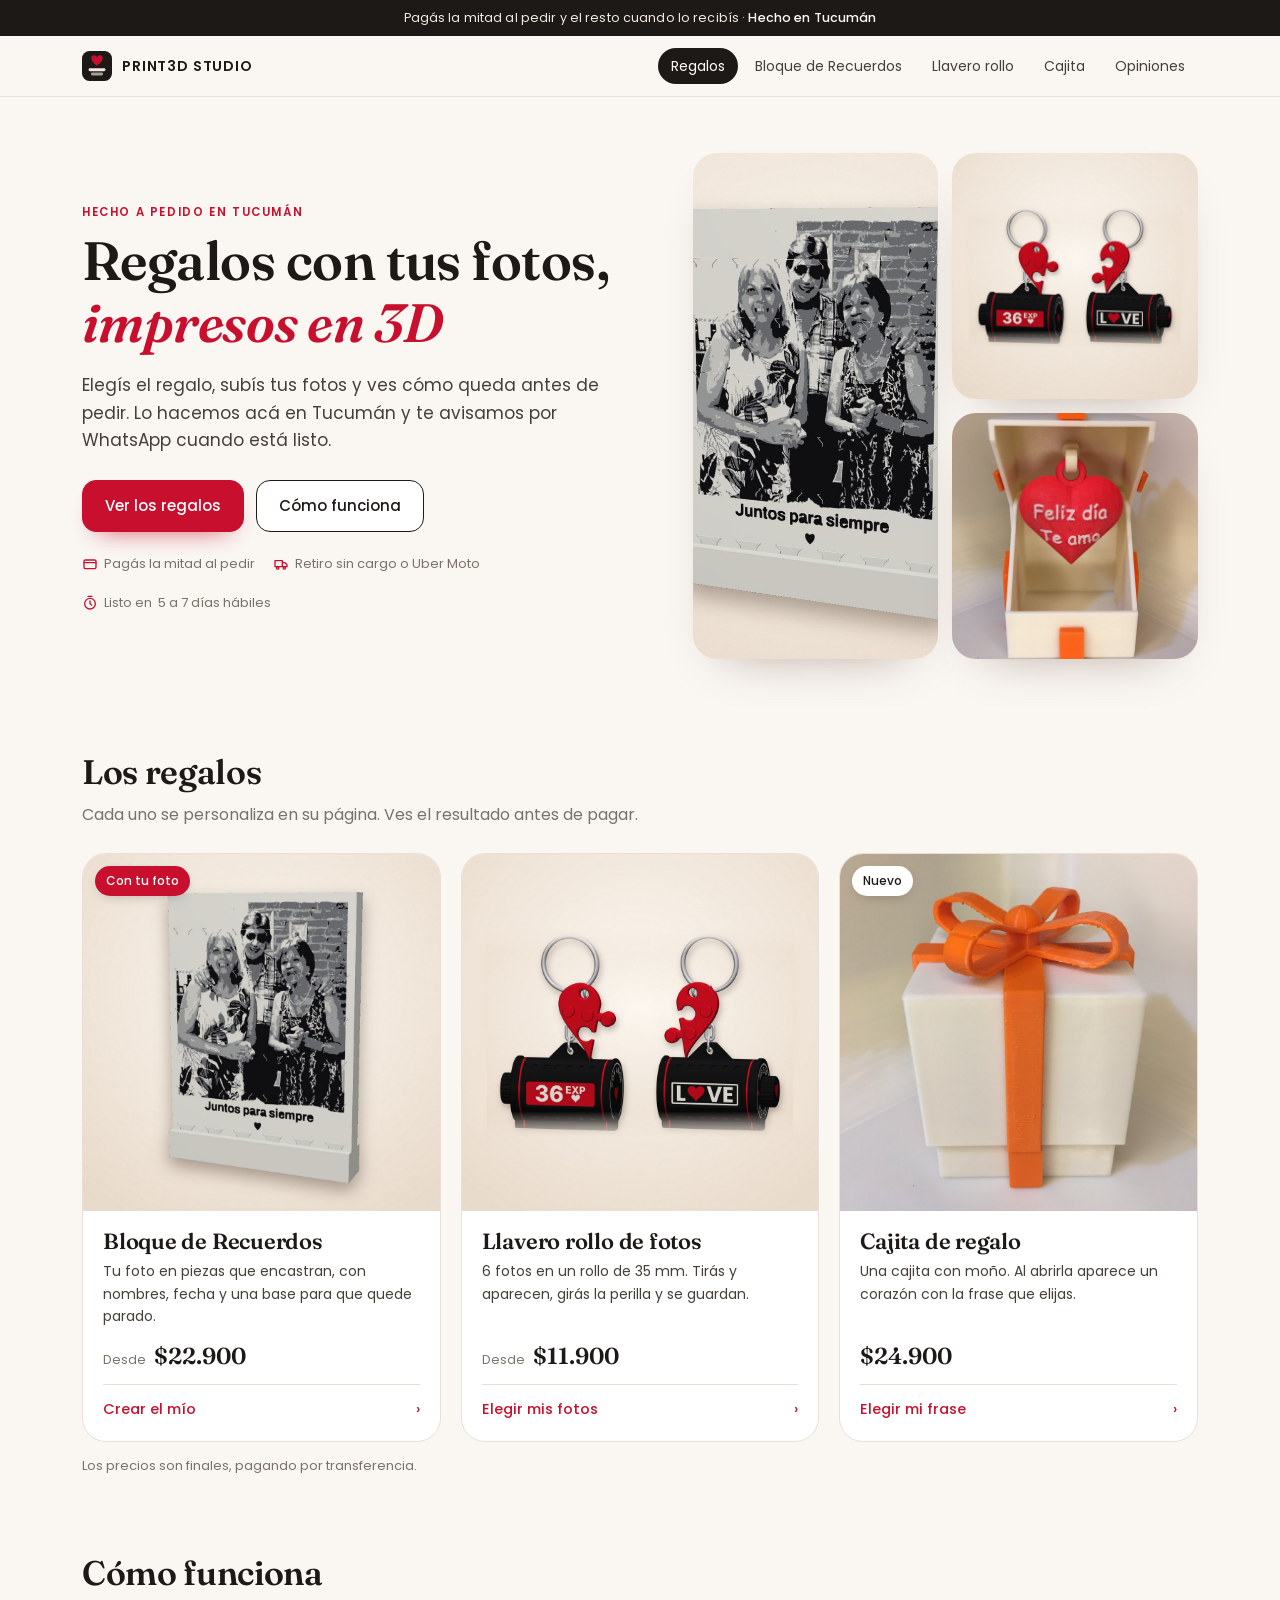
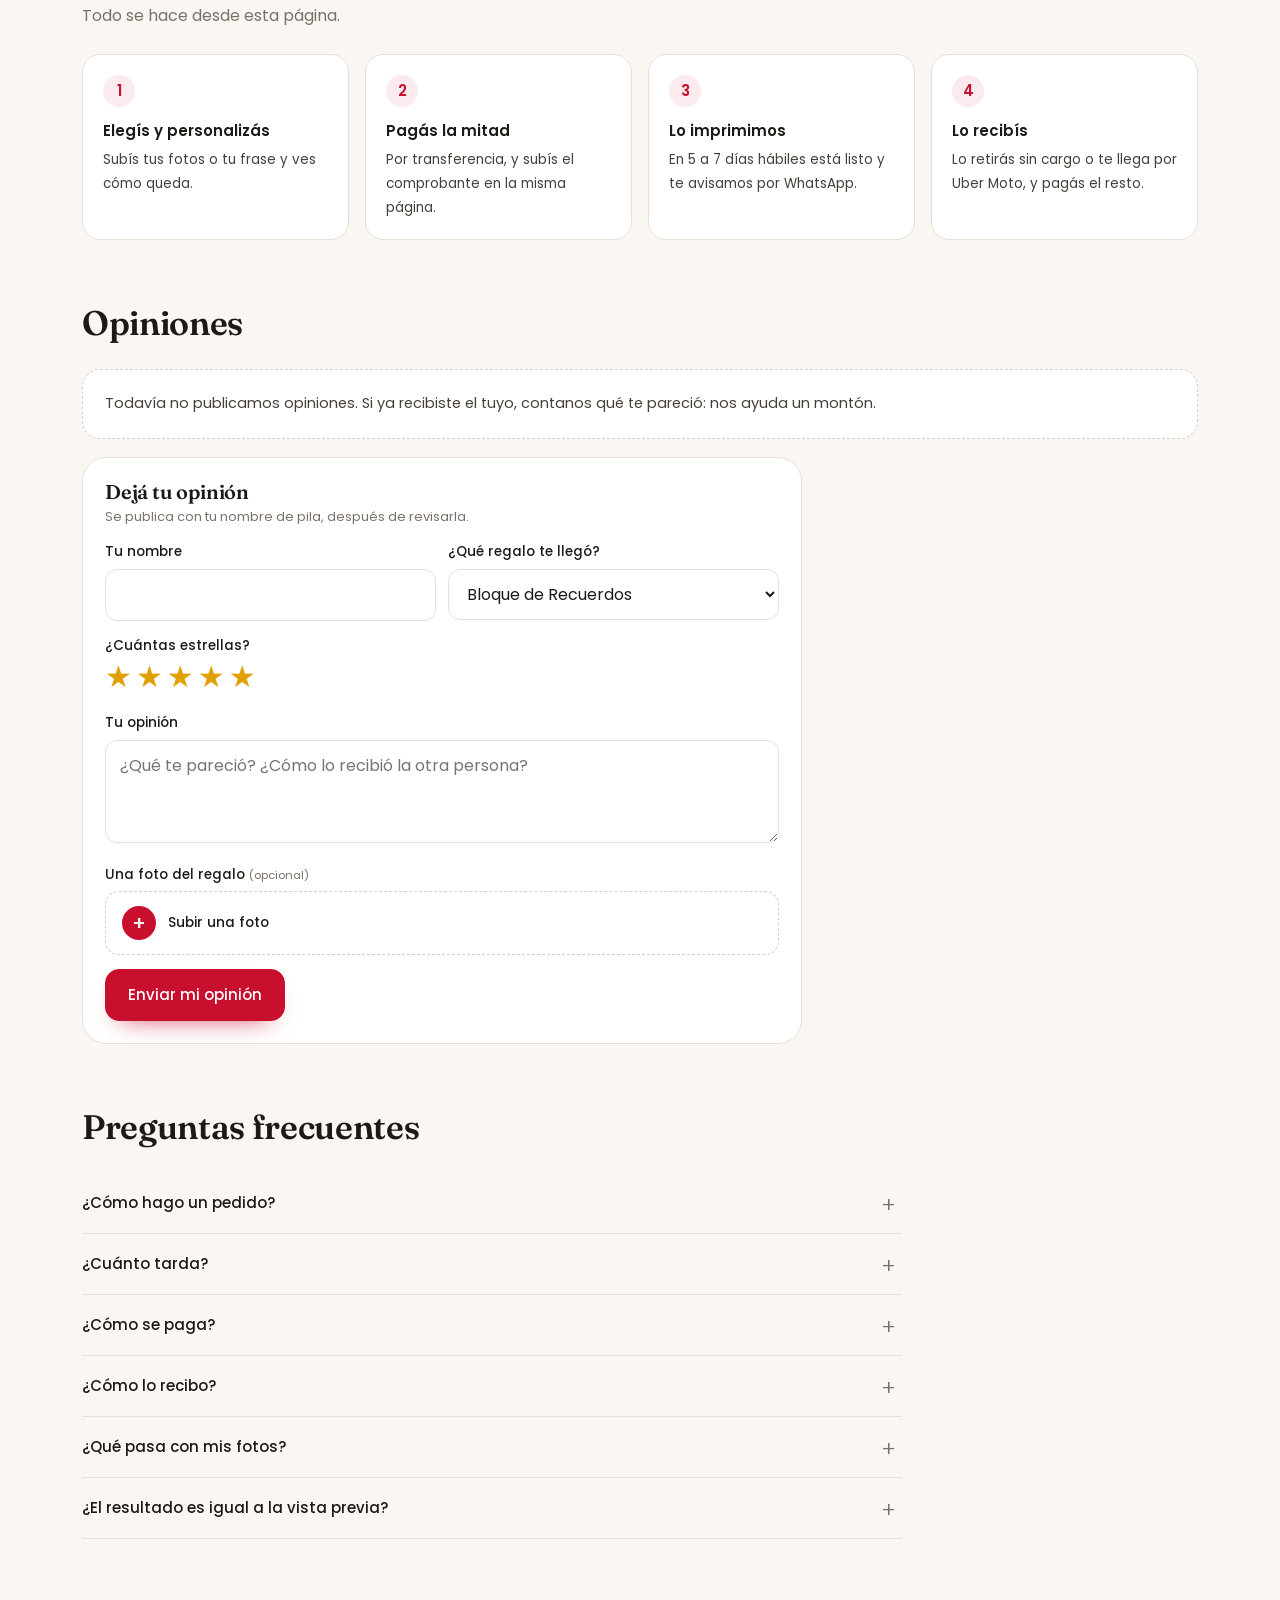
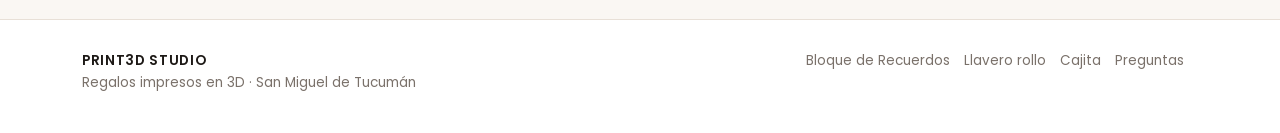
<file: index.html>
<!doctype html>
<html lang="es">
<head>
<meta charset="utf-8">
<meta name="viewport" content="width=device-width, initial-scale=1, viewport-fit=cover">
<title>PRINT3D STUDIO · Regalos con tus fotos, impresos en 3D</title>
<meta name="description" content="Bloque de Recuerdos, llavero rollo de fotos y cajita de regalo. Los personalizás en la página, ves cómo quedan y pagás la mitad. Hechos en Tucumán.">
<meta property="og:title" content="PRINT3D STUDIO · Regalos con tus fotos, impresos en 3D">
<meta property="og:description" content="Bloque de Recuerdos, llavero rollo de fotos y cajita de regalo. Los personalizás en la página, ves cómo quedan y pagás la mitad. Hechos en Tucumán.">
<meta property="og:image" content="bloque-1.jpg">
<meta property="og:type" content="website">
<meta name="theme-color" content="#faf7f3">
<link rel="icon" href="data:image/svg+xml,<svg viewBox='0 0 32 32' xmlns='http://www.w3.org/2000/svg'><rect width='32' height='32' rx='8' fill='%231d1916'/><rect x='7' y='18.5' width='18' height='3' rx='1.5' fill='%23f3ece4'/><rect x='9.5' y='23' width='13' height='3' rx='1.5' fill='%23a89d92'/><path d='M16 15.6s-6-3.6-6-7.5a3.1 3.1 0 0 1 6-1.5a3.1 3.1 0 0 1 6 1.5c0 3.9-6 7.5-6 7.5z' fill='%23c8102e'/></svg>">
<link rel="preconnect" href="https://fonts.googleapis.com"><link rel="preconnect" href="https://fonts.gstatic.com" crossorigin>
<link rel="stylesheet" href="https://fonts.googleapis.com/css2?family=Fraunces:ital,opsz,wght@0,9..144,500;0,9..144,600;1,9..144,500;1,9..144,600&family=Poppins:wght@400;500;600;700&display=swap">
<link rel="stylesheet" href="estilo.css">
</head>
<body>
<div class="announce">Pagás la mitad al pedir y el resto cuando lo recibís · <b>Hecho en Tucumán</b></div>
<header class="top"><div class="in">
  <a class="brand" href="index.html"><svg viewBox="0 0 32 32" aria-hidden="true"><rect width="32" height="32" rx="8" fill="#1d1916"/><rect x="7" y="18.5" width="18" height="3" rx="1.5" fill="#f3ece4"/><rect x="9.5" y="23" width="13" height="3" rx="1.5" fill="#a89d92"/><path d="M16 15.6s-6-3.6-6-7.5a3.1 3.1 0 0 1 6-1.5a3.1 3.1 0 0 1 6 1.5c0 3.9-6 7.5-6 7.5z" fill="#c8102e"/></svg><span data-t="nombre">PRINT3D STUDIO</span></a>
  <nav><a href="index.html#regalos" class="on">Regalos</a><a href="bloque.html">Bloque de Recuerdos</a><a href="rollo.html">Llavero rollo</a><a href="caja.html">Cajita</a><a href="index.html#opiniones">Opiniones</a></nav>
</div></header>
<main class="wrap">
<section class="hero">
  <div>
    <span class="eyebrow">Hecho a pedido en Tucumán</span>
    <h1>Regalos con tus fotos, <em>impresos en 3D</em></h1>
    <p>Elegís el regalo, subís tus fotos y ves cómo queda antes de pedir. Lo hacemos acá en Tucumán y te avisamos por WhatsApp cuando está listo.</p>
    <div class="ctas"><a class="btn primary" href="#regalos">Ver los regalos</a><a class="btn" href="#como">Cómo funciona</a></div>
    <div class="trustrow">
      <span><svg viewBox="0 0 24 24" fill="none" stroke="currentColor" stroke-width="2" stroke-linecap="round" stroke-linejoin="round"><rect x="3" y="6" width="18" height="13" rx="2"/><path d="M3 10h18"/></svg>Pagás la mitad al pedir</span>
      <span><svg viewBox="0 0 24 24" fill="none" stroke="currentColor" stroke-width="2" stroke-linecap="round" stroke-linejoin="round"><path d="M3 7h11v9H3zM14 10h4l3 3v3h-7"/><circle cx="7" cy="18" r="1.8"/><circle cx="17" cy="18" r="1.8"/></svg>Retiro sin cargo o Uber Moto</span>
      <span><svg viewBox="0 0 24 24" fill="none" stroke="currentColor" stroke-width="2" stroke-linecap="round"><circle cx="12" cy="13" r="8"/><path d="M12 9v4l2.5 2M9 2h6"/></svg>Listo en<span data-t="demora"></span></span>
    </div>
  </div>
  <div class="pics">
    <img src="bloque-1.jpg" alt="Bloque de Recuerdos">
    <img src="rollo-1.jpg" alt="Llaveros rollo de fotos">
    <img src="caja-2.jpg" alt="Cajita de regalo abierta">
  </div>
</section>

<section class="block" id="regalos">
  <header><h2>Los regalos</h2><p class="lead">Cada uno se personaliza en su página. Ves el resultado antes de pagar.</p></header>
  <div class="prods">
    <a class="pc" href="bloque.html">
      <div class="pimg"><img src="bloque-1.jpg" alt="Bloque de Recuerdos" loading="lazy"><span class="tag red">Con tu foto</span></div>
      <div class="pb"><h3>Bloque de Recuerdos</h3><p>Tu foto en piezas que encastran, con nombres, fecha y una base para que quede parado.</p>
        <div class="pr"><span>Desde</span><b id="pBloque"></b></div><span class="go">Crear el mío <span>›</span></span></div>
    </a>
    <a class="pc" href="rollo.html">
      <div class="pimg"><img src="rollo-1.jpg" alt="Llavero rollo de fotos" loading="lazy"></div>
      <div class="pb"><h3>Llavero rollo de fotos</h3><p>6 fotos en un rollo de 35 mm. Tirás y aparecen, girás la perilla y se guardan.</p>
        <div class="pr"><span>Desde</span><b id="pRollo"></b></div><span class="go">Elegir mis fotos <span>›</span></span></div>
    </a>
    <a class="pc" href="caja.html">
      <div class="pimg"><img src="caja-1.jpg" alt="Cajita de regalo" loading="lazy"><span class="tag">Nuevo</span></div>
      <div class="pb"><h3>Cajita de regalo</h3><p>Una cajita con moño. Al abrirla aparece un corazón con la frase que elijas.</p>
        <div class="pr"><b id="pCaja"></b></div><span class="go">Elegir mi frase <span>›</span></span></div>
    </a>
  </div>
  <p class="small" style="margin-top:14px">Los precios son finales, pagando por transferencia.</p>
</section>

<section class="block" id="como">
  <header><h2>Cómo funciona</h2><p class="lead">Todo se hace desde esta página.</p></header>
  <div class="steps">
    <div><b>Elegís y personalizás</b><span>Subís tus fotos o tu frase y ves cómo queda.</span></div>
    <div><b>Pagás la mitad</b><span>Por transferencia, y subís el comprobante en la misma página.</span></div>
    <div><b>Lo imprimimos</b><span>En <span data-t="demora"></span> está listo y te avisamos por WhatsApp.</span></div>
    <div><b>Lo recibís</b><span>Lo retirás sin cargo o te llega por Uber Moto, y pagás el resto.</span></div>
  </div>
</section>

<section class="block" id="opiniones">
  <header><h2>Opiniones</h2></header>
  <div id="revList"></div>
  <div id="revForm"></div>
</section>

<section class="block" id="preguntas">
  <header><h2>Preguntas frecuentes</h2></header>
  <div class="faq" id="faq"></div>
</section>
</main>

<footer class="foot"><div class="in">
  <div><b data-t="nombre">PRINT3D STUDIO</b><br>Regalos impresos en 3D · <span data-t="ciudad"></span></div>
  <div><a href="bloque.html">Bloque de Recuerdos</a><a href="rollo.html">Llavero rollo</a><a href="caja.html">Cajita</a><a href="index.html#preguntas">Preguntas</a></div>
</div></footer>
<script src="config.js"></script>
<script src="envio.js"></script>
<script src="tienda.js"></script>
<script>
(function () {
  const {T, $, money, esc} = window.Tienda;
  const b = T.bloque || {}, r = (T.rollo || []).map(p => p.precio), c = T.caja || {};
  if (b.precio) $("pBloque").textContent = money(b.precio);
  if (r.length) $("pRollo").textContent = money(Math.min(...r));
  if (c.precio) $("pCaja").textContent = money(c.precio);
  Tienda.renderOpiniones($("revList"));
  Tienda.formOpinion($("revForm"));
  Tienda.faq($("faq"), [
    ["¿Cómo hago un pedido?", "Entrás al regalo que te guste, lo personalizás en su página y ves cómo queda. Después completás tus datos, pagás la mitad por transferencia y subís el comprobante."],
    ["¿Cuánto tarda?", `Está listo en ${esc(T.demora || "pocos días")} desde que se acredita la seña. Te avisamos por WhatsApp.`],
    ["¿Cómo se paga?", "La mitad al hacer el pedido, por transferencia al alias que aparece en la página. La otra mitad, cuando lo recibís."],
    ["¿Cómo lo recibo?", (T.entregas || []).map(esc).join(". ") + "."],
    ["¿Qué pasa con mis fotos?", "Se usan solo para hacer tu pedido. No se publican ni se comparten."],
    ["¿El resultado es igual a la vista previa?", "Es muy parecido. Como es una impresión 3D, los tonos y los bordes pueden variar un poquito respecto de lo que ves en la pantalla."]
  ]);
})();
</script>
</body>
</html>
</file>
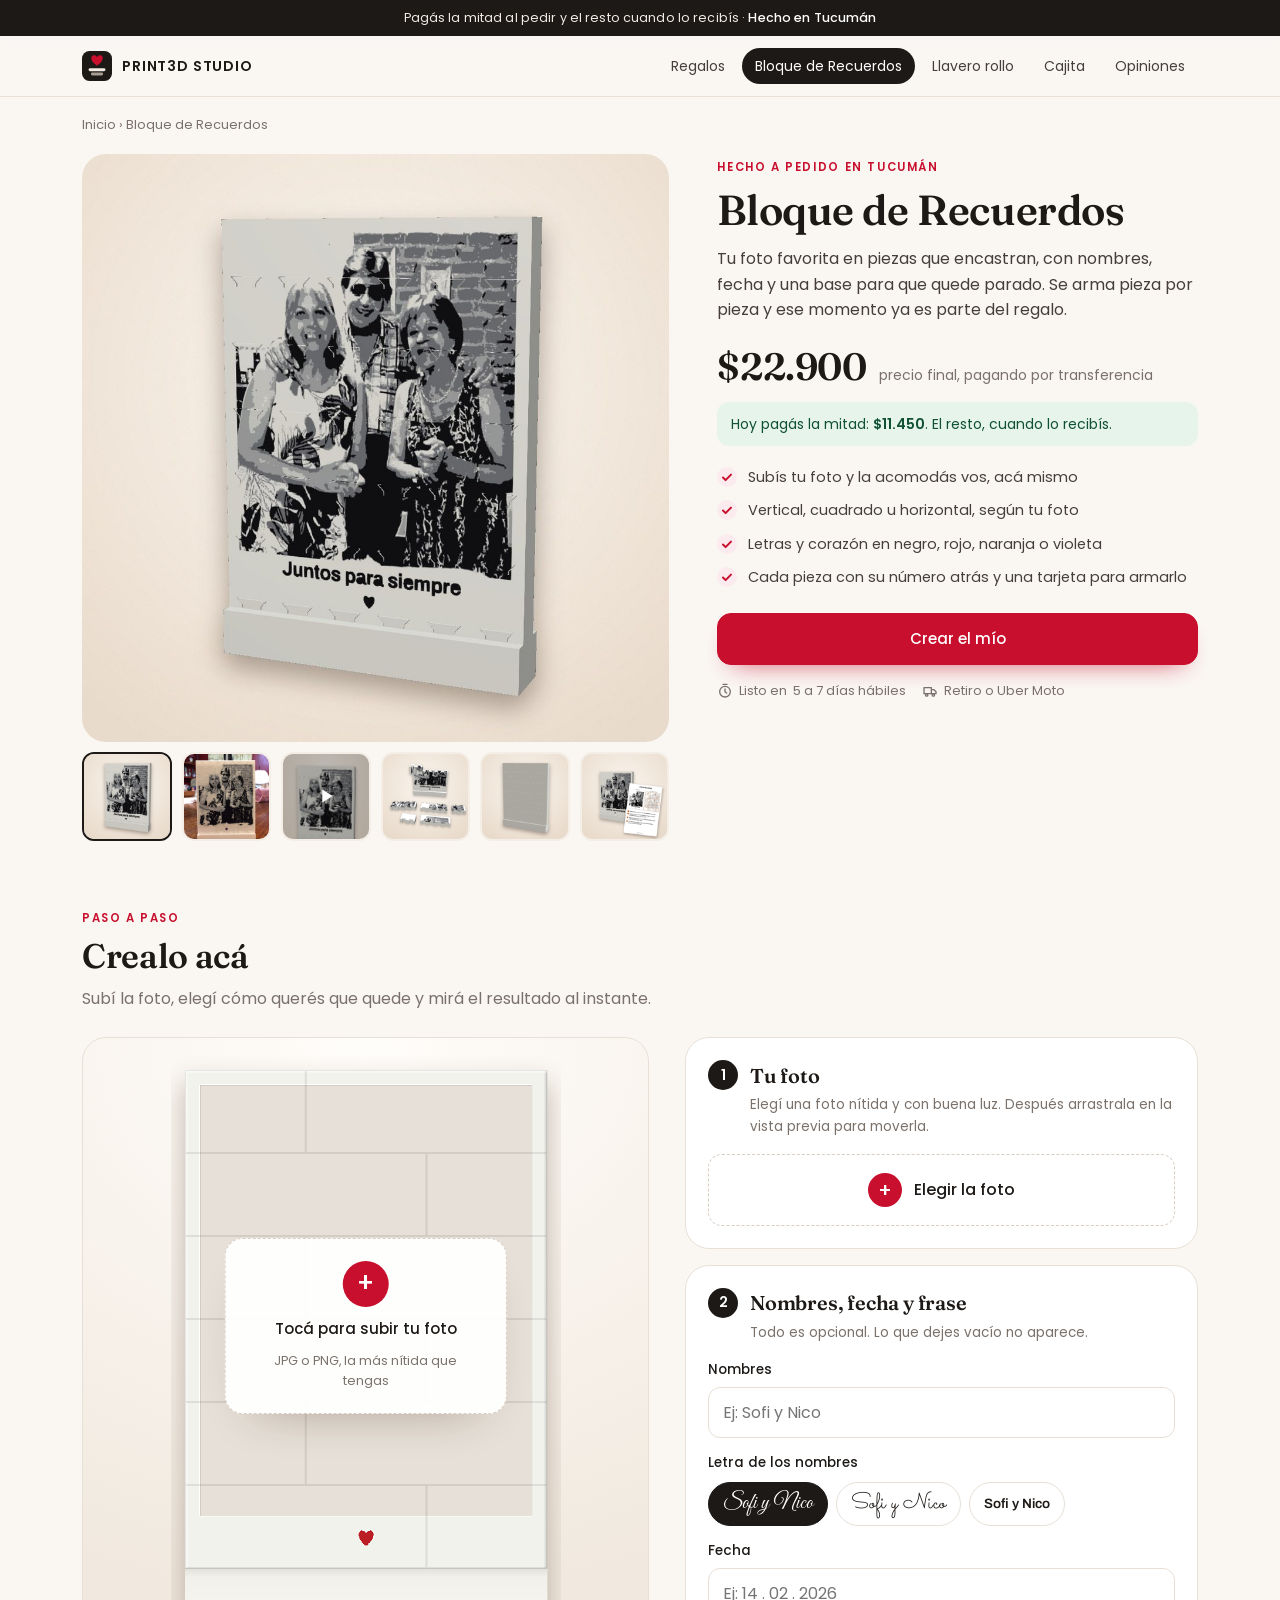
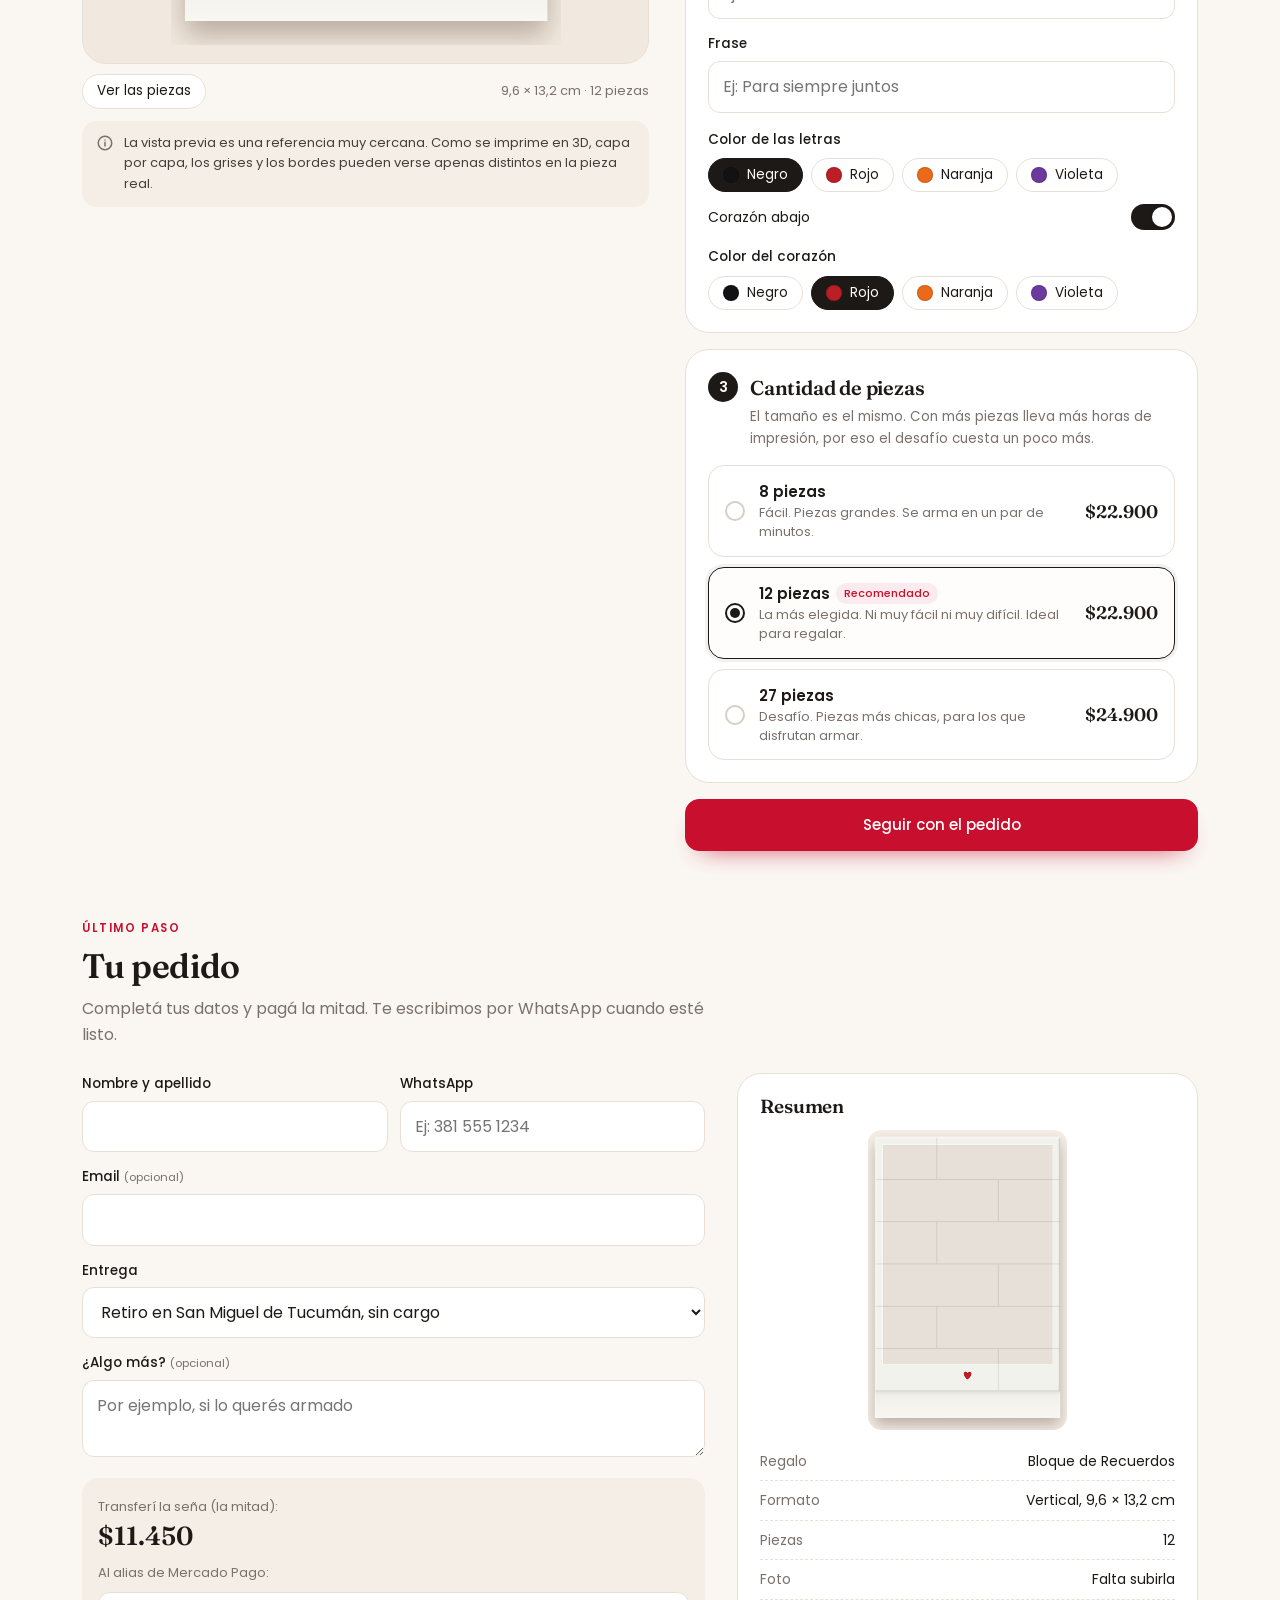
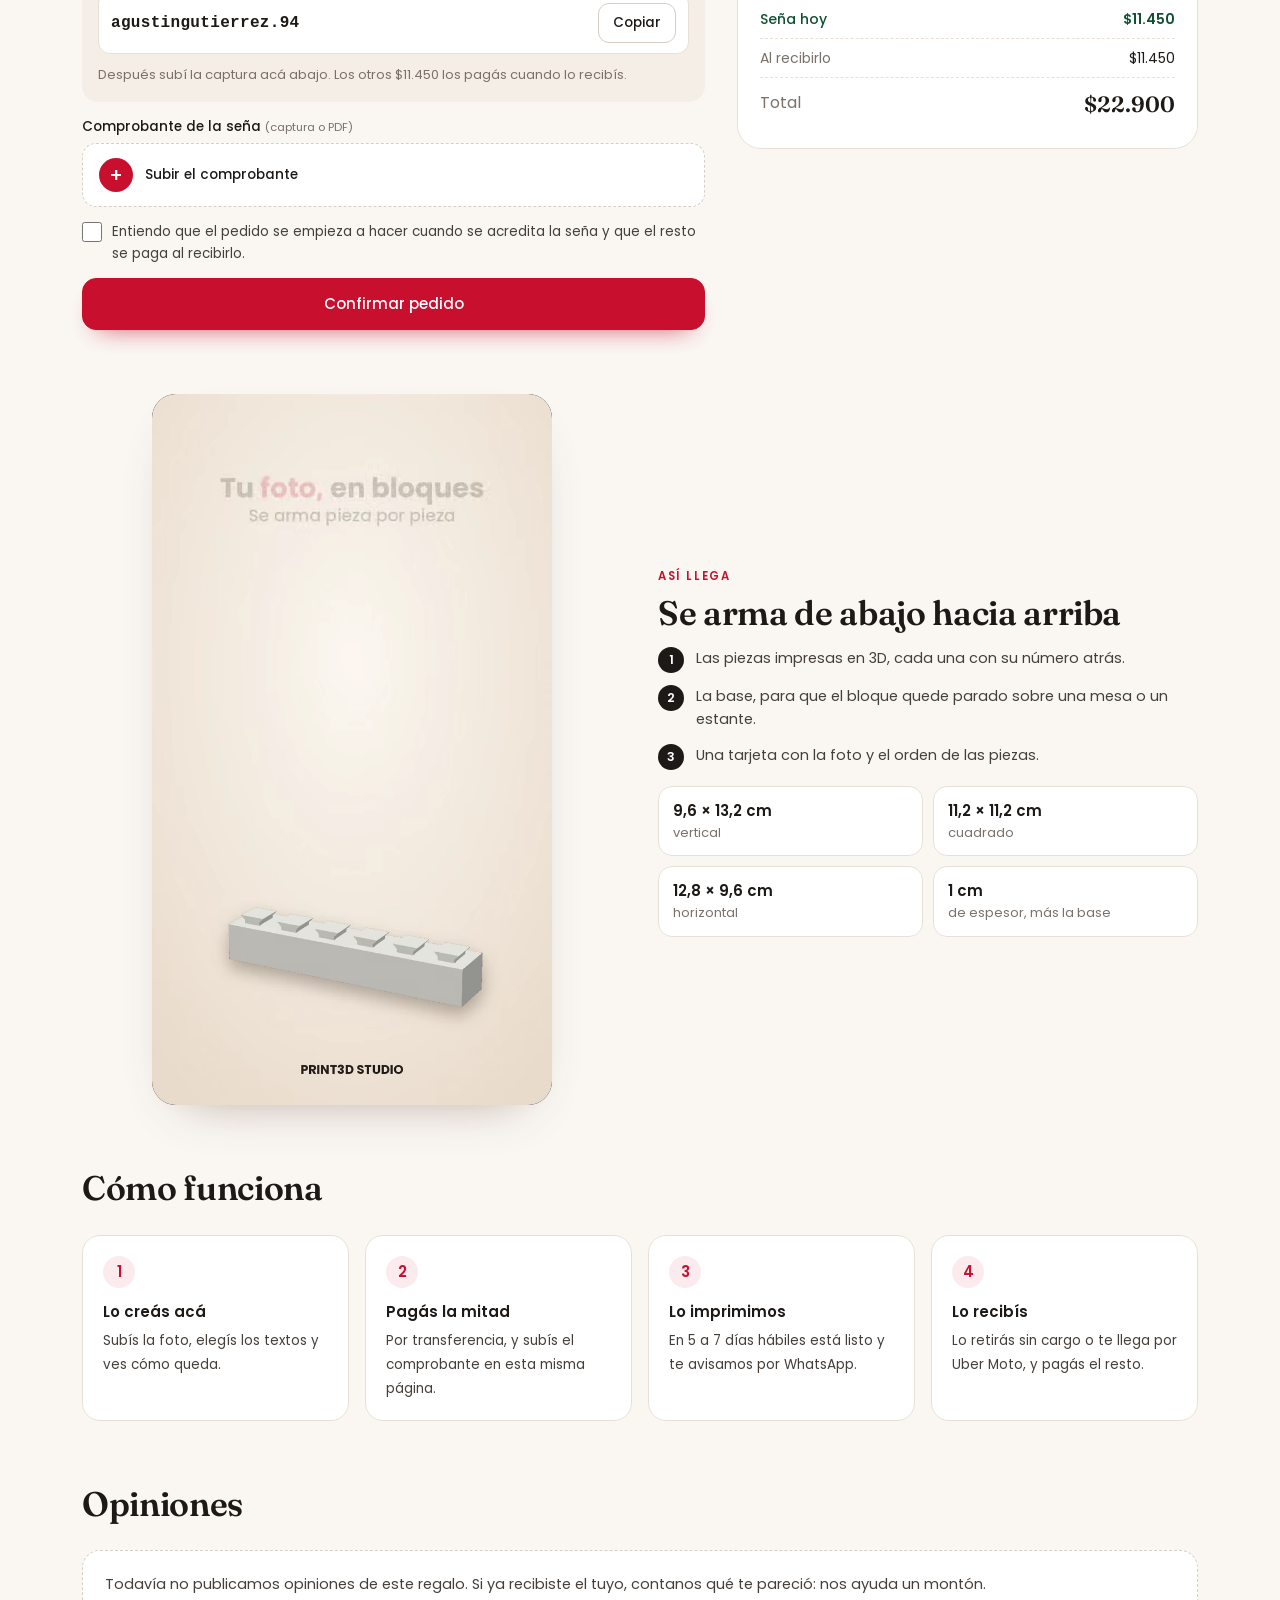
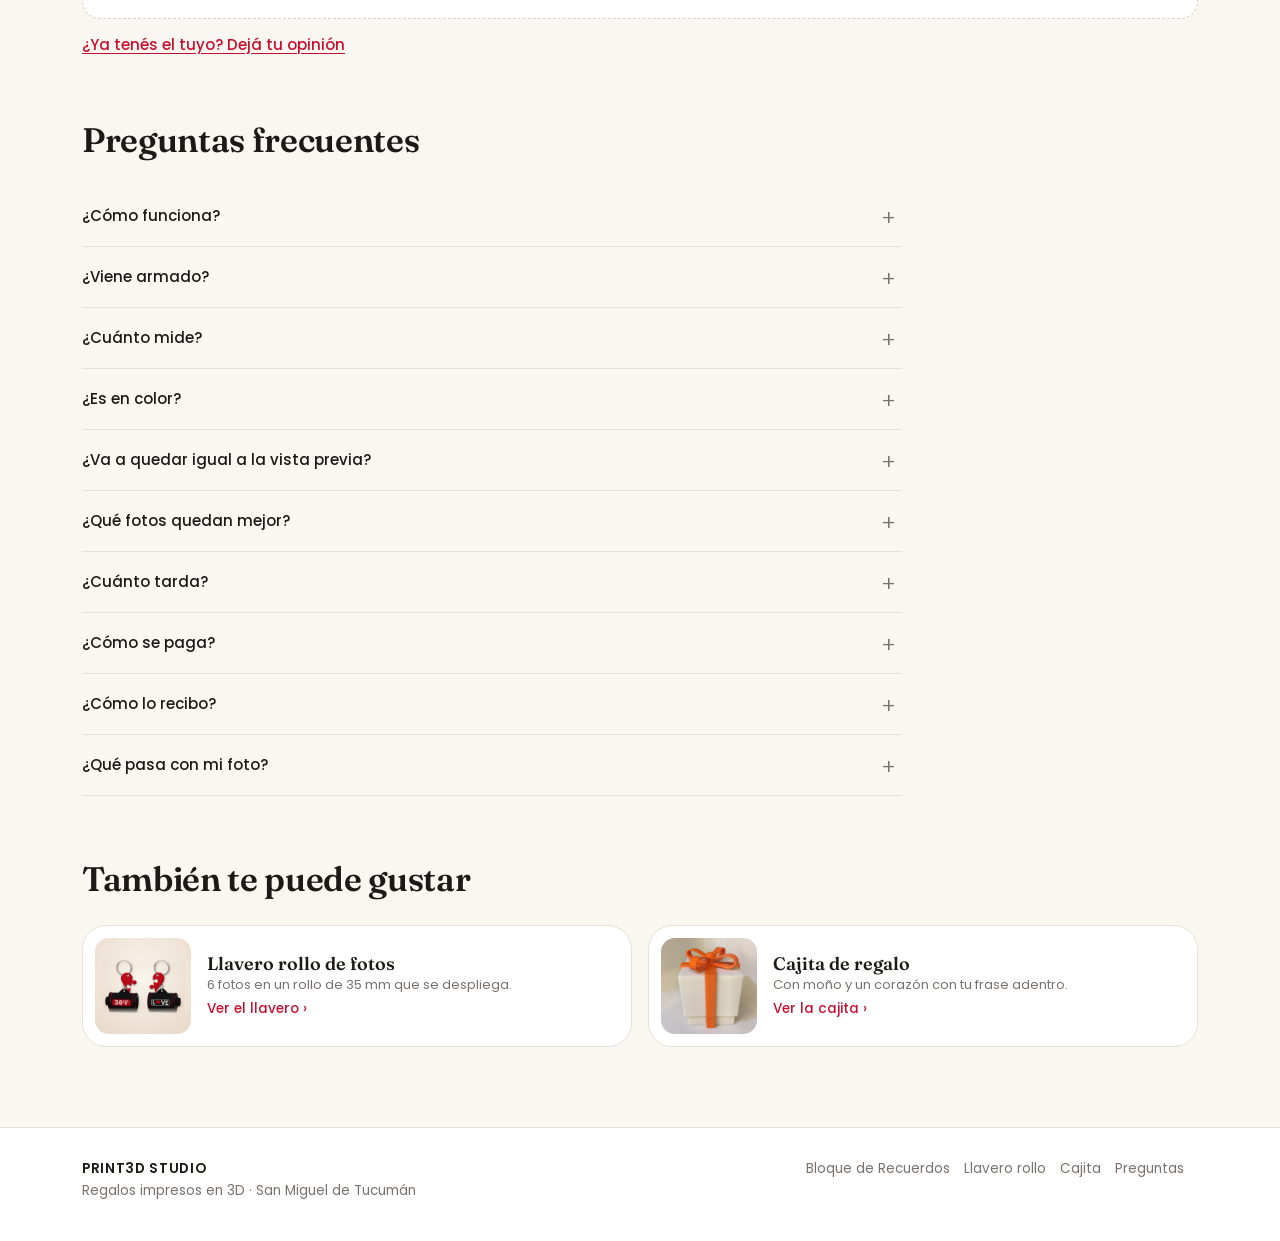
<file: bloque.html>
<!doctype html>
<html lang="es">
<head>
<meta charset="utf-8">
<meta name="viewport" content="width=device-width, initial-scale=1, viewport-fit=cover">
<title>Bloque de Recuerdos · Tu foto en piezas para armar</title>
<meta name="description" content="Tu foto en piezas impresas en 3D que encastran, con nombres, fecha y base. La creás en la página, ves cómo queda y pagás la mitad.">
<meta property="og:title" content="Bloque de Recuerdos · Tu foto en piezas para armar">
<meta property="og:description" content="Tu foto en piezas impresas en 3D que encastran, con nombres, fecha y base. La creás en la página, ves cómo queda y pagás la mitad.">
<meta property="og:image" content="bloque-1.jpg">
<meta property="og:type" content="website">
<meta name="theme-color" content="#faf7f3">
<link rel="icon" href="data:image/svg+xml,<svg viewBox='0 0 32 32' xmlns='http://www.w3.org/2000/svg'><rect width='32' height='32' rx='8' fill='%231d1916'/><rect x='7' y='18.5' width='18' height='3' rx='1.5' fill='%23f3ece4'/><rect x='9.5' y='23' width='13' height='3' rx='1.5' fill='%23a89d92'/><path d='M16 15.6s-6-3.6-6-7.5a3.1 3.1 0 0 1 6-1.5a3.1 3.1 0 0 1 6 1.5c0 3.9-6 7.5-6 7.5z' fill='%23c8102e'/></svg>">
<link rel="preconnect" href="https://fonts.googleapis.com"><link rel="preconnect" href="https://fonts.gstatic.com" crossorigin>
<link rel="stylesheet" href="https://fonts.googleapis.com/css2?family=Fraunces:ital,opsz,wght@0,9..144,500;0,9..144,600;1,9..144,500;1,9..144,600&family=Poppins:wght@400;500;600;700&family=Archivo:wght@500;600;700&family=Great+Vibes&family=Sacramento&display=swap">
<link rel="stylesheet" href="estilo.css">
</head>
<body>
<div class="announce">Pagás la mitad al pedir y el resto cuando lo recibís · <b>Hecho en Tucumán</b></div>
<header class="top"><div class="in">
  <a class="brand" href="index.html"><svg viewBox="0 0 32 32" aria-hidden="true"><rect width="32" height="32" rx="8" fill="#1d1916"/><rect x="7" y="18.5" width="18" height="3" rx="1.5" fill="#f3ece4"/><rect x="9.5" y="23" width="13" height="3" rx="1.5" fill="#a89d92"/><path d="M16 15.6s-6-3.6-6-7.5a3.1 3.1 0 0 1 6-1.5a3.1 3.1 0 0 1 6 1.5c0 3.9-6 7.5-6 7.5z" fill="#c8102e"/></svg><span data-t="nombre">PRINT3D STUDIO</span></a>
  <nav><a href="index.html#regalos">Regalos</a><a href="bloque.html" class="on">Bloque de Recuerdos</a><a href="rollo.html">Llavero rollo</a><a href="caja.html">Cajita</a><a href="index.html#opiniones">Opiniones</a></nav>
</div></header>
<main class="wrap">
<div class="crumbs"><a href="index.html">Inicio</a> › Bloque de Recuerdos</div>

<section class="product">
  <div class="gallery">
    <div class="main" id="gMain"></div>
    <div class="thumbs" id="thumbs"></div>
  </div>
  <div class="pinfo">
    <span class="eyebrow">Hecho a pedido en Tucumán</span>
    <h1>Bloque de Recuerdos</h1>
    <p class="sub">Tu foto favorita en piezas que encastran, con nombres, fecha y una base para que quede parado. Se arma pieza por pieza y ese momento ya es parte del regalo.</p>
    <div class="price"><b class="jsPrecio"></b><span>precio final, pagando por transferencia</span></div>
    <div class="sena">Hoy pagás la mitad: <b class="jsSena"></b>. El resto, cuando lo recibís.</div>
    <ul class="checks">
      <li>Subís tu foto y la acomodás vos, acá mismo</li>
      <li>Vertical, cuadrado u horizontal, según tu foto</li>
      <li>Letras y corazón en negro, rojo, naranja o violeta</li>
      <li>Cada pieza con su número atrás y una tarjeta para armarlo</li>
    </ul>
    <a class="btn primary wide" href="#crear">Crear el mío</a>
    <div class="meta">
      <span><svg viewBox="0 0 24 24" fill="none" stroke="currentColor" stroke-width="2" stroke-linecap="round"><circle cx="12" cy="13" r="8"/><path d="M12 9v4l2.5 2M9 2h6"/></svg>Listo en<span data-t="demora"></span></span>
      <span><svg viewBox="0 0 24 24" fill="none" stroke="currentColor" stroke-width="2" stroke-linecap="round" stroke-linejoin="round"><path d="M3 7h11v9H3zM14 10h4l3 3v3h-7"/><circle cx="7" cy="18" r="1.8"/><circle cx="17" cy="18" r="1.8"/></svg>Retiro o Uber Moto</span>
    </div>
  </div>
</section>

<section class="block" id="crear">
  <header><span class="eyebrow">Paso a paso</span><h2>Crealo acá</h2><p class="lead">Subí la foto, elegí cómo querés que quede y mirá el resultado al instante.</p></header>
  <div class="studio">
    <div class="stage">
      <div class="canvasBox" id="bBox">
        <canvas id="bpv" aria-label="Vista previa del bloque"></canvas>
        <button class="emptyCta" id="bEmpty" type="button"><i>+</i>Tocá para subir tu foto<small>JPG o PNG, la más nítida que tengas</small></button>
      </div>
      <div class="stageBar">
        <div class="chips"><button class="chip" type="button" id="bParts">Ver las piezas</button></div>
        <span class="small" id="bSize"></span>
      </div>
      <div class="note"><svg viewBox="0 0 24 24" fill="none" stroke="currentColor" stroke-width="2" stroke-linecap="round"><circle cx="12" cy="12" r="9"/><path d="M12 11v5M12 8h.01"/></svg>
        <span>La vista previa es una referencia muy cercana. Como se imprime en 3D, capa por capa, los grises y los bordes pueden verse apenas distintos en la pieza real.</span></div>
    </div>

    <div class="controls">
      <div class="card">
        <h3><span class="n">1</span>Tu foto</h3>
        <p class="sub">Elegí una foto nítida y con buena luz. Después arrastrala en la vista previa para moverla.</p>
        <label class="upbtn big" id="bPhotoBtn"><input id="bFile" type="file" accept="image/*" class="hidden"><i>+</i><span>Elegir la foto</span></label>
        <div id="bTools" class="hidden">
          <div class="ctl"><div class="lbl">Formato <small id="bFmtHint"></small></div><div class="chips" id="bFormato"></div></div>
          <div class="ctl"><div class="lbl">Cómo entra la foto</div><div class="chips" id="bEncuadre"></div></div>
          <div class="ctl"><div class="lbl">Estilo de la foto <small>probá varios</small></div><div class="chips" id="bEstilo"></div></div>
          <label class="toggle"><span>Marco fino alrededor de la foto</span><input type="checkbox" id="bMarco"></label>
          <div class="ctl"><label for="bZoom">Acercar <small id="bZoomV"></small></label><div class="range"><input type="range" id="bZoom" min="1" max="2.5" step="0.01"></div></div>
          <div class="ctl"><label for="bLuz">Luz <small id="bLuzV"></small></label><div class="range"><input type="range" id="bLuz" min="-0.3" max="0.3" step="0.01"></div></div>
          <div class="ctl"><label for="bCtr">Contraste <small id="bCtrV"></small></label><div class="range"><input type="range" id="bCtr" min="0.7" max="1.6" step="0.01"></div></div>
          <p style="margin:14px 0 0"><button class="link" type="button" id="bReset">Volver a como estaba</button></p>
        </div>
      </div>

      <div class="card">
        <h3><span class="n">2</span>Nombres, fecha y frase</h3>
        <p class="sub">Todo es opcional. Lo que dejes vacío no aparece.</p>
        <div class="field"><label for="bNames">Nombres</label><input id="bNames" type="text" maxlength="30" placeholder="Ej: Sofi y Nico"></div>
        <div class="ctl" style="margin-top:0;margin-bottom:14px"><div class="lbl">Letra de los nombres</div><div class="chips" id="bFont"></div></div>
        <div class="field"><label for="bDate">Fecha</label><input id="bDate" type="text" maxlength="20" placeholder="Ej: 14 . 02 . 2026"></div>
        <div class="field"><label for="bMsg">Frase</label><input id="bMsg" type="text" maxlength="40" placeholder="Ej: Para siempre juntos"></div>
        <div class="ctl"><div class="lbl">Color de las letras</div><div class="chips" id="bColL"></div></div>
        <label class="toggle"><span>Corazón abajo</span><input type="checkbox" id="bHeart" checked></label>
        <div class="ctl" id="bColHWrap"><div class="lbl">Color del corazón</div><div class="chips" id="bColH"></div></div>
      </div>

      <div class="card">
        <h3><span class="n">3</span>Cantidad de piezas</h3>
        <p class="sub">El tamaño es el mismo. Con más piezas lleva más horas de impresión, por eso el desafío cuesta un poco más.</p>
        <div class="opts" id="bPiezas"></div>
      </div>
      <a class="btn primary wide" href="#pedido">Seguir con el pedido</a>
    </div>
  </div>
</section>

<section class="block" id="pedido">
  <header><span class="eyebrow">Último paso</span><h2>Tu pedido</h2><p class="lead">Completá tus datos y pagá la mitad. Te escribimos por WhatsApp cuando esté listo.</p></header>
  <div class="order">
    <div>
      <div class="two">
        <div class="field"><label for="fNombre">Nombre y apellido</label><input id="fNombre" type="text" autocomplete="name"></div>
        <div class="field"><label for="fWa">WhatsApp</label><input id="fWa" type="tel" autocomplete="tel" placeholder="Ej: 381 555 1234"></div>
      </div>
      <div class="field"><label for="fEmail">Email <small>(opcional)</small></label><input id="fEmail" type="email" autocomplete="email"></div>
      <div class="field"><label for="fEntrega">Entrega</label><select id="fEntrega"></select></div>
      <div class="field" id="dirField"><label for="fDir">Dirección para el Uber Moto</label><input id="fDir" type="text" autocomplete="street-address" placeholder="Calle, número y barrio"></div>
      <div class="field"><label for="fNotas">¿Algo más? <small>(opcional)</small></label><textarea id="fNotas" rows="2" placeholder="Por ejemplo, si lo querés armado"></textarea></div>
      <div class="paybox" id="payBox"></div>
      <div class="field"><label>Comprobante de la seña <small>(captura o PDF)</small></label><label class="upbtn"><input id="fComp" type="file" accept="image/*,application/pdf" class="hidden"><i>+</i><span>Subir el comprobante</span></label></div>
      <label class="check"><input type="checkbox" id="fAcepto"><span>Entiendo que el pedido se empieza a hacer cuando se acredita la seña y que el resto se paga al recibirlo.</span></label>
      <button class="btn primary wide" id="sendBtn" type="button">Confirmar pedido</button>
      <div class="err" id="err"></div>
      <div class="ok" id="ok"></div>
    </div>
    <aside class="summary">
      <h3>Resumen</h3>
      <canvas id="sumImg" class="thumbSum" aria-hidden="true"></canvas>
      <div class="srow"><span>Regalo</span><span>Bloque de Recuerdos</span></div>
      <div class="srow"><span>Formato</span><span id="sumFmt"></span></div>
      <div class="srow"><span>Piezas</span><span id="sumPz"></span></div>
      <div class="srow"><span>Foto</span><span id="sumFoto"></span></div>
      <div class="srow hl"><span>Seña hoy</span><span class="jsSena"></span></div>
      <div class="srow"><span>Al recibirlo</span><span class="jsResto"></span></div>
      <div class="srow tot"><span>Total</span><span class="jsPrecio"></span></div>
    </aside>
  </div>
</section>

<section class="block" id="video">
  <div class="duo">
    <div class="vid"><video poster="bloque-poster.jpg" autoplay muted loop playsinline preload="metadata"><source src="bloque-video.mp4" type="video/mp4"><source src="bloque-video.webm" type="video/webm"></video></div>
    <div>
      <span class="eyebrow">Así llega</span>
      <h2>Se arma de abajo hacia arriba</h2>
      <ul class="inc">
        <li><i>1</i><div>Las piezas impresas en 3D, cada una con su número atrás.</div></li>
        <li><i>2</i><div>La base, para que el bloque quede parado sobre una mesa o un estante.</div></li>
        <li><i>3</i><div>Una tarjeta con la foto y el orden de las piezas.</div></li>
      </ul>
      <div class="specs">
        <div><b>9,6 × 13,2 cm</b>vertical</div>
        <div><b>11,2 × 11,2 cm</b>cuadrado</div>
        <div><b>12,8 × 9,6 cm</b>horizontal</div>
        <div><b>1 cm</b>de espesor, más la base</div>
      </div>
    </div>
  </div>
</section>

<section class="block" id="como">
  <header><h2>Cómo funciona</h2></header>
  <div class="steps">
    <div><b>Lo creás acá</b><span>Subís la foto, elegís los textos y ves cómo queda.</span></div>
    <div><b>Pagás la mitad</b><span>Por transferencia, y subís el comprobante en esta misma página.</span></div>
    <div><b>Lo imprimimos</b><span>En <span data-t="demora"></span> está listo y te avisamos por WhatsApp.</span></div>
    <div><b>Lo recibís</b><span>Lo retirás sin cargo o te llega por Uber Moto, y pagás el resto.</span></div>
  </div>
</section>

<section class="block" id="opiniones">
  <header><h2>Opiniones</h2></header>
  <div id="revList"></div>
  <details style="margin-top:14px"><summary class="link" style="list-style:none;display:inline-block">¿Ya tenés el tuyo? Dejá tu opinión</summary><div id="revForm"></div></details>
</section>

<section class="block" id="preguntas">
  <header><h2>Preguntas frecuentes</h2></header>
  <div class="faq" id="faq"></div>
</section>

<section class="block">
  <header><h2>También te puede gustar</h2></header>
  <div class="xsell">
    <a class="xc" href="rollo.html"><img src="rollo-1.jpg" alt="Llavero rollo de fotos"><div><b>Llavero rollo de fotos</b><span>6 fotos en un rollo de 35 mm que se despliega.</span><em>Ver el llavero ›</em></div></a>
    <a class="xc" href="caja.html"><img src="caja-1.jpg" alt="Cajita de regalo"><div><b>Cajita de regalo</b><span>Con moño y un corazón con tu frase adentro.</span><em>Ver la cajita ›</em></div></a>
  </div>
</section>
</main>

<footer class="foot"><div class="in">
  <div><b data-t="nombre">PRINT3D STUDIO</b><br>Regalos impresos en 3D · <span data-t="ciudad"></span></div>
  <div><a href="bloque.html">Bloque de Recuerdos</a><a href="rollo.html">Llavero rollo</a><a href="caja.html">Cajita</a><a href="index.html#preguntas">Preguntas</a></div>
</div></footer>
<script src="config.js"></script>
<script src="envio.js"></script>
<script src="tienda.js"></script>
<script>
"use strict";
(function () {
const {T, $, money, half, esc, toast} = window.Tienda;
// precio segun las piezas: el "desafio" lleva mas horas de impresion
const tier = () => Object.keys(FORMATS[S.formato].pz).map(Number).sort((a, b) => a - b).indexOf(S.piezas);
const precioDe = i => { const b = T.bloque || {}; return (i === 2 ? b.desafio : b.precio) || b.precio || 0; };
const PRECIO = () => precioDe(tier());

// ======================================================================= estado (mismos nombres que la Fabrica)
const UNIT = 16, RES = 0.2; let ROW = 22;
const S = {img: null, src: null, offY: 0, offX: 0, zoom: 1.0, ctr: 1.1, brt: 0, names: "", top: false, sep: 0.14,
  date: "", msg: "", heart: true, cols: 6, rows: 6, dot: 1.0, fit: "suelto", dep: 10, sty: "gris", font: "Great Vibes", piezas: 12, num: true,
  formato: "v", encuadre: "completa", estilo: "natural", marco: false, bisel: true, colLetras: "negro", colCorazon: "rojo"};
const W = () => S.cols * UNIT, H = () => S.rows * ROW;
const NX = () => Math.round(W() / RES), NY = () => Math.round(H() / RES);
let lastBits = null;
function panelBitmap() { return panelLevels(); }

/* Copiado tal cual de la Fabrica de Bloques: la vista previa sale igual a lo que se imprime */
const FORMATS={
  v:{nombre:"Vertical", cols:6, pz:{8:{rows:4,row:33,a:[4,2],b:[2,4]}, 12:{rows:6,row:22,a:[4,2],b:[2,4]}, 27:{rows:11,row:12}}},
  c:{nombre:"Cuadrado", cols:7, pz:{8:{rows:4,row:28,a:[4,3],b:[3,4]}, 14:{rows:7,row:16,a:[4,3],b:[3,4]}, 24:{rows:8,row:14,a:[3,2,2],b:[2,2,3]}}},
  h:{nombre:"Horizontal", cols:8, pz:{8:{rows:4,row:24,a:[5,3],b:[3,5]}, 12:{rows:6,row:16,a:[5,3],b:[3,5]}, 24:{rows:8,row:12,a:[3,3,2],b:[2,3,3]}}},
  v0:{nombre:"Vertical 96 x 120 (viejo)", cols:6, oculto:true, pz:{8:{rows:4,row:30,a:[4,2],b:[2,4]}, 12:{rows:6,row:20,a:[4,2],b:[2,4]}, 25:{rows:10,row:12}}}
};
const ESTILOS={
  natural:{nombre:"Natural", c:1, b:0, gam:1, shp:0.55, loc:0},
  luminosa:{nombre:"Luminosa", c:0.92, b:0.10, gam:0.70, shp:0.45, loc:0},
  suave:{nombre:"Suave", c:0.74, b:0.06, gam:0.86, shp:0.12, loc:0},
  detalle:{nombre:"Más detalle", c:1.0, b:0.02, gam:0.95, shp:0.7, loc:0.75},
  contraste:{nombre:"Con contraste", c:1.36, b:0, gam:1.0, shp:0.8, loc:0},
  dramatica:{nombre:"Dramática", c:1.45, b:-0.02, gam:1.15, shp:0.9, loc:0.35}
};
const COLORES={negro:{nombre:"Negro",rgb:[18,18,20]}, rojo:{nombre:"Rojo",rgb:[188,30,38]},
  naranja:{nombre:"Naranja",rgb:[234,106,26]}, violeta:{nombre:"Violeta",rgb:[108,58,158]}};
const GSTEP=0.2;
const gn =()=>Math.max(4,Math.round(S.dot/GSTEP));   // escalones de blanco
const gtd=()=>gn()*GSTEP/2.9;                        // cuanto tapa el blanco
const ghb=()=>gn()*GSTEP+0.1;                        // techo del negro
const gpz=()=>ghb()+1.2;
function refl(L){ return L>gn() ? 1 : (L===0 ? 0 : 1-Math.exp(-L*GSTEP/gtd())); }
let PAL=null, PALR=null;
const MARGIN=4, BAND=23;
let PHOTO_RECT=null;
let COLMAP=null;
function applyPreset(){
  const F=FORMATS[S.formato]||FORMATS.v; S.formato=FORMATS[S.formato]?S.formato:"v";
  if(!F.pz[S.piezas]){ const ks=Object.keys(F.pz).map(Number).sort((a,b)=>a-b);
    S.piezas=ks.reduce((b,k)=>Math.abs(k-S.piezas)<Math.abs(b-S.piezas)?k:b,ks[0]); }
  const p=F.pz[S.piezas]; S.cols=F.cols; S.rows=p.rows; ROW=p.row;
}
function partition(n,bigFirst){
  const out=[]; let r=n;
  if(bigFirst){ while(r>=3&&(r-3)!==1){out.push(3);r-=3;} while(r>=2){out.push(2);r-=2;} }
  else { while(r>=2&&(r-2)!==1){out.push(2);r-=2;} while(r>=3){out.push(3);r-=3;} }
  if(r) out.push(r);
  return out;
}
function rowParts(r){
  const p=(FORMATS[S.formato]||FORMATS.v).pz[S.piezas];
  return p.a ? (r%2===0 ? p.a : p.b) : partition(S.cols, r%2===0);
}
function autoFormat(img){
  const ar=img.width/img.height, keep=[S.formato,S.piezas];
  let best="v", bd=9;
  for(const k of ["v","c","h"]){
    S.formato=k; applyPreset();
    const P=textPlan(), pw=W()-2*MARGIN, ph=H()-MARGIN-P.topBand-P.band-MARGIN;
    const d=Math.abs(Math.log(ar*ph/pw));
    if(d<bd){ bd=d; best=k; }
  }
  S.formato=keep[0]; S.piezas=keep[1]; applyPreset();
  return best;
}
function numbering(){
  const L=layout().map(([r,u0,span])=>({r,u0,fx:S.cols-u0-span}));
  L.sort((a,b)=>b.r-a.r||a.fx-b.fx);
  const m=new Map(); L.forEach((o,i)=>m.set(o.r+","+o.u0,i+1)); return m;
}
function layout(){
  const out=[];
  for(let r=0;r<S.rows;r++){
    let u=0;
    for(const sp of rowParts(r)){ out.push([r,u,sp]); u+=sp; }
  }
  return out;
}
function grayCanvas(w,h){
  const c=document.createElement("canvas"); c.width=w; c.height=h; return c;
}
function photoGray(dw,dh){
  const c=grayCanvas(dw,dh), x=c.getContext("2d",{willReadFrequently:true});
  const full=S.encuadre!=="llenar";
  x.fillStyle=full?"#ffffff":"#808080"; x.fillRect(0,0,dw,dh);
  PHOTO_RECT=[0,0,dw,dh];
  if(S.img){
    const ir=S.img.width/S.img.height, cr=dw/dh;
    let w2,h2;
    if(full){ if(ir>cr){ w2=dw*S.zoom; h2=w2/ir; } else { h2=dh*S.zoom; w2=h2*ir; } }
    else    { if(ir>cr){ h2=dh*S.zoom; w2=h2*ir; } else { w2=dw*S.zoom; h2=w2/ir; } }
    const dx=(dw-w2)/2 + S.offX*Math.abs(dw-w2)/2;
    const dy=(dh-h2)/2 + S.offY*Math.abs(dh-h2)/2;
    x.imageSmoothingEnabled=true; x.imageSmoothingQuality="high";
    x.drawImage(S.img,dx,dy,w2,h2);
    PHOTO_RECT=[Math.max(0,Math.round(dx)),Math.max(0,Math.round(dy)),Math.min(dw,Math.round(dx+w2)),Math.min(dh,Math.round(dy+h2))];
  }
  return c;
}
function blurArr(a,w,h,r){
  const n=3; let wl=Math.floor(Math.sqrt(12*r*r/n+1)); if(wl%2===0) wl--;
  const wu=wl+2, m=Math.round((12*r*r-n*wl*wl-4*n*wl-3*n)/(-4*wl-4));
  const s=Float32Array.from(a), t=new Float32Array(w*h);
  for(let k=0;k<n;k++){ const rad=((k<m?wl:wu)-1)/2; boxPass(s,t,w,h,rad,1,w); boxPass(t,s,h,w,rad,w,1); }
  return s;
}
function boxPass(src,dst,len,lines,r,st,sl){
  if(r<=0){ dst.set(src); return; }
  const k=1/(2*r+1);
  for(let l=0;l<lines;l++){
    const o=l*sl; let acc=0;
    for(let x=-r;x<=r;x++) acc+=src[o+Math.min(len-1,Math.max(0,x))*st];
    for(let x=0;x<len;x++){
      dst[o+x*st]=acc*k;
      acc+=src[o+Math.min(len-1,x+r+1)*st]-src[o+Math.max(0,x-r)*st];
    }
  }
}
function despeckle(b,nx,ny,minA,msk){
  const N=nx*ny, seen=new Uint8Array(N), st=new Int32Array(N), cp=new Int32Array(N);
  const ok=i=>!msk||msk[i];
  if(msk) for(let i=0;i<N;i++) if(!msk[i]) seen[i]=2;
  for(let ph=1;ph>=0;ph--){
    for(let i=0;i<N;i++) if(seen[i]!==2) seen[i]=0;
    for(let s=0;s<N;s++){
      if(seen[s]||b[s]!==ph) continue;
      let top=0, n=0; st[top++]=s; seen[s]=1;
      while(top){
        const q=st[--top]; cp[n++]=q;
        const x=q%nx, y=(q/nx)|0;
        if(x>0     && !seen[q-1]  && b[q-1] ===ph && ok(q-1)) {seen[q-1] =1; st[top++]=q-1;}
        if(x<nx-1  && !seen[q+1]  && b[q+1] ===ph && ok(q+1)) {seen[q+1] =1; st[top++]=q+1;}
        if(y>0     && !seen[q-nx] && b[q-nx]===ph && ok(q-nx)){seen[q-nx]=1; st[top++]=q-nx;}
        if(y<ny-1  && !seen[q+nx] && b[q+nx]===ph && ok(q+nx)){seen[q+nx]=1; st[top++]=q+nx;}
      }
      if(n<minA) for(let i=0;i<n;i++) b[cp[i]]=ph^1;
    }
  }
}
function spacedWidth(c,txt,ls){ let w=0; const ch=[...txt]; for(const k of ch) w+=c.measureText(k).width; return w+ls*Math.max(0,ch.length-1); }
function textPlan(){
  const ppm=1/RES, maxw=W()*0.80*ppm;
  const c=grayCanvas(8,8).getContext("2d");
  /* alto real de cada renglon (sin acentos raros ni cola de letra, no deja aire de mas) */
  const fit=(fam,wt,txt,mm,lsEm,asc,desc)=>{
    let fs=mm*ppm; c.font=`${wt} ${fs}px ${fam}`;
    const t=txt.trim(), w=spacedWidth(c,t,lsEm*fs), m=c.measureText(t);
    if(m.actualBoundingBoxAscent>0){ asc=Math.max(0.55,m.actualBoundingBoxAscent/fs); desc=Math.max(0.02,m.actualBoundingBoxDescent/fs); }
    if(w>maxw) fs=fs*maxw/w;
    return {fam,wt,txt:t,fs,ls:lsEm,asc,desc};
  };
  const items=[];
  const add=(it,gap)=>{ if(!it.txt) return; it.gap=gap*ppm; items.push(it); };
  let top=null, topBand=0;
  if(S.top && S.msg && S.msg.trim()){
    top=fit('"Archivo",sans-serif',500,S.msg,5.2,0.02,0.74,0.22);
    topBand=(top.fs*(top.asc+top.desc))/ppm+3.0;
  }
  const hasN=!!(S.names&&S.names.trim());
  if(hasN) add(fit(`"${S.font}",cursive`,400,S.names,S.font==="Archivo"?8.5:12.5,S.font==="Archivo"?0.04:0,0.80,0.30),2.6);
  if(S.date&&S.date.trim()) add(fit('"Archivo",sans-serif',500,S.date,hasN?5.0:5.6,0.18,0.74,0.04),2.6);
  if(!top && S.msg&&S.msg.trim()) add(fit('"Archivo",sans-serif',500,S.msg,5.0,0.02,0.74,0.22),2.6);
  const PADT=3.2, PADB=1.8, HS=5.0, HG=2.4;
  let need=PADT*ppm;
  for(const it of items) need+=it.fs*(it.asc+it.desc)+it.gap;
  if(items.length) need-=items[items.length-1].gap;
  if(S.heart) need+=(items.length?HG*ppm:0)+HS*ppm*0.95;
  need+=PADB*ppm;
  let band=need/ppm;
  const maxBand=H()*0.40;
  if(band>maxBand){ const k=maxBand/band; for(const it of items){it.fs*=k; it.gap*=k;} band=maxBand; }
  return {items, top, topBand, band:Math.max(7,band), ppm, PADT, HS, HG};
}
function spacedText(cx,txt,xc,y,ls,stroke){
  const ch=[...txt];
  if(!ls){ if(stroke) cx.strokeText(txt,xc,y); cx.fillText(txt,xc,y); return; }
  const w=spacedWidth(cx,txt,ls); let x=xc-w/2; const al=cx.textAlign; cx.textAlign="left";
  for(const k of ch){ if(stroke) cx.strokeText(k,x,y); cx.fillText(k,x,y); x+=cx.measureText(k).width+ls; }
  cx.textAlign=al;
}
function drawText(cx,P,nx,which){
  const ppm=P.ppm, cxm=nx/2, T=which!=="corazon", Hh=which!=="texto";
  let y=(H()-P.band-MARGIN+P.PADT)*ppm;
  cx.fillStyle="#000"; cx.strokeStyle="#000"; cx.textAlign="center";
  cx.textBaseline="alphabetic"; cx.lineJoin="round"; cx.lineWidth=0.20*ppm;
  if(P.top && T){
    cx.font=`${P.top.wt} ${P.top.fs}px ${P.top.fam}`;
    spacedText(cx,P.top.txt,cxm,(MARGIN+1.4)*ppm+P.top.fs*P.top.asc,P.top.ls*P.top.fs,true);
  }
  for(const it of P.items){
    cx.font=`${it.wt} ${it.fs}px ${it.fam}`;
    y+=it.fs*it.asc;
    if(T) spacedText(cx,it.txt,cxm,y,it.ls*it.fs,true);
    y+=it.fs*it.desc+it.gap;
  }
  if(P.items.length) y-=P.items[P.items.length-1].gap;
  if(S.heart){
    const s2=P.HS*ppm; y+=(P.items.length?P.HG*ppm:0)+s2*0.50;
    if(Hh){
      cx.beginPath();
      cx.moveTo(cxm,y+s2*0.42);
      cx.bezierCurveTo(cxm-s2*0.62,y-s2*0.05,cxm-s2*0.34,y-s2*0.62,cxm,y-s2*0.22);
      cx.bezierCurveTo(cxm+s2*0.34,y-s2*0.62,cxm+s2*0.62,y-s2*0.05,cxm,y+s2*0.42);
      cx.fill(); cx.stroke();
    }
  }
}
function buildPal(){
  const N=gn(); PAL=[0]; PALR=[0];
  let last=0;
  for(let L=1;L<=N;L++){
    const r=1-Math.exp(-L*GSTEP/gtd());
    if(r-last>=S.sep){ PAL.push(L); PALR.push(r); last=r; }
  }
  PAL.push(N+1); PALR.push(1);
}
function lev(v){
  let best=0, bd=9;
  for(let i=0;i<PALR.length;i++){ const d=Math.abs(PALR[i]-v); if(d<bd){ bd=d; best=i; } }
  return PAL[best];
}
function fixLevels(L,nx,ny){
  for(let pass=0;pass<80;pass++){
    let n=0;
    for(let y=0;y<ny-1;y++)for(let x=0;x<nx-1;x++){
      const i=y*nx+x, j=i+1, k=i+nx, l=k+1;
      const A=L[i],B=L[j],C=L[k],D=L[l];
      const m1=Math.min(A,D), M1=Math.max(A,D), m2=Math.min(B,C), M2=Math.max(B,C);
      if(m1>M2){ if(B<C) L[j]=m1; else L[k]=m1; n++; }
      else if(m2>M1){ if(A<D) L[i]=m2; else L[l]=m2; n++; }
    }
    if(!n) return;
  }
}
function fixColorDiag(L,C,nx,ny){
  const NG=gn();
  const part=(p,k)=>L[p]<=k?C[p]:-1;
  const bad=(a,b,c,d,k)=>{ const A=part(a,k); return A>=0 && A===part(d,k) && part(b,k)!==A && part(c,k)!==A; };
  for(const fase of [0,1]){
    for(let pass=0;pass<60;pass++){
      let n=0;
      for(let y=0;y<ny-1;y++) for(let x=0;x<nx-1;x++){
        const i=y*nx+x, j=i+1, k2=i+nx, l=k2+1;
        if(L[i]>NG&&L[j]>NG&&L[k2]>NG&&L[l]>NG) continue;
        if(!C[i]&&!C[j]&&!C[k2]&&!C[l]) continue;
        for(let k=0;k<=NG;k++){
          for(const [a,b,c,d] of [[i,j,k2,l],[j,i,l,k2]]){
            if(!bad(a,b,c,d,k)) continue;
            const X=C[a];
            if(fase===0 && X>0){                       // sumar una celda negra a ese color
              const q=[b,c].find(p=>L[p]===0&&C[p]===0);
              if(q!==undefined){ C[q]=X; n++; continue; }
            }
            if(fase===1){                              // pasar a negro una celda de color
              const q=[a,b,c,d].find(p=>C[p]>0);
              if(q!==undefined){ C[q]=0; n++; }
            }
          }
        }
      }
      if(!n) break;
    }
  }
}
function panelLevels(){
  buildPal();
  const nx=NX(), ny=NY(), P=textPlan();
  const pw=W()-2*MARGIN, ph=H()-MARGIN-P.topBand-P.band-MARGIN;
  const tw=Math.round(pw/RES), th=Math.round(ph/RES);
  const pc=photoGray(tw,th);
  const [rx0,ry0,rx1,ry1]=PHOTO_RECT;
  const px=pc.getContext("2d",{willReadFrequently:true}).getImageData(0,0,tw,th).data;
  const a=new Float32Array(tw*th);
  for(let i=0;i<tw*th;i++) a[i]=(0.2126*px[i*4]+0.7152*px[i*4+1]+0.0722*px[i*4+2])/255;
  const E=ESTILOS[S.estilo]||ESTILOS.natural;
  const ins=[]; for(let y=ry0;y<ry1;y++) for(let x=rx0;x<rx1;x++) ins.push(a[y*tw+x]);
  const srt=Float32Array.from(ins.length?ins:a).sort(), n=srt.length;
  const lo=srt[Math.floor(n*0.01)], hi=srt[Math.floor(n*0.99)];
  const sp=Math.max(hi-lo,1e-3), ctr=S.ctr*E.c, brt=S.brt+E.b;
  for(let i=0;i<a.length;i++){
    let v=Math.min(1,Math.max(0,((a[i]-lo)/sp-0.5)*ctr+0.5+brt));
    a[i]=Math.pow(v,E.gam);
  }
  if(E.loc){ const bl=blurArr(a,tw,th,12);      // contraste local: caras con mas relieve
    for(let i=0;i<a.length;i++) a[i]=Math.min(1,Math.max(0,a[i]+(a[i]-bl[i])*E.loc)); }
  const b0=blurArr(a,tw,th,1.4);
  for(let i=0;i<a.length;i++) a[i]=Math.min(1,Math.max(0,a[i]+(a[i]-b0[i])*E.shp));
  const lv=new Uint8Array(nx*ny).fill(gn()+1);
  const ox=Math.round(MARGIN/RES), oy=Math.round((MARGIN+P.topBand)/RES);
  const rc=S.marco?Math.round(1.6/RES):0;
  const inRR=(x,y,x0,y0,x1,y1,r)=>{
    if(x<x0||x>=x1||y<y0||y>=y1) return false; if(!r) return true;
    const cx_=x<x0+r?x0+r:(x>=x1-r?x1-r-1:x), cy_=y<y0+r?y0+r:(y>=y1-r?y1-r-1:y);
    return (x-cx_)*(x-cx_)+(y-cy_)*(y-cy_)<=r*r;
  };
  for(let j=0;j<th;j++){ const r=(j+oy)*nx+ox, s=j*tw;
    for(let i=0;i<tw;i++) if(inRR(i,j,rx0,ry0,rx1,ry1,rc)) lv[r+i]=lev(a[s+i]); }
  if(S.marco && S.img){
    const g=Math.round(1.0/RES), t=3, X0=ox+rx0-g, Y0=oy+ry0-g, X1=ox+rx1+g, Y1=oy+ry1+g;
    for(let y=Y0-t;y<Y1+t;y++) for(let x=X0-t;x<X1+t;x++){
      if(x<0||y<0||x>=nx||y>=ny) continue;
      if(inRR(x,y,X0-t,Y0-t,X1+t,Y1+t,rc+g+t) && !inRR(x,y,X0,Y0,X1,Y1,rc+g)) lv[y*nx+x]=1;
    }
  }
  const mask=which=>{ const c=grayCanvas(nx,ny), g=c.getContext("2d",{willReadFrequently:true});
    g.fillStyle="#fff"; g.fillRect(0,0,nx,ny); drawText(g,P,nx,which);
    const d=g.getImageData(0,0,nx,ny).data, m=new Uint8Array(nx*ny); for(let i=0;i<nx*ny;i++) m[i]=d[i*4]<128?1:0; return m; };
  const mt=mask("texto"), mh=mask("corazon");
  const col=new Uint8Array(nx*ny);
  const cL=S.colLetras&&S.colLetras!=="negro", cH=S.colCorazon&&S.colCorazon!=="negro";
  for(let i=0;i<nx*ny;i++){
    if(mt[i]){ lv[i]=0; if(cL) col[i]=1; }
    else if(mh[i]){ lv[i]=0; if(cH) col[i]=2; }
  }
  const m=new Uint8Array(nx*ny);
  for(let i=0;i<nx*ny;i++) m[i]=lv[i]===0?1:0;
  despeckle(m,nx,ny,16);
  for(let i=0;i<nx*ny;i++) lv[i]= m[i] ? 0 : (lv[i]===0?2:lv[i]);
  fixLevels(lv,nx,ny);
  for(let i=0;i<nx*ny;i++) if(lv[i]!==0) col[i]=0;
  fixColorDiag(lv,col,nx,ny);
  COLMAP=col;
  return lv;
}
function tintRGB(v,c){
  if(c) return COLORES[c].rgb;
  const t=Math.pow(v,0.95), s=Math.sin(Math.PI*v);
  return [242*t+18*(1-t)-3*s, 242*t+18*(1-t), 237*t+20*(1-t)+5.6*s];
}
function cardCanvas(){
  const CW=1181, CH=1772, c=grayCanvas(CW,CH), g=c.getContext("2d");
  g.fillStyle="#fff"; g.fillRect(0,0,CW,CH);
  const G=S.sty==="gris", bits=lastBits||(G?panelLevels():panelBitmap()), nx=NX(), ny=NY();
  const t=grayCanvas(nx,ny), tc=t.getContext("2d"), id=tc.createImageData(nx,ny);
  for(let i=0;i<nx*ny;i++){
    let rgb;
    if(G){ const cc=COLMAP&&COLMAP[i]?(COLMAP[i]===1?S.colLetras:S.colCorazon):null; rgb=tintRGB(refl(bits[i]),cc); }
    else { const v=bits[i]?0:255; rgb=[v,v,v]; }
    id.data[i*4]=rgb[0]; id.data[i*4+1]=rgb[1]; id.data[i*4+2]=rgb[2]; id.data[i*4+3]=255; }
  tc.putImageData(id,0,0);
  g.fillStyle="#14181b"; g.textAlign="center"; g.textBaseline="alphabetic";
  g.font='700 66px "Archivo",sans-serif'; g.fillText("Cómo se arma",CW/2,112);
  const boxW=520, boxH=650, k=Math.min(boxW/W(), boxH/H()), pw=W()*k, ph=H()*k;
  const x1=50+(boxW-pw)/2, x2=CW-50-boxW+(boxW-pw)/2, py=236+(boxH-ph)/2, NUM=numbering();
  g.font='600 30px "Archivo",sans-serif'; g.fillStyle="#59636b";
  g.fillText("Así queda",50+boxW/2,226); g.fillText("Orden de las piezas",CW-50-boxW/2,226);
  g.save(); g.shadowColor="rgba(0,0,0,.22)"; g.shadowBlur=20; g.shadowOffsetY=6;
  g.imageSmoothingQuality="high"; g.drawImage(t,x1,py,pw,ph); g.fillStyle="#fff"; g.fillRect(x2,py,pw,ph); g.restore();
  g.globalAlpha=0.22; g.drawImage(t,x2,py,pw,ph); g.globalAlpha=1;
  g.strokeStyle="#d65c18"; g.lineWidth=4;
  for(const [r,u0,span] of layout()) g.strokeRect(x2+(S.cols-u0-span)*UNIT*k, py+r*ROW*k, span*UNIT*k, ROW*k);
  const rad=Math.min(34, ROW*k*0.36);
  for(const [r,u0,span] of layout()){
    const cx_=x2+((S.cols-u0-span)+span/2)*UNIT*k, cy_=py+(r+0.5)*ROW*k;
    g.beginPath(); g.arc(cx_,cy_,rad,0,Math.PI*2); g.fillStyle="#fff"; g.fill();
    g.lineWidth=4; g.strokeStyle="#d65c18"; g.stroke();
    g.fillStyle="#14181b"; g.font=`700 ${Math.round(rad*1.15)}px "Archivo",sans-serif`; g.textBaseline="middle";
    g.fillText(String(NUM.get(r+","+u0)),cx_,cy_+2);
  }
  g.textBaseline="alphabetic";
  const steps=[["1","Poné la base en la mesa, con los encastres para arriba."],
    ["2","Apoyá la pieza 1 justo adelante de su lugar y empujala hacia atrás hasta que quede pareja."],
    ["3","Seguí en orden hasta la "+layout().length+", de abajo hacia arriba. Cada pieza tiene su número atrás."],
    ["4","Para desarmarla, deslizá cada pieza hacia adelante, empezando por la de arriba."]];
  let y=236+boxH+110; const ix=50, iw=CW-100;
  for(const [n,s] of steps){
    g.beginPath(); g.arc(ix+30,y-14,28,0,Math.PI*2); g.fillStyle="#d65c18"; g.fill();
    g.fillStyle="#fff"; g.font='700 34px "Archivo",sans-serif'; g.textAlign="center"; g.fillText(n,ix+30,y-2);
    g.fillStyle="#14181b"; g.font='500 38px "Archivo",sans-serif'; g.textAlign="left";
    const words=s.split(" "); let line="", ly=y;
    for(const w of words){ const tt=line?line+" "+w:w; if(g.measureText(tt).width>iw-90){ g.fillText(line,ix+80,ly); line=w; ly+=50; } else line=tt; }
    g.fillText(line,ix+80,ly); y=ly+86;
  }
  g.textAlign="center"; g.fillStyle="#89949c"; g.font='600 26px "Archivo",sans-serif';
  g.fillText("PRINT3D STUDIO",CW/2,CH-46);
  return c;
}


applyPreset();
const FMT_TXT = {v: "Vertical", c: "Cuadrado", h: "Horizontal"};
const ENC_TXT = {completa: "Foto completa", llenar: "Llenar todo"};
const PZ_TXT = [["Fácil", "Piezas grandes. Se arma en un par de minutos."], ["La más elegida", "Ni muy fácil ni muy difícil. Ideal para regalar."], ["Desafío", "Piezas más chicas, para los que disfrutan armar."]];
const cm = mm => (mm / 10).toLocaleString("es-AR", {maximumFractionDigits: 1});
let recomendado = "v", showParts = false;

// ======================================================================= vista previa
const cv = $("bpv"), cx = cv.getContext("2d");
function drawPreview() {
  const lv = panelLevels(); lastBits = lv;
  const nx = NX(), ny = NY(), CM = COLMAP;
  const tmp = grayCanvas(nx, ny), tc = tmp.getContext("2d"), id = tc.createImageData(nx, ny);
  for (let i = 0; i < nx * ny; i++) {
    const c = CM && CM[i] ? (CM[i] === 1 ? S.colLetras : S.colCorazon) : null, rgb = tintRGB(refl(lv[i]), c);
    id.data[i * 4] = rgb[0]; id.data[i * 4 + 1] = rgb[1]; id.data[i * 4 + 2] = rgb[2]; id.data[i * 4 + 3] = 255;
  }
  tc.putImageData(id, 0, 0);
  // medidas en pantalla
  const box = $("bBox"), mob = window.innerWidth < 900;
  const aw = Math.max(200, box.clientWidth - 40), ah = mob ? aw * 1.3 : Math.min(window.innerHeight * 0.66, 600);
  const BH = 14, pad = 14;
  const k = Math.min(aw / W(), (ah - 2 * pad) / (H() + BH + 4));
  const cssW = Math.round(W() * k + 2 * pad), cssH = Math.round((H() + BH) * k + 2 * pad + 10);
  const dpr = Math.min(3, window.devicePixelRatio || 1);
  cv.style.width = cssW + "px"; cv.style.height = cssH + "px"; cv.width = Math.round(cssW * dpr); cv.height = Math.round(cssH * dpr);
  cx.setTransform(dpr, 0, 0, dpr, 0, 0); cx.clearRect(0, 0, cssW, cssH);
  const x0 = pad, y0 = pad, ww = W() * k, hh = H() * k, bh = BH * k;
  // sombra
  cx.save(); cx.shadowColor = "rgba(60,30,10,.30)"; cx.shadowBlur = 26; cx.shadowOffsetY = 14;
  cx.fillStyle = "#f2f1ec"; cx.fillRect(x0, y0, ww, hh + bh); cx.restore();
  // pared
  cx.imageSmoothingEnabled = true; cx.imageSmoothingQuality = "high";
  cx.drawImage(tmp, x0, y0, ww, hh);
  if (!S.img) {   // donde va la foto
    const P = textPlan(), py0 = (MARGIN + P.topBand) * k, ph = (H() - MARGIN - P.topBand - P.band - MARGIN) * k;
    cx.fillStyle = "#e6e0d8"; cx.fillRect(x0 + MARGIN * k, y0 + py0, ww - 2 * MARGIN * k, ph);
  }
  // bisel: luz arriba y a la izquierda, sombra a la derecha
  if (S.bisel) {
    const b = 1.0 * k, g1 = cx.createLinearGradient(x0, 0, x0 + b, 0); g1.addColorStop(0, "rgba(255,255,255,.75)"); g1.addColorStop(1, "rgba(255,255,255,0)");
    cx.fillStyle = g1; cx.fillRect(x0, y0, b, hh);
    const g2 = cx.createLinearGradient(x0 + ww - b, 0, x0 + ww, 0); g2.addColorStop(0, "rgba(0,0,0,0)"); g2.addColorStop(1, "rgba(0,0,0,.16)");
    cx.fillStyle = g2; cx.fillRect(x0 + ww - b, y0, b, hh);
    const g3 = cx.createLinearGradient(0, y0, 0, y0 + b); g3.addColorStop(0, "rgba(255,255,255,.85)"); g3.addColorStop(1, "rgba(255,255,255,0)");
    cx.fillStyle = g3; cx.fillRect(x0, y0, ww, b);
  }
  // base
  const g = cx.createLinearGradient(0, y0 + hh, 0, y0 + hh + bh); g.addColorStop(0, "#e2e1da"); g.addColorStop(0.18, "#f1f0ea"); g.addColorStop(1, "#f8f7f2");
  cx.fillStyle = g; cx.fillRect(x0, y0 + hh, ww, bh);
  cx.fillStyle = "rgba(0,0,0,.14)"; cx.fillRect(x0, y0 + hh, ww, 1);
  // juntas de las piezas
  for (const [r, u0, span] of layout()) {
    const bx = x0 + (S.cols - u0 - span) * UNIT * k, by = y0 + r * ROW * k, bw = span * UNIT * k, bhh = ROW * k;
    cx.strokeStyle = showParts ? "#c8102e" : "rgba(0,0,0,.09)"; cx.lineWidth = showParts ? 2 : 1;
    cx.strokeRect(bx + 0.5, by + 0.5, bw - 1, bhh - 1);
  }
  if (showParts) {
    const NUM = numbering(), rad = Math.max(8, Math.min(15, ROW * k * 0.3));
    for (const [r, u0, span] of layout()) {
      const ccx = x0 + ((S.cols - u0 - span) + span / 2) * UNIT * k, ccy = y0 + (r + 0.5) * ROW * k;
      cx.beginPath(); cx.arc(ccx, ccy, rad, 0, Math.PI * 2); cx.fillStyle = "#fff"; cx.fill(); cx.lineWidth = 2; cx.strokeStyle = "#c8102e"; cx.stroke();
      cx.fillStyle = "#1d1916"; cx.font = `600 ${Math.round(rad * 1.05)}px Poppins, sans-serif`; cx.textAlign = "center"; cx.textBaseline = "middle";
      cx.fillText(String(NUM.get(r + "," + u0)), ccx, ccy + 1);
    }
  }
  $("bEmpty").style.display = S.img ? "none" : "";
  $("bSize").textContent = `${cm(W())} × ${cm(H())} cm · ${layout().length} piezas`;
  resumen();
}
let raf = null;
function refresh() { if (raf) cancelAnimationFrame(raf); raf = requestAnimationFrame(() => { raf = null; try { drawPreview(); } catch (e) { console.error(e); } }); }

// ======================================================================= foto
function loadFile(f) {
  return new Promise((res, rej) => {
    if (/heic|heif/i.test(f.type) || /\.hei[cf]$/i.test(f.name)) { rej(new Error("heic")); return; }
    const fr = new FileReader();
    fr.onload = () => { const im = new Image(); im.onload = () => {
      // se achica a 1600 px de a mitades (queda nitida); la pagina y la Fabrica usan esta misma imagen
      let src = im, w = im.naturalWidth, h = im.naturalHeight; const s = Math.min(1, 1600 / Math.max(w, h));
      while (w * 0.5 >= w * s * 1.0001 && w > 3200) { const c = document.createElement("canvas"); c.width = Math.round(w / 2); c.height = Math.round(h / 2);
        const g = c.getContext("2d"); g.imageSmoothingQuality = "high"; g.drawImage(src, 0, 0, c.width, c.height); src = c; w = c.width; h = c.height; }
      const c = document.createElement("canvas"); c.width = Math.round(im.naturalWidth * s); c.height = Math.round(im.naturalHeight * s);
      const g = c.getContext("2d"); g.fillStyle = "#fff"; g.fillRect(0, 0, c.width, c.height); g.imageSmoothingQuality = "high"; g.drawImage(src, 0, 0, c.width, c.height);
      const url = c.toDataURL("image/jpeg", 0.9), im2 = new Image();
      im2.onload = () => res({img: im2, src: url, small: Math.min(im.naturalWidth, im.naturalHeight) < 500}); im2.onerror = rej; im2.src = url;
    }; im.onerror = rej; im.src = fr.result; };
    fr.onerror = rej; fr.readAsDataURL(f);
  });
}
async function setPhoto(f) {
  if (!f) return;
  try {
    const o = await loadFile(f); S.img = o.img; S.src = o.src; S.zoom = 1; S.offX = 0; S.offY = S.encuadre === "llenar" ? 0.35 : 0;
    recomendado = autoFormat(S.img); S.formato = recomendado; applyPreset();
    $("bTools").classList.remove("hidden");
    const b = $("bPhotoBtn"); b.classList.add("done"); b.querySelector("i").textContent = "✓"; b.querySelector("span").textContent = "Cambiar la foto";
    renderChips(); syncSliders(); refresh();
    toast(o.small ? "La foto tiene poca resolución. Si tenés una más grande, va a quedar mejor." : "Listo. Elegimos el formato que mejor le queda a tu foto.");
  } catch (e) { toast(e && e.message === "heic" ? "Esa foto es HEIC (iPhone). Mandala por WhatsApp a vos mismo y subí la que se descarga, o sacale una captura." : "No se pudo abrir esa foto. Probá con otra (JPG o PNG)."); }
}
$("bFile").onchange = e => { setPhoto(e.target.files[0]); e.target.value = ""; };
$("bEmpty").onclick = () => $("bFile").click();
const box = $("bBox");
["dragenter", "dragover"].forEach(k => box.addEventListener(k, e => { e.preventDefault(); box.classList.add("over"); }));
["dragleave", "drop"].forEach(k => box.addEventListener(k, () => box.classList.remove("over")));
box.addEventListener("drop", e => { e.preventDefault(); if (e.dataTransfer.files.length) setPhoto(e.dataTransfer.files[0]); });
let drag = null;
cv.addEventListener("pointerdown", e => { if (!S.img) { $("bFile").click(); return; } drag = {x: e.clientX, y: e.clientY, ox: S.offX, oy: S.offY}; cv.setPointerCapture(e.pointerId); cv.classList.add("g"); });
cv.addEventListener("pointermove", e => {
  if (!drag) return; const r = cv.getBoundingClientRect(), cl = v => Math.max(-1, Math.min(1, v));
  S.offX = cl(drag.ox + (e.clientX - drag.x) / r.width * 2.4); S.offY = cl(drag.oy + (e.clientY - drag.y) / r.height * 2.4); refresh();
});
["pointerup", "pointercancel"].forEach(k => cv.addEventListener(k, () => { drag = null; cv.classList.remove("g"); }));

// ======================================================================= controles
function chips(el, items, cur, onPick) {
  $(el).innerHTML = items.map(([v, html]) => `<button type="button" class="chip${String(v) === String(cur) ? " on" : ""}" data-v="${esc(v)}">${html}</button>`).join("");
  $(el).querySelectorAll(".chip").forEach(b => b.onclick = () => { onPick(b.dataset.v); renderChips(); refresh(); });
}
function fmtIcon(k) { const d = {v: [10, 13], c: [12, 12], h: [14, 10]}[k]; return `<span class="fmt" style="width:${d[0]}px;height:${d[1]}px"></span>`; }
function renderChips() {
  chips("bFormato", ["v", "c", "h"].map(k => [k, `${fmtIcon(k)}${FMT_TXT[k]}${S.img && k === recomendado ? " <small>ideal</small>" : ""}`]), S.formato,
    v => { S.formato = v; applyPreset(); });
  $("bFmtHint").textContent = S.img ? `${cm(W())} × ${cm(H())} cm` : "";
  chips("bEncuadre", Object.entries(ENC_TXT), S.encuadre, v => { S.encuadre = v; S.offX = 0; S.offY = v === "llenar" ? 0.35 : 0; });
  chips("bEstilo", Object.entries(ESTILOS).map(([k, e]) => [k, e.nombre]), S.estilo, v => { S.estilo = v; });
  const nm = esc(S.names.trim() || "Sofi y Nico");
  chips("bFont", [["Great Vibes", `<span style="font-family:'Great Vibes';font-size:21px">${nm}</span>`], ["Sacramento", `<span style="font-family:'Sacramento';font-size:22px">${nm}</span>`], ["Archivo", `<span style="font-family:'Archivo';font-weight:600">${nm}</span>`]], S.font, v => { S.font = v; });
  const col = Object.entries(COLORES).map(([k, c]) => [k, `<span class="sw" style="background:rgb(${c.rgb})"></span>${c.nombre}`]);
  chips("bColL", col, S.colLetras, v => { S.colLetras = v; });
  chips("bColH", col, S.colCorazon, v => { S.colCorazon = v; });
  $("bColHWrap").style.display = S.heart ? "" : "none";
  const ks = Object.keys(FORMATS[S.formato].pz).map(Number).sort((a, b) => a - b);
  $("bPiezas").innerHTML = ks.map((n, i) => `<button type="button" class="opt${n === S.piezas ? " on" : ""}" data-n="${n}"><span class="dot"></span>
    <span class="tx"><b>${n} piezas${i === 1 ? '<span class="bdg">Recomendado</span>' : ""}</b><span>${PZ_TXT[i][0]}. ${PZ_TXT[i][1]}</span></span><span class="pp">${money(precioDe(i))}</span></button>`).join("");
  $("bPiezas").querySelectorAll(".opt").forEach(b => b.onclick = () => { S.piezas = +b.dataset.n; applyPreset(); renderChips(); refresh(); });
  precios();
  $("bParts").classList.toggle("on", showParts);
  $("bMarco").checked = S.marco;
}
const SL = {bZoom: ["zoom", v => v.toFixed(2) + "×"], bLuz: ["brt", v => (v > 0 ? "+" : "") + Math.round(v * 100)], bCtr: ["ctr", v => Math.round(v * 100) + " %"]};
function syncSliders() { for (const id in SL) { const [k, f] = SL[id]; $(id).value = S[k]; $(id + "V").textContent = f(S[k]); } }
for (const id in SL) $(id).addEventListener("input", e => { const [k, f] = SL[id]; S[k] = parseFloat(e.target.value); $(id + "V").textContent = f(S[k]); refresh(); });
$("bReset").onclick = () => { S.offX = 0; S.offY = S.encuadre === "llenar" ? 0.35 : 0; S.zoom = 1; S.brt = 0; S.ctr = 1.1; S.estilo = "natural"; syncSliders(); renderChips(); refresh(); };
$("bMarco").onchange = e => { S.marco = e.target.checked; refresh(); };
$("bHeart").onchange = e => { S.heart = e.target.checked; renderChips(); refresh(); };
$("bParts").onclick = () => { showParts = !showParts; renderChips(); refresh(); };
for (const [id, k] of [["bNames", "names"], ["bDate", "date"], ["bMsg", "msg"]]) $(id).addEventListener("input", e => { S[k] = e.target.value; if (k === "names") renderChips(); refresh(); });

// ======================================================================= precio y resumen
let updBar = null, ped = null;
function precios() {
  const t = PRECIO();
  if (updBar) updBar();
  if (ped) ped.pago();
  document.querySelectorAll(".jsPrecio").forEach(e => e.textContent = money(t));
  document.querySelectorAll(".jsSena").forEach(e => e.textContent = money(half(t)));
  document.querySelectorAll(".jsResto").forEach(e => e.textContent = money(t - half(t)));
}
function resumen() {
  $("sumFmt").textContent = `${FMT_TXT[S.formato] || "Vertical"}, ${cm(W())} × ${cm(H())} cm`;
  $("sumPz").textContent = layout().length;
  $("sumFoto").textContent = S.img ? "Lista" : "Falta subirla";
  const s = $("sumImg"), r = cv.width / cv.height, w = 560; s.width = w; s.height = Math.round(w / r);
  const g = s.getContext("2d"); g.fillStyle = "#f4eee7"; g.fillRect(0, 0, s.width, s.height); g.imageSmoothingQuality = "high"; g.drawImage(cv, 0, 0, s.width, s.height);
}

// ======================================================================= pedido
function slotsAMS() {
  const s = {blanco: 1, negro: 2}; let n = 3;
  const usa = [S.colLetras, S.heart ? S.colCorazon : null];
  for (const c of usa) if (c && c !== "negro" && !(c in s)) s[c] = n++;
  return Object.entries(s).map(([c, k]) => `${k} ${c}`).join(", ");
}
ped = Tienda.pedido({
  pre: "BR",
  producto: () => `Bloque de Recuerdos ${layout().length} piezas`,
  precio: PRECIO,
  faltan: () => S.img ? [] : ["Subí tu foto (paso 1)."],
  campos: id => {
    const texto = [S.names.trim() ? `Nombres "${S.names.trim()}" con letra ${S.font}` : "Sin nombres", S.date.trim() ? `Fecha "${S.date.trim()}"` : "Sin fecha",
      S.msg.trim() ? `Frase "${S.msg.trim()}"` : "Sin frase", `Letras en ${S.colLetras}`, S.heart ? `Corazón en ${S.colCorazon}` : "Sin corazón"].join(" · ");
    return {
      "1 - QUE IMPRIMIR EN 3D": `Abrí la Fábrica de Bloques y tocá "Abrir un pedido de la página". Elegí el archivo "${id} - abrir en la Fabrica.json" de este mail y se descarga el ZIP. Imprimí 1-LADRILLOS-listo-para-imprimir.3mf (una bandeja) y 2-BASE.stl (en blanco).`,
      "2 - ROLLOS EN EL AMS": slotsAMS(),
      "3 - QUE IMPRIMIR EN PAPEL FOTOGRAFICO": `"${id} - tarjeta de armado 10x15.jpg" (adjunta) en papel fotográfico 10 x 15. Va adentro de la caja.`,
      "4 - COMO LO PIDIO": `${FMT_TXT[S.formato]} de ${cm(W())} x ${cm(H())} cm · ${layout().length} piezas · estilo ${ESTILOS[S.estilo].nombre} · ${ENC_TXT[S.encuadre].toLowerCase()}${S.marco ? " · con marco" : ""}`,
      "5 - TEXTOS": texto
    };
  },
  archivos: async id => {
    const pedido = {app: "bloque-de-recuerdos", v: 3, pedido: id, foto: S.src};
    for (const k of ["offX", "offY", "zoom", "ctr", "brt", "names", "font", "date", "msg", "heart", "top", "piezas", "sty", "dot", "sep", "formato", "encuadre", "estilo", "marco", "bisel", "colLetras", "colCorazon"]) pedido[k] = S[k];
    const vista = await new Promise(r => cv.toBlob(r, "image/jpeg", 0.88));
    const tarjeta = await new Promise(r => cardCanvas().toBlob(r, "image/jpeg", 0.9));
    return [["pedido_bloque", new File([JSON.stringify(pedido)], `${id} - abrir en la Fabrica.json`, {type: "application/json"})],
            ["tarjeta_armado", new File([tarjeta], `${id} - tarjeta de armado 10x15.jpg`, {type: "image/jpeg"})],
            ["vista_previa", new File([vista], `${id} - como lo vio el cliente.jpg`, {type: "image/jpeg"})]];
  }
});

// ======================================================================= textos fijos
Tienda.galeria([
  {src: "bloque-1.jpg", alt: "Bloque de Recuerdos armado"},
  {src: "bloque-2.jpg", alt: "Bloque de Recuerdos impreso", tag: "Foto real"},
  {video: {poster: "bloque-poster.jpg", mp4: "bloque-video.mp4", webm: "bloque-video.webm"}, alt: "Video del bloque"},
  {src: "bloque-3.jpg", alt: "Detalle de las piezas"},
  {src: "bloque-4.jpg", alt: "Las piezas sueltas"},
  {src: "bloque-5.jpg", alt: "El bloque sobre su base"}
]);
const dem = T.demora || "pocos días";
Tienda.faq($("faq"), [
  ["¿Cómo funciona?", "Subís tu foto en esta página, elegís el formato, los textos y los colores, y ves cómo queda. Pagás la mitad y lo imprimimos en 3D."],
  ["¿Viene armado?", "Viene en piezas, para que lo arme quien lo recibe. Cada pieza tiene su número atrás y viene una tarjeta con el orden. Si lo querés armado, avisanos en el pedido."],
  ["¿Cuánto mide?", "Vertical: 9,6 × 13,2 cm. Cuadrado: 11,2 × 11,2 cm. Horizontal: 12,8 × 9,6 cm. Tiene 1 cm de espesor y la base suma 1,4 cm abajo."],
  ["¿Es en color?", "La foto sale en blanco y negro, con grises que se forman con capas de plástico blanco sobre negro. Las letras y el corazón pueden ir en negro, rojo, naranja o violeta."],
  ["¿Va a quedar igual a la vista previa?", "Muy parecido. La vista previa sale del mismo programa que usamos para imprimir, pero al ser una impresión 3D los tonos y los bordes pueden variar un poquito."],
  ["¿Qué fotos quedan mejor?", "Fotos nítidas, con buena luz y caras que se vean grandes. Si la foto es oscura, probá el estilo Luminosa o subí la luz."],
  ["¿Cuánto tarda?", `Está listo en ${esc(dem)} desde que se acredita la seña. Te avisamos por WhatsApp.`],
  ["¿Cómo se paga?", "Pagás la mitad por transferencia al hacer el pedido y la otra mitad cuando lo recibís."],
  ["¿Cómo lo recibo?", (T.entregas || []).map(esc).join(". ") + "."],
  ["¿Qué pasa con mi foto?", "Se usa solo para hacer tu pedido. No se publica ni se comparte."]
]);
Tienda.renderOpiniones($("revList"), "bloque");
Tienda.formOpinion($("revForm"), "bloque");
updBar = Tienda.barraCompra(PRECIO, "Crear el mío", "#crear");

// ======================================================================= arranque
precios(); ped.pago(); renderChips(); syncSliders();
window.addEventListener("resize", refresh);
const fontsReady = Promise.all(["400 40px 'Great Vibes'", "400 40px 'Sacramento'", "500 40px 'Archivo'", "600 40px 'Archivo'", "700 40px 'Archivo'"].map(f => document.fonts.load(f).catch(() => null)));
fontsReady.then(() => { renderChips(); refresh(); }); refresh();
window.Bloque = {S, refresh, applyPreset, panelLevels, layout, numbering, setPhoto, get lastLv() { return lastBits; }, get COLMAP() { return COLMAP; }, cardCanvas};
})();

</script>
</body>
</html>
</file>
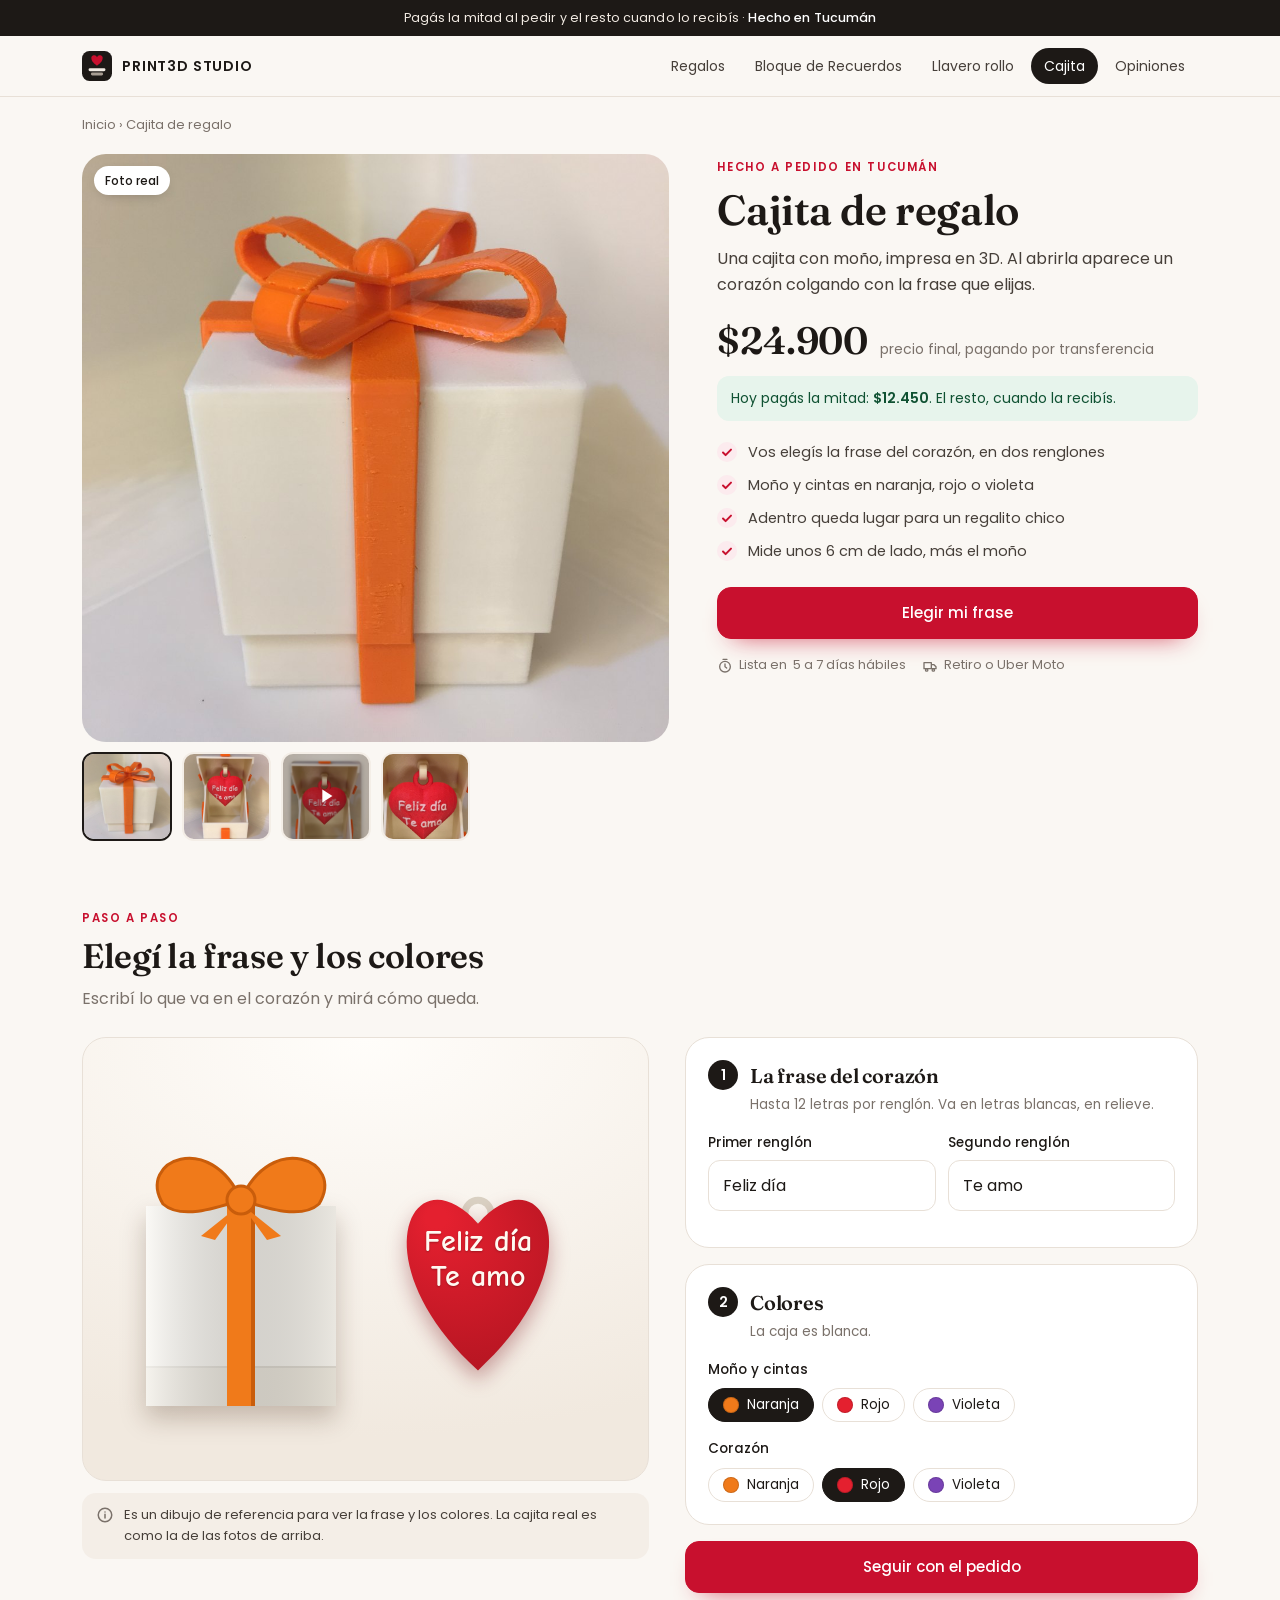
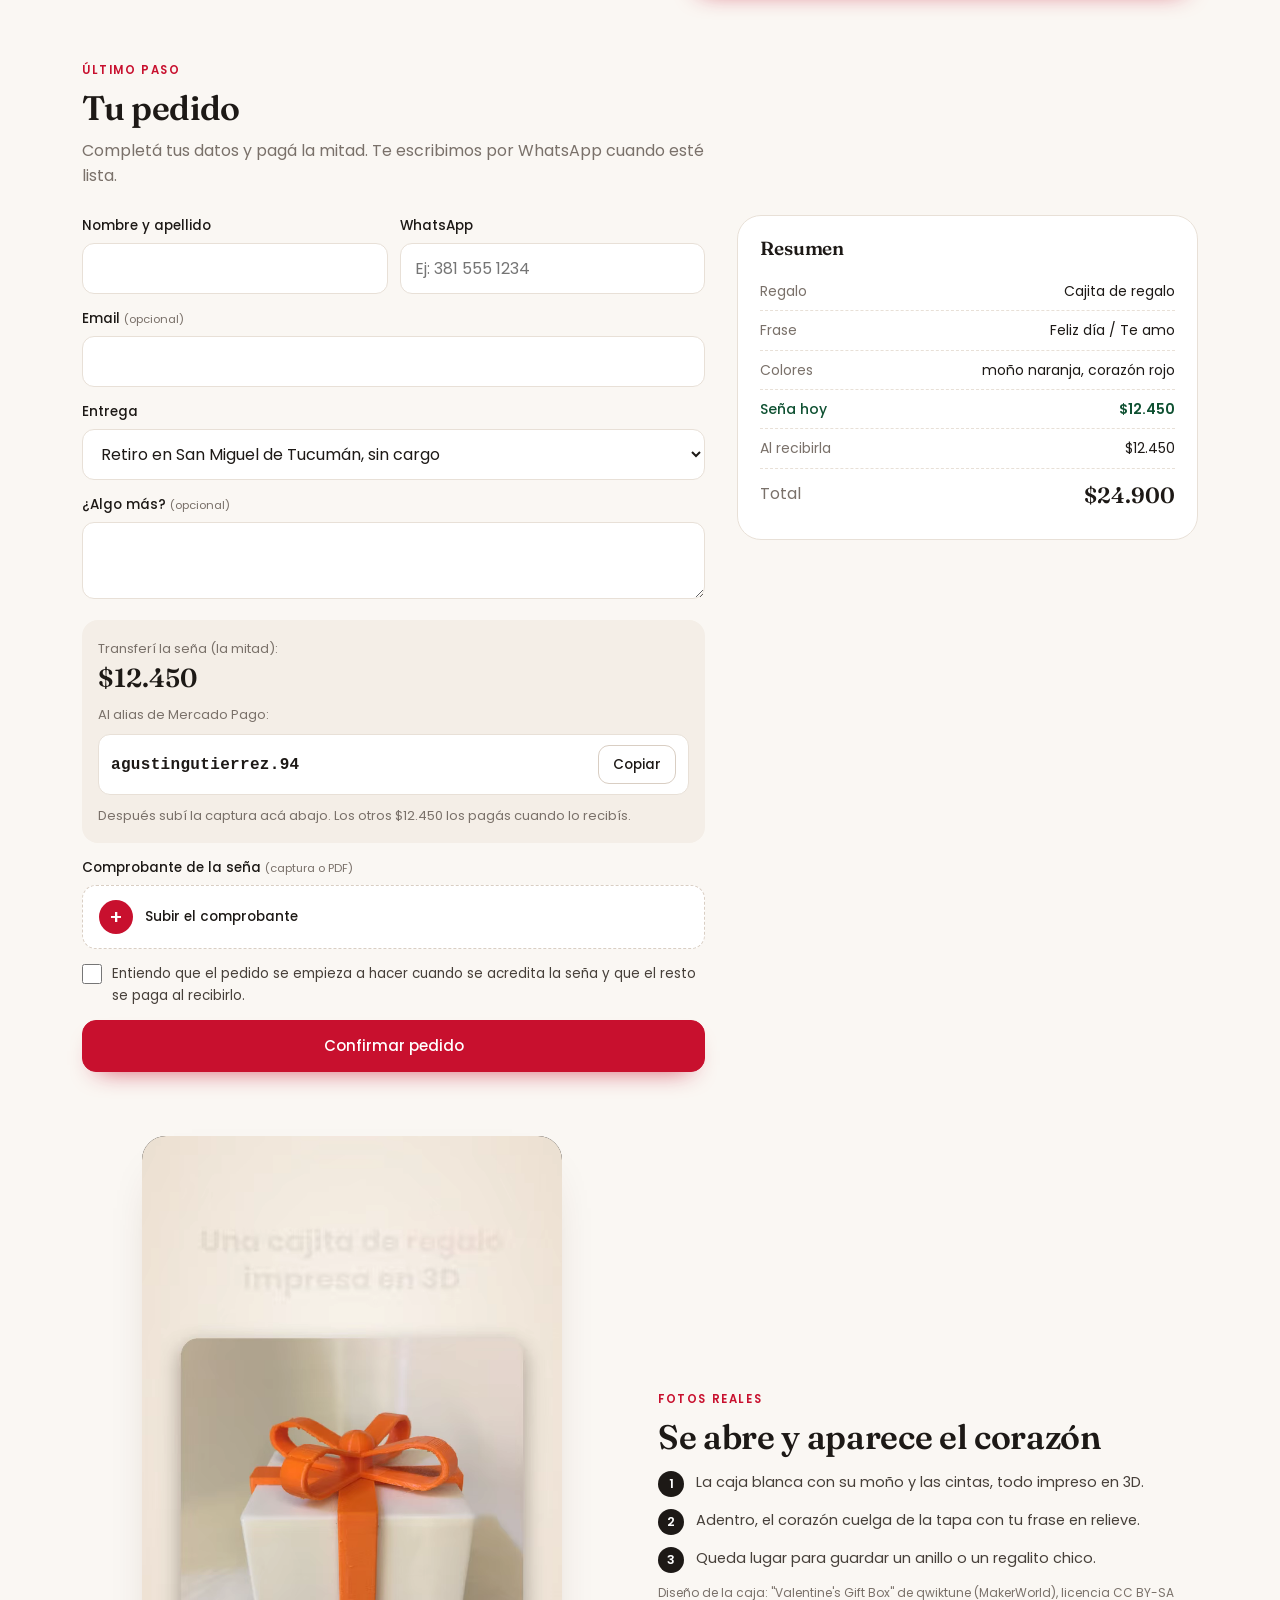
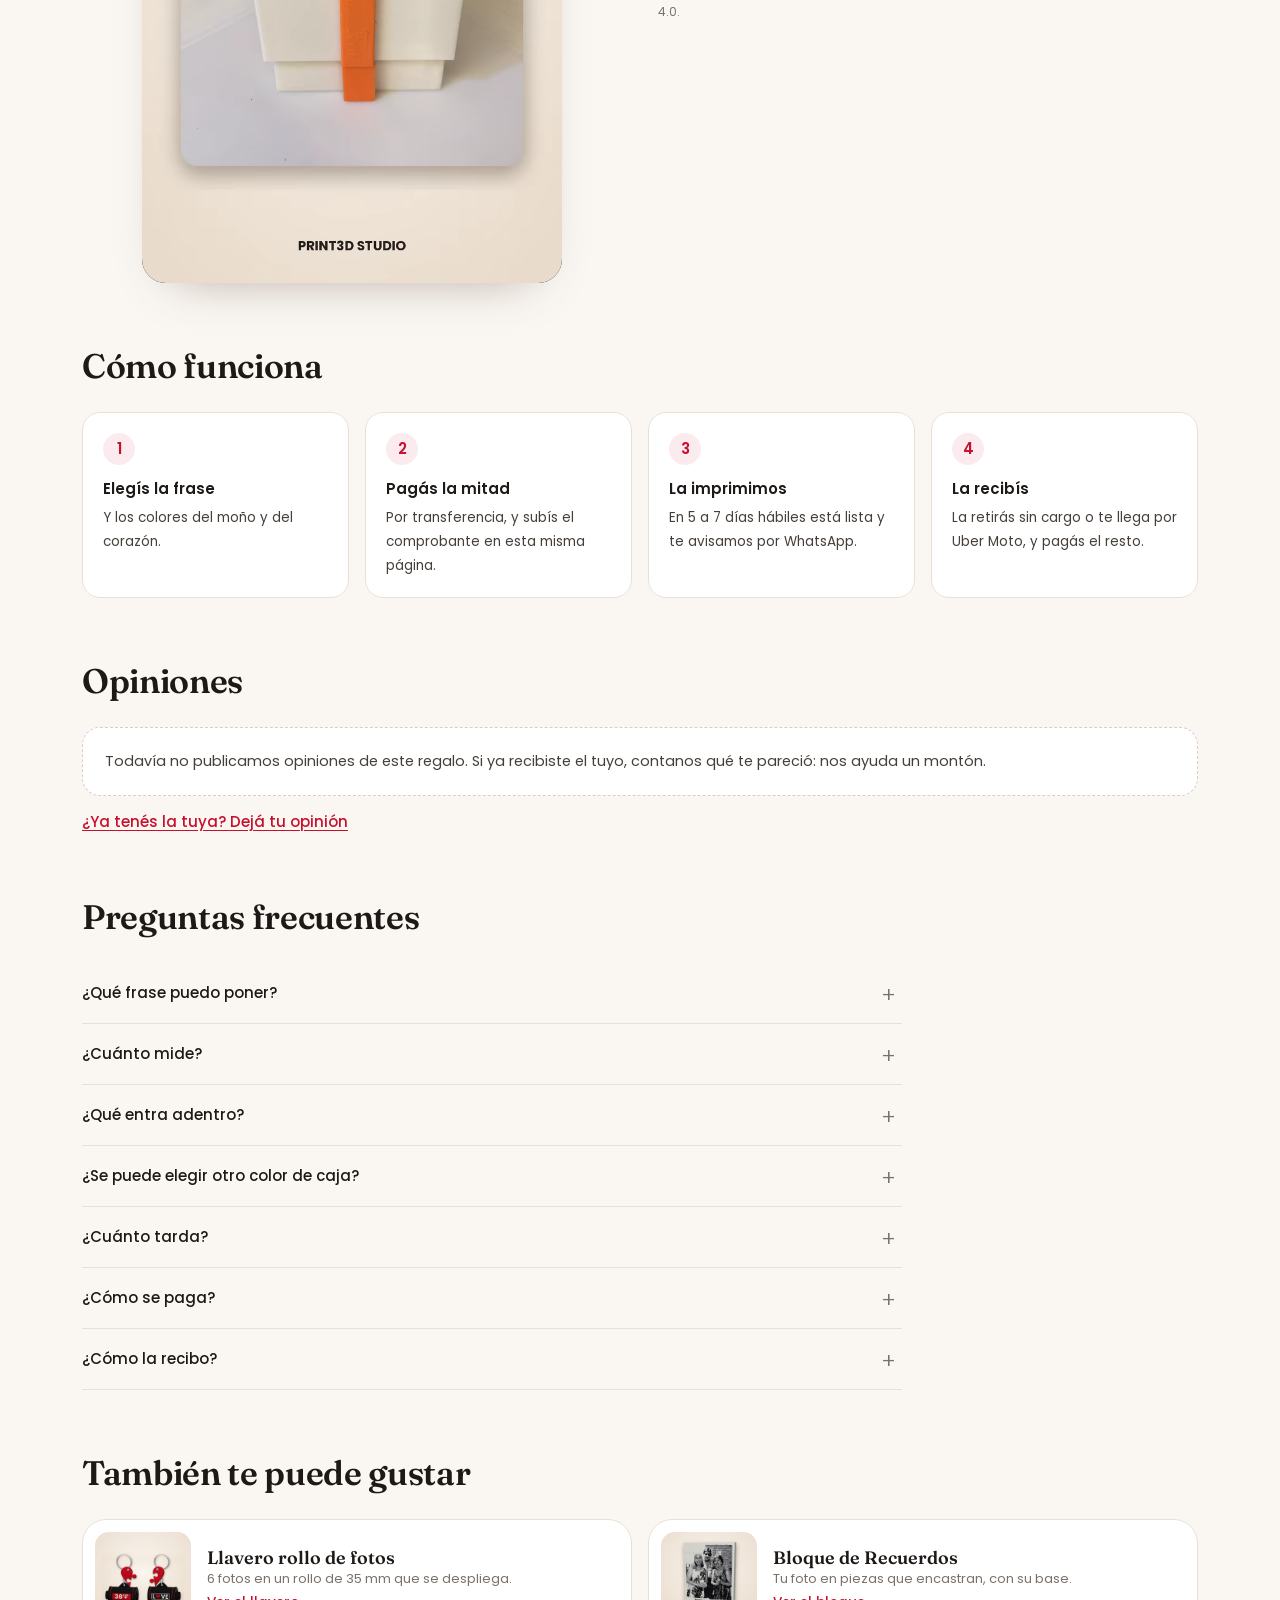
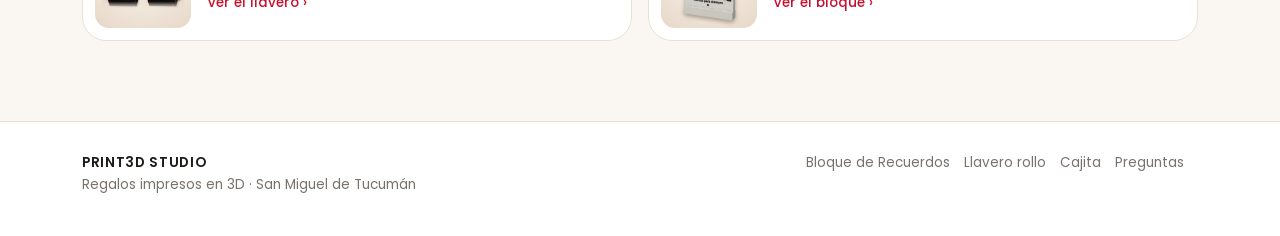
<file: caja.html>
<!doctype html>
<html lang="es">
<head>
<meta charset="utf-8">
<meta name="viewport" content="width=device-width, initial-scale=1, viewport-fit=cover">
<title>Cajita de regalo · Con un corazón y tu frase adentro</title>
<meta name="description" content="Cajita de regalo impresa en 3D, con moño y un corazón colgando con la frase que elijas. La personalizás en la página y pagás la mitad.">
<meta property="og:title" content="Cajita de regalo · Con un corazón y tu frase adentro">
<meta property="og:description" content="Cajita de regalo impresa en 3D, con moño y un corazón colgando con la frase que elijas. La personalizás en la página y pagás la mitad.">
<meta property="og:image" content="caja-1.jpg">
<meta property="og:type" content="website">
<meta name="theme-color" content="#faf7f3">
<link rel="icon" href="data:image/svg+xml,<svg viewBox='0 0 32 32' xmlns='http://www.w3.org/2000/svg'><rect width='32' height='32' rx='8' fill='%231d1916'/><rect x='7' y='18.5' width='18' height='3' rx='1.5' fill='%23f3ece4'/><rect x='9.5' y='23' width='13' height='3' rx='1.5' fill='%23a89d92'/><path d='M16 15.6s-6-3.6-6-7.5a3.1 3.1 0 0 1 6-1.5a3.1 3.1 0 0 1 6 1.5c0 3.9-6 7.5-6 7.5z' fill='%23c8102e'/></svg>">
<link rel="preconnect" href="https://fonts.googleapis.com"><link rel="preconnect" href="https://fonts.gstatic.com" crossorigin>
<link rel="stylesheet" href="https://fonts.googleapis.com/css2?family=Fraunces:ital,opsz,wght@0,9..144,500;0,9..144,600;1,9..144,500;1,9..144,600&family=Poppins:wght@400;500;600;700&family=Comic+Neue:wght@700&display=swap">
<link rel="stylesheet" href="estilo.css">
</head>
<body>
<div class="announce">Pagás la mitad al pedir y el resto cuando lo recibís · <b>Hecho en Tucumán</b></div>
<header class="top"><div class="in">
  <a class="brand" href="index.html"><svg viewBox="0 0 32 32" aria-hidden="true"><rect width="32" height="32" rx="8" fill="#1d1916"/><rect x="7" y="18.5" width="18" height="3" rx="1.5" fill="#f3ece4"/><rect x="9.5" y="23" width="13" height="3" rx="1.5" fill="#a89d92"/><path d="M16 15.6s-6-3.6-6-7.5a3.1 3.1 0 0 1 6-1.5a3.1 3.1 0 0 1 6 1.5c0 3.9-6 7.5-6 7.5z" fill="#c8102e"/></svg><span data-t="nombre">PRINT3D STUDIO</span></a>
  <nav><a href="index.html#regalos">Regalos</a><a href="bloque.html">Bloque de Recuerdos</a><a href="rollo.html">Llavero rollo</a><a href="caja.html" class="on">Cajita</a><a href="index.html#opiniones">Opiniones</a></nav>
</div></header>
<main class="wrap">
<div class="crumbs"><a href="index.html">Inicio</a> › Cajita de regalo</div>

<section class="product">
  <div class="gallery">
    <div class="main" id="gMain"></div>
    <div class="thumbs" id="thumbs"></div>
  </div>
  <div class="pinfo">
    <span class="eyebrow">Hecho a pedido en Tucumán</span>
    <h1>Cajita de regalo</h1>
    <p class="sub">Una cajita con moño, impresa en 3D. Al abrirla aparece un corazón colgando con la frase que elijas.</p>
    <div class="price"><b class="jsPrecio"></b><span>precio final, pagando por transferencia</span></div>
    <div class="sena">Hoy pagás la mitad: <b class="jsSena"></b>. El resto, cuando la recibís.</div>
    <ul class="checks">
      <li>Vos elegís la frase del corazón, en dos renglones</li>
      <li>Moño y cintas en naranja, rojo o violeta</li>
      <li>Adentro queda lugar para un regalito chico</li>
      <li>Mide unos 6 cm de lado, más el moño</li>
    </ul>
    <a class="btn primary wide" href="#crear">Elegir mi frase</a>
    <div class="meta">
      <span><svg viewBox="0 0 24 24" fill="none" stroke="currentColor" stroke-width="2" stroke-linecap="round"><circle cx="12" cy="13" r="8"/><path d="M12 9v4l2.5 2M9 2h6"/></svg>Lista en<span data-t="demora"></span></span>
      <span><svg viewBox="0 0 24 24" fill="none" stroke="currentColor" stroke-width="2" stroke-linecap="round" stroke-linejoin="round"><path d="M3 7h11v9H3zM14 10h4l3 3v3h-7"/><circle cx="7" cy="18" r="1.8"/><circle cx="17" cy="18" r="1.8"/></svg>Retiro o Uber Moto</span>
    </div>
  </div>
</section>

<section class="block" id="crear">
  <header><span class="eyebrow">Paso a paso</span><h2>Elegí la frase y los colores</h2><p class="lead">Escribí lo que va en el corazón y mirá cómo queda.</p></header>
  <div class="studio">
    <div class="stage">
      <div class="canvasBox"><canvas id="cpv" aria-label="Vista previa de la cajita"></canvas></div>
      <div class="note"><svg viewBox="0 0 24 24" fill="none" stroke="currentColor" stroke-width="2" stroke-linecap="round"><circle cx="12" cy="12" r="9"/><path d="M12 11v5M12 8h.01"/></svg>
        <span>Es un dibujo de referencia para ver la frase y los colores. La cajita real es como la de las fotos de arriba.</span></div>
    </div>
    <div class="controls">
      <div class="card">
        <h3><span class="n">1</span>La frase del corazón</h3>
        <p class="sub">Hasta 12 letras por renglón. Va en letras blancas, en relieve.</p>
        <div class="two">
          <div class="field"><label for="cL1">Primer renglón</label><input id="cL1" type="text" maxlength="12" value="Feliz día"></div>
          <div class="field"><label for="cL2">Segundo renglón</label><input id="cL2" type="text" maxlength="12" value="Te amo"></div>
        </div>
      </div>
      <div class="card">
        <h3><span class="n">2</span>Colores</h3>
        <p class="sub">La caja es blanca.</p>
        <div class="ctl" style="margin-top:0"><div class="lbl">Moño y cintas</div><div class="chips" id="cCinta"></div></div>
        <div class="ctl"><div class="lbl">Corazón</div><div class="chips" id="cCora"></div></div>
      </div>
      <a class="btn primary wide" href="#pedido">Seguir con el pedido</a>
    </div>
  </div>
</section>

<section class="block" id="pedido">
  <header><span class="eyebrow">Último paso</span><h2>Tu pedido</h2><p class="lead">Completá tus datos y pagá la mitad. Te escribimos por WhatsApp cuando esté lista.</p></header>
  <div class="order">
    <div>
      <div class="two">
        <div class="field"><label for="fNombre">Nombre y apellido</label><input id="fNombre" type="text" autocomplete="name"></div>
        <div class="field"><label for="fWa">WhatsApp</label><input id="fWa" type="tel" autocomplete="tel" placeholder="Ej: 381 555 1234"></div>
      </div>
      <div class="field"><label for="fEmail">Email <small>(opcional)</small></label><input id="fEmail" type="email" autocomplete="email"></div>
      <div class="field"><label for="fEntrega">Entrega</label><select id="fEntrega"></select></div>
      <div class="field" id="dirField"><label for="fDir">Dirección para el Uber Moto</label><input id="fDir" type="text" autocomplete="street-address" placeholder="Calle, número y barrio"></div>
      <div class="field"><label for="fNotas">¿Algo más? <small>(opcional)</small></label><textarea id="fNotas" rows="2"></textarea></div>
      <div class="paybox" id="payBox"></div>
      <div class="field"><label>Comprobante de la seña <small>(captura o PDF)</small></label><label class="upbtn"><input id="fComp" type="file" accept="image/*,application/pdf" class="hidden"><i>+</i><span>Subir el comprobante</span></label></div>
      <label class="check"><input type="checkbox" id="fAcepto"><span>Entiendo que el pedido se empieza a hacer cuando se acredita la seña y que el resto se paga al recibirlo.</span></label>
      <button class="btn primary wide" id="sendBtn" type="button">Confirmar pedido</button>
      <div class="err" id="err"></div>
      <div class="ok" id="ok"></div>
    </div>
    <aside class="summary">
      <h3>Resumen</h3>
      <div class="srow"><span>Regalo</span><span>Cajita de regalo</span></div>
      <div class="srow"><span>Frase</span><span id="sumFrase"></span></div>
      <div class="srow"><span>Colores</span><span id="sumCol"></span></div>
      <div class="srow hl"><span>Seña hoy</span><span class="jsSena"></span></div>
      <div class="srow"><span>Al recibirla</span><span class="jsResto"></span></div>
      <div class="srow tot"><span>Total</span><span class="jsPrecio"></span></div>
    </aside>
  </div>
</section>

<section class="block" id="video">
  <div class="duo">
    <div class="vid" style="max-width:420px;justify-self:center"><video poster="caja-poster.jpg" autoplay muted loop playsinline preload="metadata"><source src="caja-video.mp4" type="video/mp4"><source src="caja-video.webm" type="video/webm"></video></div>
    <div>
      <span class="eyebrow">Fotos reales</span>
      <h2>Se abre y aparece el corazón</h2>
      <ul class="inc">
        <li><i>1</i><div>La caja blanca con su moño y las cintas, todo impreso en 3D.</div></li>
        <li><i>2</i><div>Adentro, el corazón cuelga de la tapa con tu frase en relieve.</div></li>
        <li><i>3</i><div>Queda lugar para guardar un anillo o un regalito chico.</div></li>
      </ul>
      <p class="credit">Diseño de la caja: "Valentine's Gift Box" de qwiktune (MakerWorld), licencia CC BY-SA 4.0.</p>
    </div>
  </div>
</section>

<section class="block" id="como">
  <header><h2>Cómo funciona</h2></header>
  <div class="steps">
    <div><b>Elegís la frase</b><span>Y los colores del moño y del corazón.</span></div>
    <div><b>Pagás la mitad</b><span>Por transferencia, y subís el comprobante en esta misma página.</span></div>
    <div><b>La imprimimos</b><span>En <span data-t="demora"></span> está lista y te avisamos por WhatsApp.</span></div>
    <div><b>La recibís</b><span>La retirás sin cargo o te llega por Uber Moto, y pagás el resto.</span></div>
  </div>
</section>

<section class="block" id="opiniones">
  <header><h2>Opiniones</h2></header>
  <div id="revList"></div>
  <details style="margin-top:14px"><summary class="link" style="list-style:none;display:inline-block">¿Ya tenés la tuya? Dejá tu opinión</summary><div id="revForm"></div></details>
</section>

<section class="block" id="preguntas">
  <header><h2>Preguntas frecuentes</h2></header>
  <div class="faq" id="faq"></div>
</section>

<section class="block">
  <header><h2>También te puede gustar</h2></header>
  <div class="xsell">
    <a class="xc" href="rollo.html"><img src="rollo-1.jpg" alt="Llavero rollo de fotos"><div><b>Llavero rollo de fotos</b><span>6 fotos en un rollo de 35 mm que se despliega.</span><em>Ver el llavero ›</em></div></a>
    <a class="xc" href="bloque.html"><img src="bloque-1.jpg" alt="Bloque de Recuerdos"><div><b>Bloque de Recuerdos</b><span>Tu foto en piezas que encastran, con su base.</span><em>Ver el bloque ›</em></div></a>
  </div>
</section>
</main>

<footer class="foot"><div class="in">
  <div><b data-t="nombre">PRINT3D STUDIO</b><br>Regalos impresos en 3D · <span data-t="ciudad"></span></div>
  <div><a href="bloque.html">Bloque de Recuerdos</a><a href="rollo.html">Llavero rollo</a><a href="caja.html">Cajita</a><a href="index.html#preguntas">Preguntas</a></div>
</div></footer>
<script src="config.js"></script>
<script src="envio.js"></script>
<script src="tienda.js"></script>
<script>
"use strict";
(function () {
const {T, $, money, half, esc} = window.Tienda;
const PRECIO = () => (T.caja && T.caja.precio) || 0;
const COL = {naranja: {n: "Naranja", c: "#f07a1a", d: "#c95d0b"}, rojo: {n: "Rojo", c: "#e4202f", d: "#a8121e"}, violeta: {n: "Violeta", c: "#7a43b6", d: "#55298a"}};
const C = {l1: "Feliz día", l2: "Te amo", cinta: "naranja", cora: "rojo"};

// ======================================================================= dibujo de referencia
const cv = $("cpv"), g = cv.getContext("2d");
function heartPath(x, cx, cy, s) {   // s = ancho
  const w = s / 2, h = s * 0.92;
  x.beginPath(); x.moveTo(cx, cy + h * 0.52);
  x.bezierCurveTo(cx - w * 1.15, cy - h * 0.05, cx - w * 0.62, cy - h * 0.62, cx, cy - h * 0.24);
  x.bezierCurveTo(cx + w * 0.62, cy - h * 0.62, cx + w * 1.15, cy - h * 0.05, cx, cy + h * 0.52);
  x.closePath();
}
function draw() {
  const box = cv.parentElement, cssW = Math.min(520, box.clientWidth - 36), cssH = Math.round(cssW * 0.78);
  const dpr = Math.min(3, window.devicePixelRatio || 1);
  cv.style.width = cssW + "px"; cv.style.height = cssH + "px"; cv.width = Math.round(cssW * dpr); cv.height = Math.round(cssH * dpr);
  g.setTransform(dpr, 0, 0, dpr, 0, 0); g.clearRect(0, 0, cssW, cssH);
  const u = cssW / 520, ci = COL[C.cinta], co = COL[C.cora];
  // caja cerrada a la izquierda
  const bx = 40 * u, by = 150 * u, bw = 190 * u, bh = 200 * u;
  g.save(); g.shadowColor = "rgba(60,30,10,.25)"; g.shadowBlur = 24 * u; g.shadowOffsetY = 12 * u;
  g.fillStyle = "#f6f3ec"; g.fillRect(bx, by, bw, bh); g.restore();
  g.fillStyle = "#ece7dc"; g.fillRect(bx, by + bh * 0.80, bw, bh * 0.20);           // la base que asoma
  g.fillStyle = "rgba(0,0,0,.06)"; g.fillRect(bx, by + bh * 0.80, bw, 2 * u);
  const gr = g.createLinearGradient(bx, 0, bx + bw, 0); gr.addColorStop(0, "rgba(255,255,255,.5)"); gr.addColorStop(1, "rgba(0,0,0,.05)");
  g.fillStyle = gr; g.fillRect(bx, by, bw, bh);
  g.fillStyle = ci.c; g.fillRect(bx + bw / 2 - 14 * u, by, 28 * u, bh);              // cinta vertical
  g.fillStyle = ci.d; g.fillRect(bx + bw / 2 + 10 * u, by, 4 * u, bh);
  // moño
  const kx = bx + bw / 2, ky = by - 6 * u;
  g.fillStyle = ci.c; g.strokeStyle = ci.d; g.lineWidth = 3 * u;
  for (const sgn of [-1, 1]) {
    g.beginPath(); g.moveTo(kx, ky);
    g.bezierCurveTo(kx + sgn * 30 * u, ky - 70 * u, kx + sgn * 105 * u, ky - 40 * u, kx + sgn * 78 * u, ky + 4 * u);
    g.bezierCurveTo(kx + sgn * 60 * u, ky + 20 * u, kx + sgn * 25 * u, ky + 8 * u, kx, ky); g.fill(); g.stroke();
    g.beginPath(); g.moveTo(kx, ky + 4 * u); g.lineTo(kx + sgn * 40 * u, ky + 36 * u); g.lineTo(kx + sgn * 26 * u, ky + 40 * u); g.closePath(); g.fill();
  }
  g.beginPath(); g.arc(kx, ky, 14 * u, 0, Math.PI * 2); g.fill(); g.stroke();
  // corazon a la derecha, colgando
  const hx = 372 * u, hy = 214 * u, hs = 210 * u;
  g.strokeStyle = "#d9d0c2"; g.lineWidth = 7 * u; g.beginPath(); g.arc(hx, hy - hs * 0.27, 13 * u, 0, Math.PI * 2); g.stroke();
  g.save(); g.shadowColor = "rgba(120,10,20,.35)"; g.shadowBlur = 20 * u; g.shadowOffsetY = 10 * u;
  heartPath(g, hx, hy, hs); const hg = g.createRadialGradient(hx - hs * 0.2, hy - hs * 0.25, hs * 0.05, hx, hy, hs * 0.7);
  hg.addColorStop(0, co.c); hg.addColorStop(1, co.d); g.fillStyle = hg; g.fill(); g.restore();
  // frase
  const L = [C.l1.trim(), C.l2.trim()].filter(Boolean);
  g.fillStyle = "#fffaf2"; g.textAlign = "center"; g.textBaseline = "middle";
  let fs = 30 * u; g.font = `700 ${fs}px "Comic Neue", "Poppins", sans-serif`;
  const maxw = hs * 0.54; for (const t of L) { const w = g.measureText(t).width; if (w > maxw) fs = Math.min(fs, fs * maxw / w); }
  g.font = `700 ${fs}px "Comic Neue", "Poppins", sans-serif`;
  const lh = fs * 1.18, y0 = hy - 10 * u - (L.length - 1) * lh / 2;
  g.shadowColor = "rgba(0,0,0,.25)"; g.shadowBlur = 2 * u; g.shadowOffsetY = 1 * u;
  L.forEach((t, i) => g.fillText(t, hx, y0 + i * lh)); g.shadowColor = "transparent";
  $("sumFrase").textContent = L.length ? L.join(" / ") : "Sin frase";
  $("sumCol").textContent = `moño ${COL[C.cinta].n.toLowerCase()}, corazón ${COL[C.cora].n.toLowerCase()}`;
}
let raf = null; const refresh = () => { if (raf) cancelAnimationFrame(raf); raf = requestAnimationFrame(() => { raf = null; draw(); }); };
function chips(el, cur, pick) {
  $(el).innerHTML = Object.entries(COL).map(([k, c]) => `<button type="button" class="chip${k === cur ? " on" : ""}" data-v="${k}"><span class="sw" style="background:${c.c}"></span>${c.n}</button>`).join("");
  $(el).querySelectorAll(".chip").forEach(b => b.onclick = () => { pick(b.dataset.v); render(); });
}
function render() { chips("cCinta", C.cinta, v => C.cinta = v); chips("cCora", C.cora, v => C.cora = v); refresh(); }
$("cL1").addEventListener("input", e => { C.l1 = e.target.value; refresh(); });
$("cL2").addEventListener("input", e => { C.l2 = e.target.value; refresh(); });

// ======================================================================= precio y pedido
function precios() {
  const t = PRECIO();
  document.querySelectorAll(".jsPrecio").forEach(e => e.textContent = money(t));
  document.querySelectorAll(".jsSena").forEach(e => e.textContent = money(half(t)));
  document.querySelectorAll(".jsResto").forEach(e => e.textContent = money(t - half(t)));
}
const ped = Tienda.pedido({
  pre: "CR",
  producto: () => "Cajita de regalo",
  precio: PRECIO,
  faltan: () => (C.l1.trim() || C.l2.trim()) ? [] : ["Escribí la frase del corazón (paso 1)."],
  campos: id => ({
    "1 - QUE IMPRIMIR EN 3D": `Carpeta "Caja de regalo". Primero "1 - Caja, moño y cintas.3mf": placa 1 la caja en blanco, placas 2 y 3 el moño y las cintas en ${COL[C.cinta].n.toUpperCase()}. Después "2 - Corazón con tu frase.3mf": clic derecho sobre el texto, Editar texto, y escribí la frase de abajo. Corazón en ${COL[C.cora].n.toUpperCase()}, letras en blanco.`,
    "2 - FRASE DEL CORAZON": `Renglón 1: "${C.l1.trim()}"   Renglón 2: "${C.l2.trim()}"`,
    "3 - QUE IMPRIMIR EN PAPEL FOTOGRAFICO": "Nada."
  }),
  archivos: async id => {
    const vista = await new Promise(r => cv.toBlob(r, "image/jpeg", 0.9));
    return [["vista_previa", new File([vista], `${id} - frase y colores.jpg`, {type: "image/jpeg"})]];
  }
});

// ======================================================================= textos fijos
Tienda.galeria([
  {src: "caja-1.jpg", alt: "La cajita cerrada", tag: "Foto real"},
  {src: "caja-2.jpg", alt: "La cajita abierta con el corazón", tag: "Foto real"},
  {video: {poster: "caja-poster.jpg", mp4: "caja-video.mp4", webm: "caja-video.webm"}, alt: "Video de la cajita"},
  {src: "caja-3.jpg", alt: "El corazón con la frase", tag: "Foto real"}
]);
const dem = T.demora || "pocos días";
Tienda.faq($("faq"), [
  ["¿Qué frase puedo poner?", "Lo que quieras, en dos renglones de hasta 12 letras cada uno. Por ejemplo un nombre y una fecha, o \"Feliz día\" y \"Te amo\"."],
  ["¿Cuánto mide?", "Unos 6 cm de lado, más el moño. El corazón mide unos 4,5 cm."],
  ["¿Qué entra adentro?", "Un regalito chico, como un anillo o unos aros. El corazón cuelga de la tapa."],
  ["¿Se puede elegir otro color de caja?", "Por ahora la caja va en blanco, que es como mejor resaltan el moño y el corazón."],
  ["¿Cuánto tarda?", `Está lista en ${esc(dem)} desde que se acredita la seña. Te avisamos por WhatsApp.`],
  ["¿Cómo se paga?", "Pagás la mitad por transferencia al hacer el pedido y la otra mitad cuando la recibís."],
  ["¿Cómo la recibo?", (T.entregas || []).map(esc).join(". ") + "."]
]);
Tienda.renderOpiniones($("revList"), "caja");
Tienda.formOpinion($("revForm"), "caja");
Tienda.barraCompra(PRECIO, "Elegir mi frase", "#crear");
precios(); ped.pago(); render();
window.addEventListener("resize", refresh);
if (document.fonts) document.fonts.load("700 30px 'Comic Neue'").then(refresh, () => null);
window.Caja = {C, refresh};
})();

</script>
</body>
</html>
</file>
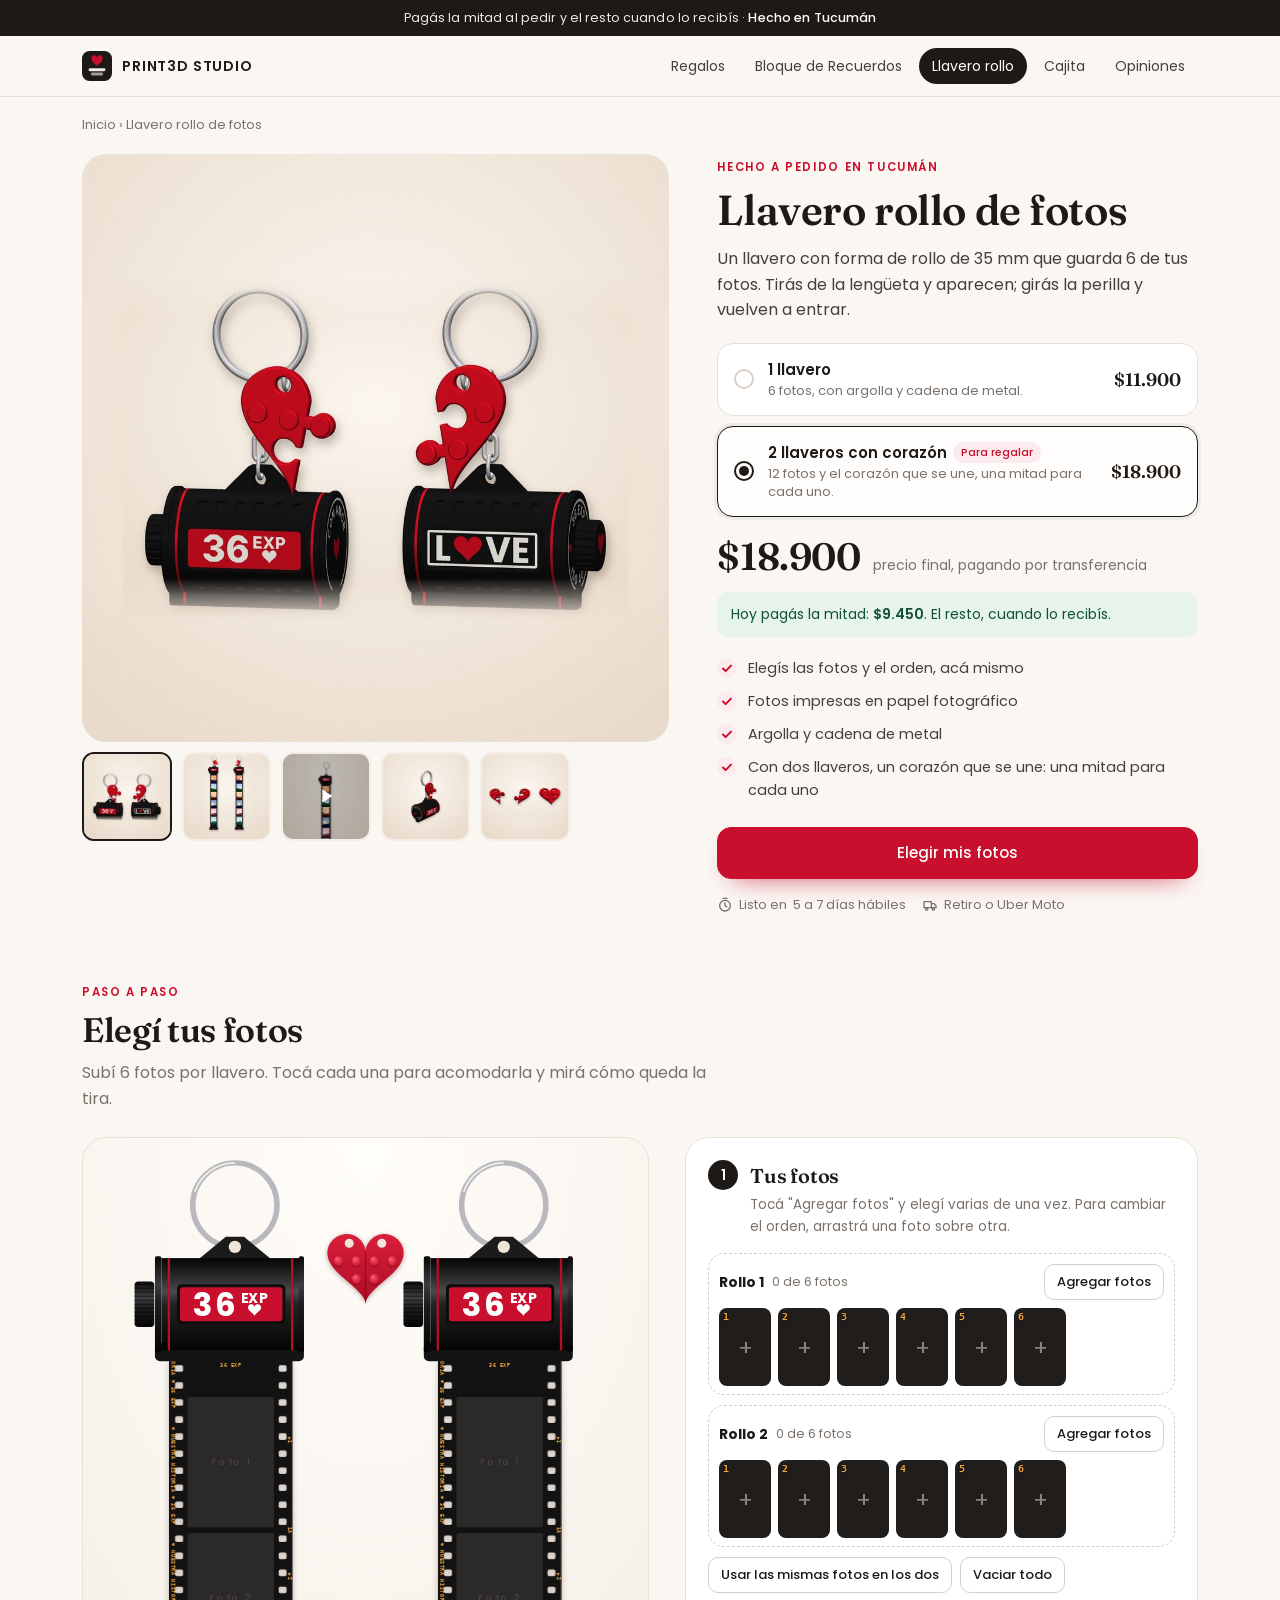
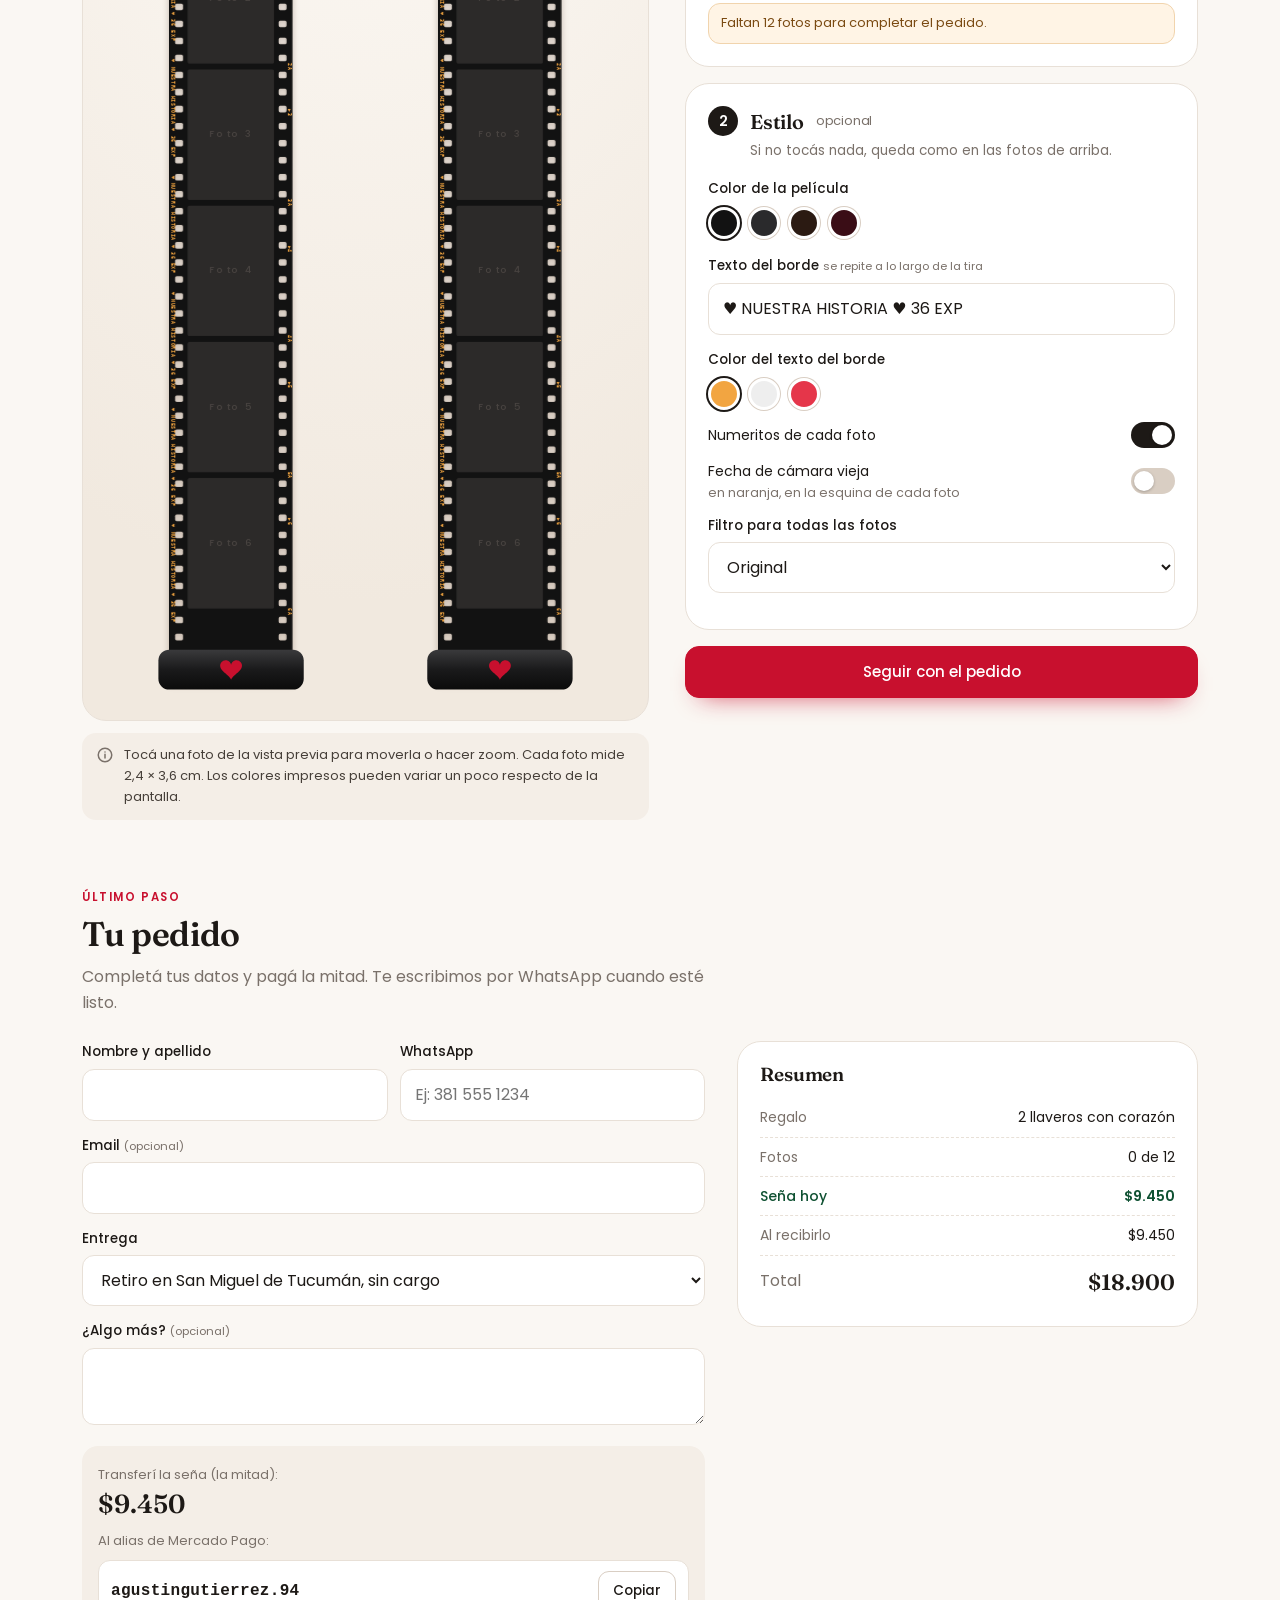
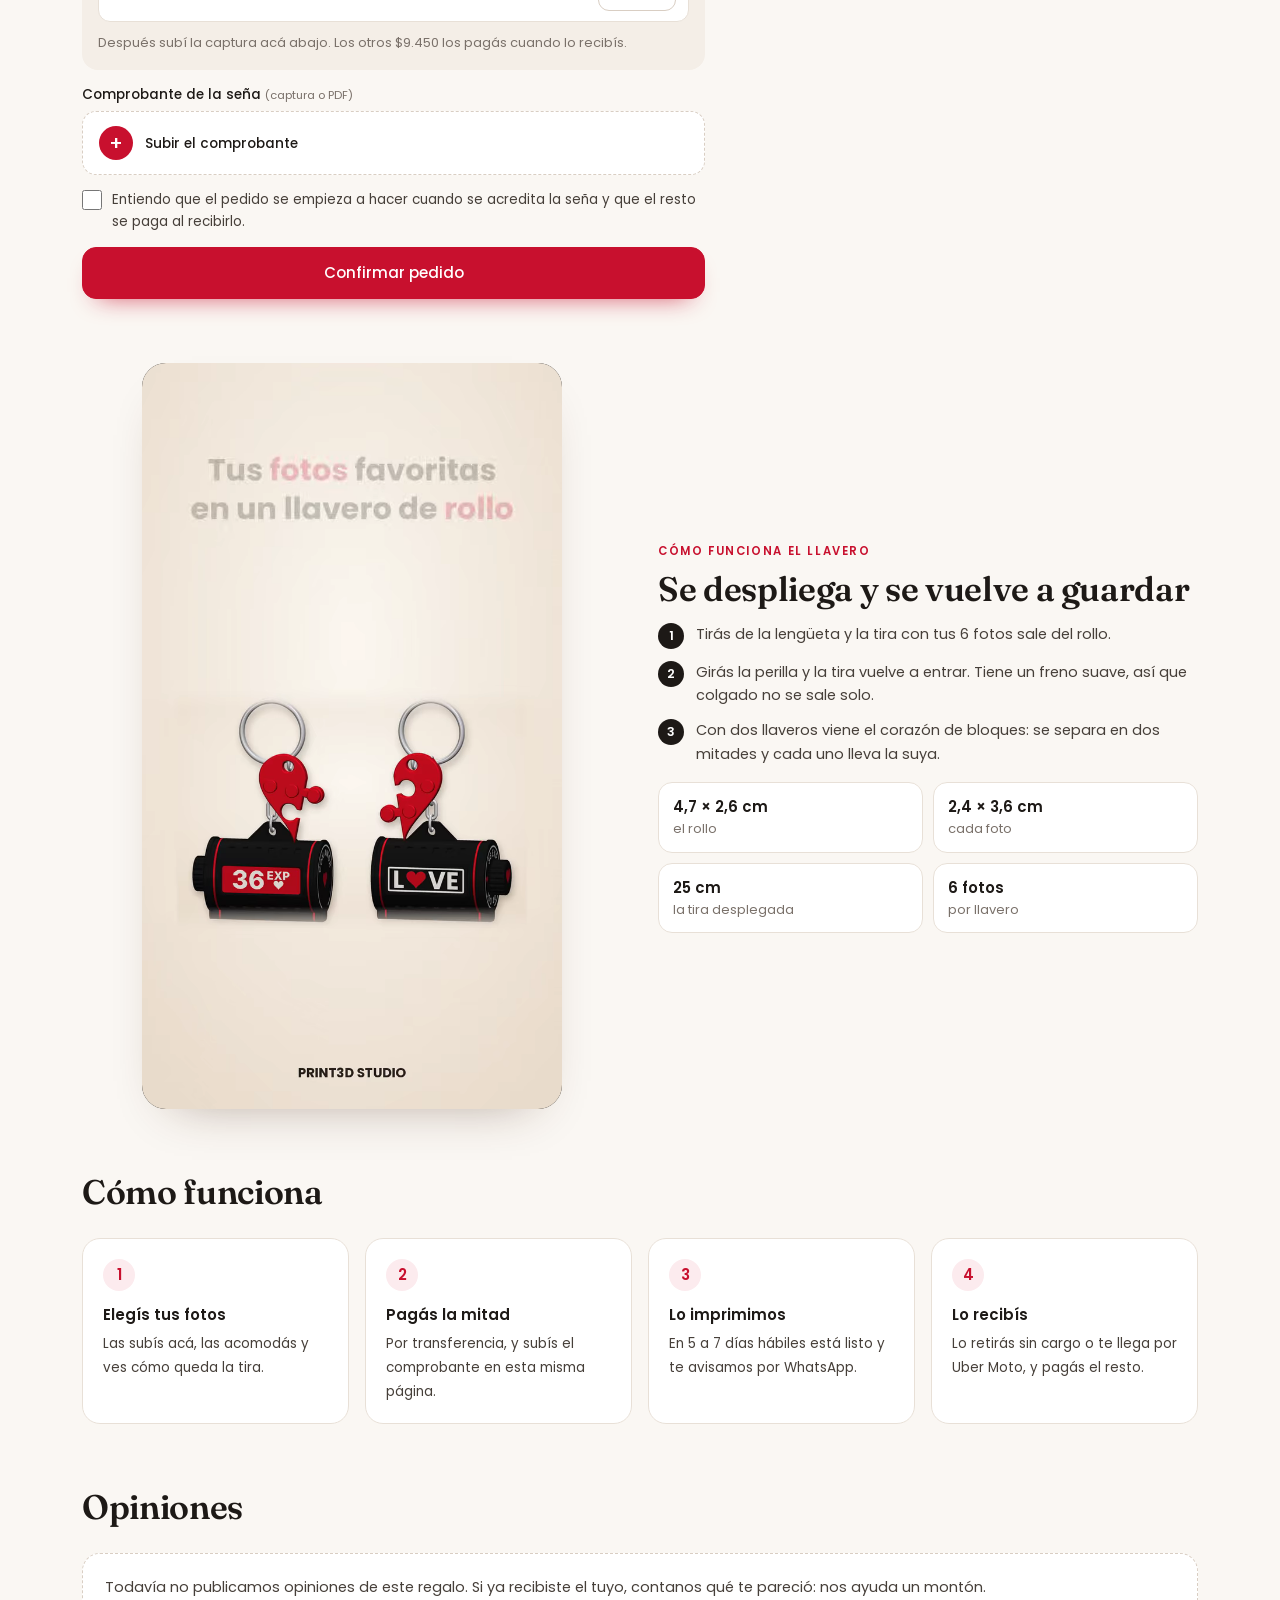
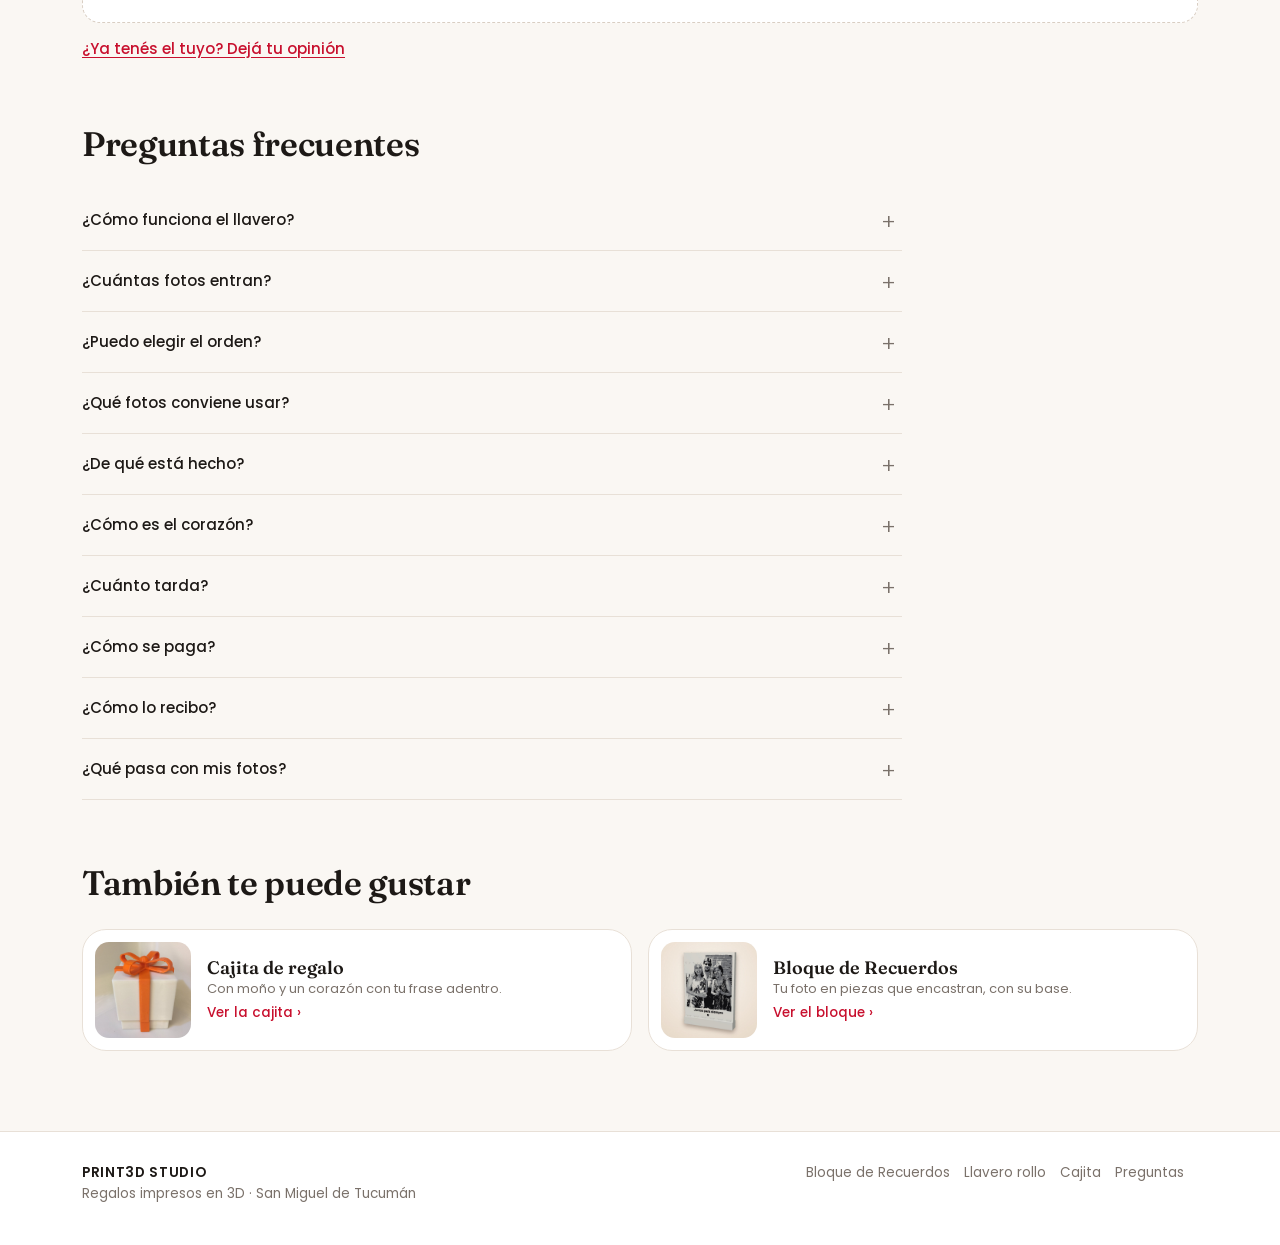
<file: rollo.html>
<!doctype html>
<html lang="es">
<head>
<meta charset="utf-8">
<meta name="viewport" content="width=device-width, initial-scale=1, viewport-fit=cover">
<title>Llavero rollo de fotos · 6 fotos en un rollo de 35 mm</title>
<meta name="description" content="Llavero con forma de rollo de película que guarda 6 de tus fotos. Tirás y aparecen, girás la perilla y se guardan. Lo armás en la página y pagás la mitad.">
<meta property="og:title" content="Llavero rollo de fotos · 6 fotos en un rollo de 35 mm">
<meta property="og:description" content="Llavero con forma de rollo de película que guarda 6 de tus fotos. Tirás y aparecen, girás la perilla y se guardan. Lo armás en la página y pagás la mitad.">
<meta property="og:image" content="rollo-1.jpg">
<meta property="og:type" content="website">
<meta name="theme-color" content="#faf7f3">
<link rel="icon" href="data:image/svg+xml,<svg viewBox='0 0 32 32' xmlns='http://www.w3.org/2000/svg'><rect width='32' height='32' rx='8' fill='%231d1916'/><rect x='7' y='18.5' width='18' height='3' rx='1.5' fill='%23f3ece4'/><rect x='9.5' y='23' width='13' height='3' rx='1.5' fill='%23a89d92'/><path d='M16 15.6s-6-3.6-6-7.5a3.1 3.1 0 0 1 6-1.5a3.1 3.1 0 0 1 6 1.5c0 3.9-6 7.5-6 7.5z' fill='%23c8102e'/></svg>">
<link rel="preconnect" href="https://fonts.googleapis.com"><link rel="preconnect" href="https://fonts.gstatic.com" crossorigin>
<link rel="stylesheet" href="https://fonts.googleapis.com/css2?family=Fraunces:ital,opsz,wght@0,9..144,500;0,9..144,600;1,9..144,500;1,9..144,600&family=Poppins:wght@400;500;600;700&display=swap">
<link rel="stylesheet" href="estilo.css">
<style>
@font-face{font-family:"FilmMono";font-weight:700;src:url([data-uri]) format("woff")}
.canvasBox.rpv{padding:10px;min-height:420px}
.rpv canvas{cursor:pointer;height:auto;touch-action:manipulation}
#rollos .rollo{border:1.5px dashed var(--line2);border-radius:16px;padding:10px 10px 8px;margin-bottom:10px;transition:border-color .15s,background .15s}
#rollos .rollo.over{border-color:var(--accent);background:var(--accentSoft)}
.rollo .top{display:flex;align-items:center;gap:8px;margin-bottom:8px;flex-wrap:wrap}
.rollo .top b{font-size:14px}.rollo .top .cnt{font-size:12.5px;color:var(--muted);margin-right:auto}
.slots{display:flex;gap:7px;flex-wrap:wrap}
.slot{width:52px;height:78px;border-radius:8px;background:#211d1b;position:relative;cursor:pointer;overflow:hidden;flex:none;outline:2px solid transparent;transition:outline-color .12s,transform .12s}
.slot:hover{outline-color:#e9b4a9;transform:translateY(-1px)}
.slot.over{outline-color:var(--accent);outline-style:dashed}
.slot canvas{width:100%;height:100%;display:block}
.slot .num{position:absolute;left:4px;top:3px;font:700 10px "FilmMono",monospace;color:#f2a541;text-shadow:0 0 2px #000}
.slot.empty::after{content:"+";position:absolute;inset:0;display:flex;align-items:center;justify-content:center;color:#8d827a;font-size:22px}
.btns{display:flex;gap:8px;flex-wrap:wrap;margin-top:10px}
button.small,.btnlike{font:500 13px var(--sans);border-radius:10px;border:1px solid var(--line2);background:#fff;color:var(--ink);padding:7px 12px;cursor:pointer;display:inline-flex;align-items:center;gap:6px}
button.small:hover,.btnlike:hover{border-color:var(--ink)}
button.small.primary{background:var(--accent);border-color:var(--accent);color:#fff}
button.small.ghost{background:transparent}
.swatches{display:flex;gap:8px;flex-wrap:wrap}
.swatches .sw{width:32px;height:32px;border-radius:50%;border:3px solid #fff;box-shadow:0 0 0 1px var(--line2);cursor:pointer}
.swatches .sw.sel{box-shadow:0 0 0 2px var(--ink)}
.warn{display:none;background:#fff4e5;border:1px solid #f1d4ad;color:#7a4a12;border-radius:12px;padding:9px 12px;font-size:13px;margin-top:10px}
.modal{position:fixed;inset:0;background:rgba(30,20,15,.55);display:none;align-items:center;justify-content:center;z-index:70;padding:14px}
.modal.on{display:flex}
.modal .mbox{background:#fff;border-radius:22px;padding:18px;max-width:660px;width:100%;display:grid;grid-template-columns:auto 1fr;gap:18px;align-items:start;max-height:94vh;overflow:auto}
@media(max-width:620px){.modal .mbox{grid-template-columns:1fr;justify-items:center}.modal .kv{width:100%}}
.modal h3{font-size:18px}
.edcanvas{border-radius:12px;background:#161616;touch-action:none;cursor:grab;display:block}
.kv{display:flex;flex-direction:column;gap:10px;font-size:13.5px}
.kv .r{display:flex;align-items:center;gap:10px;justify-content:space-between}
.kv .r input[type=range]{flex:1;accent-color:var(--accent)}
.kv select{font:inherit;border:1.5px solid var(--line);border-radius:10px;padding:7px 10px;background:#fff;font-size:16px}
.note2{font-size:12.5px;color:var(--muted)}
</style>
</head>
<body>
<div class="announce">Pagás la mitad al pedir y el resto cuando lo recibís · <b>Hecho en Tucumán</b></div>
<header class="top"><div class="in">
  <a class="brand" href="index.html"><svg viewBox="0 0 32 32" aria-hidden="true"><rect width="32" height="32" rx="8" fill="#1d1916"/><rect x="7" y="18.5" width="18" height="3" rx="1.5" fill="#f3ece4"/><rect x="9.5" y="23" width="13" height="3" rx="1.5" fill="#a89d92"/><path d="M16 15.6s-6-3.6-6-7.5a3.1 3.1 0 0 1 6-1.5a3.1 3.1 0 0 1 6 1.5c0 3.9-6 7.5-6 7.5z" fill="#c8102e"/></svg><span data-t="nombre">PRINT3D STUDIO</span></a>
  <nav><a href="index.html#regalos">Regalos</a><a href="bloque.html">Bloque de Recuerdos</a><a href="rollo.html" class="on">Llavero rollo</a><a href="caja.html">Cajita</a><a href="index.html#opiniones">Opiniones</a></nav>
</div></header>
<main class="wrap">
<div class="crumbs"><a href="index.html">Inicio</a> › Llavero rollo de fotos</div>

<section class="product">
  <div class="gallery">
    <div class="main" id="gMain"></div>
    <div class="thumbs" id="thumbs"></div>
  </div>
  <div class="pinfo">
    <span class="eyebrow">Hecho a pedido en Tucumán</span>
    <h1>Llavero rollo de fotos</h1>
    <p class="sub">Un llavero con forma de rollo de 35 mm que guarda 6 de tus fotos. Tirás de la lengüeta y aparecen; girás la perilla y vuelven a entrar.</p>
    <div class="opts" id="rOpts" style="margin-bottom:16px"></div>
    <div class="price"><b class="jsPrecio"></b><span>precio final, pagando por transferencia</span></div>
    <div class="sena">Hoy pagás la mitad: <b class="jsSena"></b>. El resto, cuando lo recibís.</div>
    <ul class="checks">
      <li>Elegís las fotos y el orden, acá mismo</li>
      <li>Fotos impresas en papel fotográfico</li>
      <li>Argolla y cadena de metal</li>
      <li>Con dos llaveros, un corazón que se une: una mitad para cada uno</li>
    </ul>
    <a class="btn primary wide" href="#crear">Elegir mis fotos</a>
    <div class="meta">
      <span><svg viewBox="0 0 24 24" fill="none" stroke="currentColor" stroke-width="2" stroke-linecap="round"><circle cx="12" cy="13" r="8"/><path d="M12 9v4l2.5 2M9 2h6"/></svg>Listo en<span data-t="demora"></span></span>
      <span><svg viewBox="0 0 24 24" fill="none" stroke="currentColor" stroke-width="2" stroke-linecap="round" stroke-linejoin="round"><path d="M3 7h11v9H3zM14 10h4l3 3v3h-7"/><circle cx="7" cy="18" r="1.8"/><circle cx="17" cy="18" r="1.8"/></svg>Retiro o Uber Moto</span>
    </div>
  </div>
</section>

<section class="block" id="crear">
  <header><span class="eyebrow">Paso a paso</span><h2>Elegí tus fotos</h2><p class="lead">Subí 6 fotos por llavero. Tocá cada una para acomodarla y mirá cómo queda la tira.</p></header>
  <div class="studio">
    <div class="stage">
      <div class="canvasBox rpv" id="pv"><canvas id="pvc" aria-label="Vista previa de los llaveros"></canvas></div>
      <div class="note"><svg viewBox="0 0 24 24" fill="none" stroke="currentColor" stroke-width="2" stroke-linecap="round"><circle cx="12" cy="12" r="9"/><path d="M12 11v5M12 8h.01"/></svg>
        <span>Tocá una foto de la vista previa para moverla o hacer zoom. Cada foto mide 2,4 × 3,6 cm. Los colores impresos pueden variar un poco respecto de la pantalla.</span></div>
    </div>
    <div class="controls">
      <div class="card">
        <h3><span class="n">1</span>Tus fotos</h3>
        <p class="sub">Tocá "Agregar fotos" y elegí varias de una vez. Para cambiar el orden, arrastrá una foto sobre otra.</p>
        <div id="rollos"></div>
        <div class="btns">
          <button id="copy12" class="small" type="button">Usar las mismas fotos en los dos</button>
          <button id="clearAll" class="small ghost" type="button">Vaciar todo</button>
        </div>
        <div id="warn" class="warn"></div>
      </div>
      <div class="card">
        <h3><span class="n">2</span>Estilo <small style="font:400 13px var(--sans);color:var(--muted)">opcional</small></h3>
        <p class="sub">Si no tocás nada, queda como en las fotos de arriba.</p>
        <div class="ctl"><div class="lbl">Color de la película</div><span class="swatches" id="filmSw"></span></div>
        <div class="field" style="margin-top:16px"><label for="edgeText">Texto del borde <small>se repite a lo largo de la tira</small></label><input type="text" id="edgeText" maxlength="40"></div>
        <div class="ctl" style="margin-top:0"><div class="lbl">Color del texto del borde</div><span class="swatches" id="edgeSw"></span></div>
        <label class="toggle"><span>Numeritos de cada foto</span><input type="checkbox" id="numbers"></label>
        <label class="toggle"><span>Fecha de cámara vieja<small>en naranja, en la esquina de cada foto</small></span><input type="checkbox" id="dateOn"></label>
        <div class="field" id="dateRow" style="margin-top:12px"><label for="dateText">Texto de la fecha</label><input type="text" id="dateText" maxlength="14"></div>
        <div class="field" style="margin-top:12px"><label for="filter">Filtro para todas las fotos</label><select id="filter"></select></div>
      </div>
      <a class="btn primary wide" href="#pedido">Seguir con el pedido</a>
    </div>
  </div>
</section>

<section class="block" id="pedido">
  <header><span class="eyebrow">Último paso</span><h2>Tu pedido</h2><p class="lead">Completá tus datos y pagá la mitad. Te escribimos por WhatsApp cuando esté listo.</p></header>
  <div class="order">
    <div>
      <div class="two">
        <div class="field"><label for="fNombre">Nombre y apellido</label><input id="fNombre" type="text" autocomplete="name"></div>
        <div class="field"><label for="fWa">WhatsApp</label><input id="fWa" type="tel" autocomplete="tel" placeholder="Ej: 381 555 1234"></div>
      </div>
      <div class="field"><label for="fEmail">Email <small>(opcional)</small></label><input id="fEmail" type="email" autocomplete="email"></div>
      <div class="field"><label for="fEntrega">Entrega</label><select id="fEntrega"></select></div>
      <div class="field" id="dirField"><label for="fDir">Dirección para el Uber Moto</label><input id="fDir" type="text" autocomplete="street-address" placeholder="Calle, número y barrio"></div>
      <div class="field"><label for="fNotas">¿Algo más? <small>(opcional)</small></label><textarea id="fNotas" rows="2"></textarea></div>
      <div class="paybox" id="payBox"></div>
      <div class="field"><label>Comprobante de la seña <small>(captura o PDF)</small></label><label class="upbtn"><input id="fComp" type="file" accept="image/*,application/pdf" class="hidden"><i>+</i><span>Subir el comprobante</span></label></div>
      <label class="check"><input type="checkbox" id="fAcepto"><span>Entiendo que el pedido se empieza a hacer cuando se acredita la seña y que el resto se paga al recibirlo.</span></label>
      <button class="btn primary wide" id="sendBtn" type="button">Confirmar pedido</button>
      <div class="err" id="err"></div>
      <div class="ok" id="ok"></div>
    </div>
    <aside class="summary">
      <h3>Resumen</h3>
      <div class="srow"><span>Regalo</span><span id="sumProd"></span></div>
      <div class="srow"><span>Fotos</span><span id="sumFotos"></span></div>
      <div class="srow hl"><span>Seña hoy</span><span class="jsSena"></span></div>
      <div class="srow"><span>Al recibirlo</span><span class="jsResto"></span></div>
      <div class="srow tot"><span>Total</span><span class="jsPrecio"></span></div>
    </aside>
  </div>
</section>

<section class="block" id="video">
  <div class="duo">
    <div class="vid" style="max-width:420px;justify-self:center"><video poster="rollo-poster.jpg" autoplay muted loop playsinline preload="metadata"><source src="rollo-video.mp4" type="video/mp4"><source src="rollo-video.webm" type="video/webm"></video></div>
    <div>
      <span class="eyebrow">Cómo funciona el llavero</span>
      <h2>Se despliega y se vuelve a guardar</h2>
      <ul class="inc">
        <li><i>1</i><div>Tirás de la lengüeta y la tira con tus 6 fotos sale del rollo.</div></li>
        <li><i>2</i><div>Girás la perilla y la tira vuelve a entrar. Tiene un freno suave, así que colgado no se sale solo.</div></li>
        <li><i>3</i><div>Con dos llaveros viene el corazón de bloques: se separa en dos mitades y cada uno lleva la suya.</div></li>
      </ul>
      <div class="specs">
        <div><b>4,7 × 2,6 cm</b>el rollo</div>
        <div><b>2,4 × 3,6 cm</b>cada foto</div>
        <div><b>25 cm</b>la tira desplegada</div>
        <div><b>6 fotos</b>por llavero</div>
      </div>
    </div>
  </div>
</section>

<section class="block" id="como">
  <header><h2>Cómo funciona</h2></header>
  <div class="steps">
    <div><b>Elegís tus fotos</b><span>Las subís acá, las acomodás y ves cómo queda la tira.</span></div>
    <div><b>Pagás la mitad</b><span>Por transferencia, y subís el comprobante en esta misma página.</span></div>
    <div><b>Lo imprimimos</b><span>En <span data-t="demora"></span> está listo y te avisamos por WhatsApp.</span></div>
    <div><b>Lo recibís</b><span>Lo retirás sin cargo o te llega por Uber Moto, y pagás el resto.</span></div>
  </div>
</section>

<section class="block" id="opiniones">
  <header><h2>Opiniones</h2></header>
  <div id="revList"></div>
  <details style="margin-top:14px"><summary class="link" style="list-style:none;display:inline-block">¿Ya tenés el tuyo? Dejá tu opinión</summary><div id="revForm"></div></details>
</section>

<section class="block" id="preguntas">
  <header><h2>Preguntas frecuentes</h2></header>
  <div class="faq" id="faq"></div>
</section>

<section class="block">
  <header><h2>También te puede gustar</h2></header>
  <div class="xsell">
    <a class="xc" href="caja.html"><img src="caja-1.jpg" alt="Cajita de regalo"><div><b>Cajita de regalo</b><span>Con moño y un corazón con tu frase adentro.</span><em>Ver la cajita ›</em></div></a>
    <a class="xc" href="bloque.html"><img src="bloque-1.jpg" alt="Bloque de Recuerdos"><div><b>Bloque de Recuerdos</b><span>Tu foto en piezas que encastran, con su base.</span><em>Ver el bloque ›</em></div></a>
  </div>
</section>
</main>

<!-- controles internos del motor de la tira (no se ven) -->
<div class="hidden">
  <input type="range" id="boost" min="0" max="35" step="1"><b id="boostV"></b><small id="boostHelp"></small>
  <select id="material"><option value="papel">papel</option><option value="acetato">acetato</option></select>
  <select id="paper"><option value="A4">A4</option><option value="OFICIO">Oficio</option></select>
  <input type="checkbox" id="spare" checked><span id="mirrorRow"><input type="checkbox" id="mirror"></span>
  <button id="dlPdf"></button><button id="dlPng"></button><button id="saveProj"></button><input type="file" id="openProj"><ul id="printSteps"></ul>
</div>
<div class="modal" id="ed">
  <div class="mbox">
    <div><canvas class="edcanvas" id="edc"></canvas></div>
    <div class="kv">
      <h3 id="edTitle">Foto</h3>
      <div class="note2">Arrastrá la foto para moverla. Con la barra hacés zoom.</div>
      <div class="r"><span>Zoom</span><input type="range" id="edZoom" min="1" max="4" step="0.01"></div>
      <div class="r"><span>Filtro de esta foto</span><select id="edFilter"></select></div>
      <div class="btns">
        <button class="small" id="edRot" type="button">Girar 90°</button>
        <button class="small" id="edCenter" type="button">Centrar</button>
        <label class="small btnlike">Cambiar foto<input type="file" id="edFile" accept="image/*" class="hidden"></label>
        <button class="small ghost" id="edDel" type="button">Quitar</button>
      </div>
      <div class="btns">
        <button class="small" id="edMoveL" type="button">◀ Mover antes</button>
        <button class="small" id="edMoveR" type="button">Mover después ▶</button>
      </div>
      <div class="btns">
        <button class="small" id="edPrev" type="button">◀ Anterior</button>
        <button class="small" id="edNext" type="button">Siguiente ▶</button>
        <button class="small primary" id="edClose" type="button">Listo</button>
      </div>
    </div>
  </div>
</div>
<div class="toast" id="toast"></div>
<input type="file" id="filePick" accept="image/*" multiple class="hidden">

<footer class="foot"><div class="in">
  <div><b data-t="nombre">PRINT3D STUDIO</b><br>Regalos impresos en 3D · <span data-t="ciudad"></span></div>
  <div><a href="bloque.html">Bloque de Recuerdos</a><a href="rollo.html">Llavero rollo</a><a href="caja.html">Cajita</a><a href="index.html#preguntas">Preguntas</a></div>
</div></footer>
<script src="config.js"></script>
<script src="envio.js"></script>
<script src="tienda.js"></script>
<script>

"use strict";
// ======================================================================= medidas de la tira (mm)
const MM = {W:34, TONGUE:12, TW:30, LEADER:26, PITCH:37.5, FW:24, FH:36, FX:5, TAIL:12, GLUE:8,
            PERF_W:2.2, PERF_H:1.8, PERF_X1:1.6, PERF_X2:30.2, EDGE_X:0.8, NUM_X:33.2};
const PAPERS = {A4:{w:210,h:297,n:6,name:"A4"}, OFICIO:{w:216,h:340,n:7,name:"Oficio"}};
const FILMS = [{id:"negro",c:"#121212",n:"Negro"},{id:"carbon",c:"#2a2a2c",n:"Carbón"},{id:"cafe",c:"#2b1a12",n:"Café vintage"},{id:"vino",c:"#3a0d16",n:"Bordó"}];
const EDGES = [{id:"ambar",c:"#f2a541",n:"Ámbar"},{id:"blanco",c:"#eeeeee",n:"Blanco"},{id:"rojo",c:"#e5364a",n:"Rojo"}];
const FILTERS = [["none","Original"],["calido","Cálido"],["vintage","Vintage"],["bn","Blanco y negro"],["sepia","Sepia"],["suave","Suave y luminoso"]];
const DPMM = 300 / 25.4;   // 300 ppp

function today(){const d=new Date();const p=n=>String(n).padStart(2,"0");return `'${String(d.getFullYear()).slice(2)} ${p(d.getMonth()+1)} ${p(d.getDate())}`;}
function newSlot(){return {pid:null, zoom:1, px:0, py:0, rot:0, filter:"same"};}
const S = {
  paper:"A4", spare:true, mirror:false, material:"papel",
  film:"negro", edge:"ambar", edgeText:"♥ NUESTRA HISTORIA ♥ 36 EXP", numbers:true,
  dateOn:false, dateText:today(), filter:"none", boost:0,
  rollos:[[],[]], photos:{}, nextId:1
};
function frames(){return PAPERS[S.paper].n;}
function stripLen(n){return MM.TONGUE + MM.LEADER + n*MM.PITCH + MM.TAIL + MM.GLUE;}
function fitSlots(){for(const r of S.rollos){while(r.length<frames()) r.push(newSlot()); while(r.length>frames()) r.pop();}}
fitSlots();

// ======================================================================= utilidades
const $ = id => document.getElementById(id);
function toast(msg){const t=$("toast");t.textContent=msg;t.classList.add("on");clearTimeout(t._h);t._h=setTimeout(()=>t.classList.remove("on"),2600);}
function rr(ctx,x,y,w,h,r){ctx.beginPath();ctx.moveTo(x+r,y);ctx.arcTo(x+w,y,x+w,y+h,r);ctx.arcTo(x+w,y+h,x,y+h,r);ctx.arcTo(x,y+h,x,y,r);ctx.arcTo(x,y,x+w,y,r);ctx.closePath();}
function heartPath(ctx,cx,cy,w){ // corazon de ancho w centrado en (cx,cy)
  const s=w/32; ctx.beginPath();
  for(let i=0;i<=120;i++){const t=i/120*Math.PI*2;const x=16*Math.pow(Math.sin(t),3);const y=13*Math.cos(t)-5*Math.cos(2*t)-2*Math.cos(3*t)-Math.cos(4*t);
    const X=cx+x*s, Y=cy-(y+2.3)*s; i?ctx.lineTo(X,Y):ctx.moveTo(X,Y);} ctx.closePath();}
function filmColor(){return FILMS.find(f=>f.id===S.film).c;}
function edgeColor(){return EDGES.find(f=>f.id===S.edge).c;}

// ======================================================================= fotos
function loadFile(file){
  return new Promise((res,rej)=>{
    if(/heic|heif/i.test(file.type)||/\.hei[cf]$/i.test(file.name)){rej(new Error("heic"));return;}
    const fr=new FileReader();
    fr.onload=()=>{const im=new Image();im.onload=()=>{
        const M=1800, sc=Math.min(1,M/Math.max(im.naturalWidth,im.naturalHeight));
        const c=document.createElement("canvas");c.width=Math.round(im.naturalWidth*sc);c.height=Math.round(im.naturalHeight*sc);
        const g=c.getContext("2d"); g.imageSmoothingEnabled=true; g.imageSmoothingQuality="high";
        g.drawImage(sc<0.5?mipFor({img:im},sc):im,0,0,c.width,c.height);
        addPhoto(c.toDataURL("image/jpeg",0.92)).then(res);
      };im.onerror=()=>rej(new Error("img"));im.src=fr.result;};
    fr.onerror=rej; fr.readAsDataURL(file);
  });
}
function addPhoto(dataURL){
  return new Promise(res=>{const im=new Image();im.onload=()=>{const id="p"+(S.nextId++);S.photos[id]={src:dataURL,img:im};res(id);};im.src=dataURL;});
}
async function addFilesTo(ri, files, startIdx){
  let bad=0, idx=startIdx??-1;
  for(const f of files){
    if(!f.type.startsWith("image/") && !/\.(jpe?g|png|webp|gif|bmp|hei[cf])$/i.test(f.name)) continue;
    let pid; try{pid=await loadFile(f);}catch(e){bad++;continue;}
    let target=null;
    if(idx>=0){target=idx; idx++; if(target>=frames()) {target=null;}}
    if(target===null){ // primer lugar vacio de ese rollo, si no del otro
      target=S.rollos[ri].findIndex(s=>!s.pid);
      if(target<0){const o=1-ri;const t2=S.rollos[o].findIndex(s=>!s.pid); if(t2>=0){S.rollos[o][t2]=Object.assign(newSlot(),{pid});continue;} else continue;}
    }
    S.rollos[ri][target]=Object.assign(newSlot(),{pid});
  }
  if(bad) toast(bad===1?"Una foto no se pudo abrir (si es HEIC del iPhone, pasala a JPG).":`${bad} fotos no se pudieron abrir (si son HEIC del iPhone, pasalas a JPG).`);
  cleanupPhotos(); refresh();
}
function cleanupPhotos(){const used=new Set();S.rollos.flat().forEach(s=>s.pid&&used.add(s.pid));for(const k of Object.keys(S.photos)) if(!used.has(k)) delete S.photos[k];}

// ======================================================================= filtros
function applyFilter(c, name, boost){
  const ctx=c.getContext("2d"); const W=c.width,H=c.height; if(!W||!H) return;
  const id=ctx.getImageData(0,0,W,H), d=id.data, b=1+boost/100;
  for(let i=0;i<d.length;i+=4){
    let r=d[i],g=d[i+1],bl=d[i+2];
    if(name==="bn"){let y=.299*r+.587*g+.114*bl; y=(y-128)*1.1+128; r=g=bl=y;}
    else if(name==="sepia"){const R=.393*r+.769*g+.189*bl,G=.349*r+.686*g+.168*bl,B=.272*r+.534*g+.131*bl;r=R*.95;g=G*.95;bl=B*.95;}
    else if(name==="calido"){r=r*1.06+8;g=g*1.01+2;bl=bl*.88;}
    else if(name==="vintage"){const y=.3*r+.59*g+.11*bl;r=(r*.78+y*.22)*.86+30;g=(g*.78+y*.22)*.84+22;bl=(bl*.78+y*.22)*.78+20;}
    else if(name==="suave"){r=r*.92+22;g=g*.92+20;bl=bl*.92+18;}
    d[i]=Math.min(255,r*b);d[i+1]=Math.min(255,g*b);d[i+2]=Math.min(255,bl*b);
  }
  ctx.putImageData(id,0,0);
  if(name==="vintage"){const gr=ctx.createRadialGradient(W/2,H/2,Math.min(W,H)*.25,W/2,H/2,Math.max(W,H)*.75);gr.addColorStop(0,"rgba(40,20,0,0)");gr.addColorStop(1,"rgba(40,20,0,.38)");ctx.fillStyle=gr;ctx.fillRect(0,0,W,H);}
}
const pcache=new Map();
/* Achicar una foto grande de un solo saque la deja dentada o borrosa (sobre todo
   en el celular). Se achica de a mitades y se guarda cada paso. */
function mipFor(p, s){
  let src=p.img, w=p.img.naturalWidth||p.img.width, h=p.img.naturalHeight||p.img.height, f=1, lvl=0;
  p.mips=p.mips||[];
  while(s/f<0.5 && w>48 && h>48){
    if(!p.mips[lvl]){
      const c=document.createElement("canvas"); c.width=Math.max(1,Math.round(w/2)); c.height=Math.max(1,Math.round(h/2));
      const g=c.getContext("2d"); g.imageSmoothingEnabled=true; g.imageSmoothingQuality="high"; g.drawImage(src,0,0,c.width,c.height);
      p.mips[lvl]=c;
    }
    src=p.mips[lvl]; w=src.width; h=src.height; f/=2; lvl++;
  }
  return src;
}
function photoCanvas(slot, wmm, hmm, k){
  const p=S.photos[slot.pid]; if(!p) return null;
  const f=slot.filter==="same"?S.filter:slot.filter;
  const W=Math.max(1,Math.round(wmm*k)), H=Math.max(1,Math.round(hmm*k));
  const key=[slot.pid,W,H,slot.zoom.toFixed(3),slot.px.toFixed(3),slot.py.toFixed(3),slot.rot,f,S.boost].join("|");
  if(pcache.has(key)) return pcache.get(key);
  const c=document.createElement("canvas");c.width=W;c.height=H;const x=c.getContext("2d");
  const im=p.img, iw=im.naturalWidth, ih=im.naturalHeight, rot=slot.rot%4;
  const rw=rot%2?ih:iw, rh=rot%2?iw:ih;
  const s=Math.max(W/rw,H/rh)*slot.zoom;
  const mx=Math.max(0,(rw*s-W)/2), my=Math.max(0,(rh*s-H)/2);
  x.imageSmoothingEnabled=true; x.imageSmoothingQuality="high";
  x.translate(W/2+slot.px*mx, H/2+slot.py*my); x.rotate(rot*Math.PI/2);
  x.drawImage(mipFor(p,s),-iw*s/2,-ih*s/2,iw*s,ih*s);
  applyFilter(c,f,S.boost);
  if(pcache.size>220) pcache.delete(pcache.keys().next().value);
  pcache.set(key,c); return c;
}

// ======================================================================= dibujo de la tira (1 unidad = 1 mm)
function stripCanvas(ri, k, label){
  const n=frames(), L=stripLen(n);
  const c=document.createElement("canvas"); c.width=Math.round(MM.W*k); c.height=Math.round(L*k);
  const x=c.getContext("2d"); x.scale(k,k);
  const film=filmColor(), edge=edgeColor();
  // pelicula + lengueta
  x.fillStyle=film;
  rr(x,(MM.W-MM.TW)/2,0,MM.TW,MM.TONGUE+2,2.2); x.fill();
  x.fillRect(0,MM.TONGUE,MM.W,L-MM.TONGUE);
  // perforaciones (transparentes)
  x.save(); x.globalCompositeOperation="destination-out";
  const y0=MM.TONGUE+MM.LEADER, pp=MM.PITCH/8, yEnd=L-MM.GLUE-1.2;
  let kk=Math.ceil((MM.TONGUE+1.0-y0)/pp);
  for(let y=y0+kk*pp; y+MM.PERF_H<=yEnd; y+=pp){
    for(const px of [MM.PERF_X1,MM.PERF_X2]){rr(x,px,y-MM.PERF_H/2+pp/2,MM.PERF_W,MM.PERF_H,.45);x.fill();}
  }
  x.restore();
  // fotos
  for(let i=0;i<n;i++){
    const fy=y0+i*MM.PITCH+(MM.PITCH-MM.FH)/2, slot=S.rollos[ri][i];
    x.save(); rr(x,MM.FX,fy,MM.FW,MM.FH,.7); x.clip();
    const pc=slot&&slot.pid?photoCanvas(slot,MM.FW,MM.FH,k):null;
    if(pc){x.drawImage(pc,MM.FX,fy,MM.FW,MM.FH);}
    else{x.fillStyle="#2c2a29";x.fillRect(MM.FX,fy,MM.FW,MM.FH);x.fillStyle="#4a4542";x.font=`500 ${2.6}px Poppins`;x.textAlign="center";x.textBaseline="middle";x.fillText("Foto "+(i+1),MM.FX+MM.FW/2,fy+MM.FH/2);}
    if(pc&&S.dateOn&&S.dateText.trim()){
      x.font=`700 ${2.15}px FilmMono`; x.textAlign="right"; x.textBaseline="alphabetic";
      x.shadowColor="rgba(255,120,20,.85)"; x.shadowBlur=.9; x.fillStyle="#ff8a1c";
      x.fillText(S.dateText.trim(),MM.FX+MM.FW-1.3,fy+MM.FH-1.4); x.shadowBlur=0;
    }
    x.restore();
  }
  // texto del borde (izquierda) y numeritos (derecha)
  x.fillStyle=edge; x.textBaseline="middle";
  const txt=(S.edgeText||"").trim();
  if(txt){
    x.save(); x.translate(MM.EDGE_X,0); x.rotate(Math.PI/2);
    x.font=`700 1.25px FilmMono`; x.textAlign="left";
    const tw=x.measureText(txt+"     ").width;
    for(let y=MM.TONGUE+3; y<L-MM.GLUE-tw*0.6; y+=tw){x.fillText(txt,y,0);}
    x.restore();
  }
  if(S.numbers){
    x.save(); x.translate(MM.NUM_X,0); x.rotate(Math.PI/2); x.font=`700 1.25px FilmMono`; x.textAlign="center";
    for(let i=0;i<n;i++){const cy=y0+i*MM.PITCH+MM.PITCH/2; x.fillText("▶"+(i+1),cy-6,0); x.fillText((i+1)+"A",cy+MM.PITCH/2,0);}
    x.restore();
  }
  // detalles: lengueta, inicio y zona de pegado
  x.fillStyle=edge; x.textAlign="center"; x.textBaseline="middle";
  x.font=`700 2.1px Poppins`; x.fillText(label,MM.W/2,4.2);
  x.font=`500 1.35px Poppins`; x.globalAlpha=.85; x.fillText("PASAR POR EL CARRETE",MM.W/2,7.6); x.globalAlpha=1;
  x.fillStyle="#c8102e"; heartPath(x,MM.W/2,MM.TONGUE+MM.LEADER/2+1,4.2); x.fill();
  x.fillStyle=edge; x.font=`700 1.3px FilmMono`; x.fillText("36 EXP",MM.W/2,MM.TONGUE+MM.LEADER/2+5.2);
  x.globalAlpha=.6; x.font=`500 1.25px Poppins`; x.fillText("PEGAR EN LA LENGÜETA",MM.W/2,L-MM.GLUE/2); x.globalAlpha=1;
  return c;
}

// ======================================================================= hoja para imprimir
function sheetCanvas(k){
  const P=PAPERS[S.paper], n=frames(), L=stripLen(n);
  const c=document.createElement("canvas"); c.width=Math.round(P.w*k); c.height=Math.round(P.h*k);
  const x=c.getContext("2d"); x.fillStyle="#fff"; x.fillRect(0,0,c.width,c.height); x.scale(k,k);
  const list=S.rollos.map((r,i)=>[i,"ROLLO "+(i+1)]); if(S.spare){S.rollos.forEach((r,i)=>list.push([i,"ROLLO "+(i+1)+" · REPUESTO"]));}
  const gap=7, tot=list.length*MM.W+(list.length-1)*gap, x0=(P.w-tot)/2-4, ytop=(P.h-L)/2;
  list.forEach(([ri,lab],j)=>{
    const sc=stripCanvas(ri,k,lab); const sx=x0+j*(MM.W+gap);
    x.save();
    if(S.mirror){x.translate(sx+MM.W,ytop);x.scale(-1,1);x.drawImage(sc,0,0,MM.W,L);} else x.drawImage(sc,sx,ytop,MM.W,L);
    x.restore();
    // marcas de corte en las puntas
    x.strokeStyle="#9a9a9a"; x.lineWidth=.12;
    for(const yy of [ytop, ytop+L]){x.beginPath();x.moveTo(sx-3,yy);x.lineTo(sx-1,yy);x.moveTo(sx+MM.W+1,yy);x.lineTo(sx+MM.W+3,yy);x.stroke();}
  });
  // regla de control (100 mm)
  const rx=P.w-11, ry=(P.h-100)/2;
  x.strokeStyle="#222"; x.fillStyle="#222"; x.lineWidth=.15;
  x.beginPath(); x.moveTo(rx,ry); x.lineTo(rx,ry+100); x.stroke();
  for(let i=0;i<=100;i++){const l=i%10===0?3:(i%5===0?2:1.2);x.beginPath();x.moveTo(rx,ry+i);x.lineTo(rx+l,ry+i);x.stroke();}
  x.font=`500 1.8px Poppins`; x.textBaseline="middle";
  for(let i=0;i<=100;i+=10){x.fillText(String(i/10),rx+3.6,ry+i);}
  x.save(); x.translate(rx-2.2,ry+50); x.rotate(-Math.PI/2); x.textAlign="center"; x.font=`500 2.2px Poppins`;
  x.fillText("Control: esta regla tiene que medir 10 cm justos",0,0); x.restore();
  x.save(); x.translate(7,P.h/2); x.rotate(-Math.PI/2); x.textAlign="center"; x.font=`500 2.2px Poppins`; x.fillStyle="#555";
  x.fillText(`Rollo de fotos · imprimir al 100 % (tamaño real, hoja ${P.name}) en ${S.material==="papel"?"papel fotográfico":"acetato"} · cortar por el borde negro`,0,0); x.restore();
  return c;
}

// ======================================================================= vista previa: rollo colgando
function drawCanister(x, cx, cy){
  // vista de frente: el eje del rollo queda horizontal; perilla a la izquierda, boca abajo
  const Xz=z=>cx+(20.05-z);
  // argolla
  x.save(); x.lineWidth=1.5; x.strokeStyle="#b9b9bd"; x.beginPath(); x.arc(Xz(19),cy-27.3,11.6,0,Math.PI*2); x.stroke();
  x.lineWidth=.5; x.strokeStyle="rgba(255,255,255,.75)"; x.beginPath(); x.arc(Xz(19),cy-27.3,11.6,Math.PI*1.1,Math.PI*1.5); x.stroke(); x.restore();
  // orejita
  x.fillStyle="#1b1b1c"; x.beginPath(); x.moveTo(Xz(8.5),cy-12); x.lineTo(Xz(16.5),cy-18.6); x.lineTo(Xz(21.5),cy-18.6); x.lineTo(Xz(29.5),cy-12); x.closePath(); x.fill();
  x.fillStyle="#efe5d8"; x.beginPath(); x.arc(Xz(19),cy-15.8,1.7,0,Math.PI*2); x.fill();
  // boca
  x.fillStyle="#141414"; rr(x,Xz(41),cy+10.5,41,5.2,1.4); x.fill();
  // cuerpo con brillo de cilindro
  const g=x.createLinearGradient(0,cy-12.7,0,cy+12.7);
  g.addColorStop(0,"#050505");g.addColorStop(.22,"#2c2c2e");g.addColorStop(.36,"#4a4a4d");g.addColorStop(.5,"#232325");g.addColorStop(.85,"#0d0d0d");g.addColorStop(1,"#040404");
  x.fillStyle=g; x.fillRect(Xz(39.2),cy-12.7,39.2,25.4);
  // bordes (tapa y base)
  const g2=x.createLinearGradient(0,cy-13.2,0,cy+13.2);
  g2.addColorStop(0,"#080808");g2.addColorStop(.3,"#3c3c3f");g2.addColorStop(.5,"#1d1d1f");g2.addColorStop(1,"#050505");
  x.fillStyle=g2; rr(x,Xz(1.4),cy-13.2,1.4,26.4,.5); x.fill(); rr(x,Xz(41),cy-13.2,1.8,26.4,.5); x.fill();
  // franjas rojas
  x.fillStyle="#b30f27"; for(const [a,b] of [[2.92,3.56],[36.84,37.48]]){x.fillRect(Xz(b),cy-12.7,b-a,25.4);}
  // plaquita roja "36 EXP" (va pegada en el frente)
  x.save(); x.fillStyle="#0c0c0d"; rr(x,Xz(34.9),cy-5.5,29.8,11,1.2); x.fill();
  x.fillStyle="#c8102e"; rr(x,Xz(34.1),cy-4.7,28.2,9.4,0.9); x.fill();
  x.fillStyle="#fff"; x.textBaseline="alphabetic"; x.font="700 8.9px Poppins"; x.fillText("36",Xz(30.4),cy+3.3);
  x.font="700 3.9px Poppins"; x.fillText("EXP",Xz(17.3),cy-0.4); heartPath(x,Xz(13.6),cy+1.6,3.6); x.fill(); x.restore();
  // perilla
  const g3=x.createLinearGradient(0,cy-6.25,0,cy+6.25); g3.addColorStop(0,"#0a0a0a");g3.addColorStop(.35,"#404043");g3.addColorStop(.6,"#1b1b1d");g3.addColorStop(1,"#060606");
  x.fillStyle=g3; rr(x,Xz(46.6),cy-6.25,5.4,12.5,1); x.fill();
  x.strokeStyle="rgba(0,0,0,.6)"; x.lineWidth=.25; for(let i=-5;i<=5;i++){x.beginPath();x.moveTo(Xz(46.6),cy+i*1.1);x.lineTo(Xz(41.2),cy+i*1.1);x.stroke();}
}
function drawTab(x, cx, y){
  const g=x.createLinearGradient(0,y,0,y+11); g.addColorStop(0,"#3a3a3c");g.addColorStop(.5,"#1a1a1b");g.addColorStop(1,"#0b0b0b");
  x.fillStyle=g; rr(x,cx-20,y,40,11,3); x.fill();
  x.fillStyle="#c8102e"; heartPath(x,cx,y+5.6,6); x.fill();
}
let hangMap=[]; // zonas clicables de la vista previa
function drawHang(cv){
  const n=frames(), L=stripLen(n), vis0=MM.TONGUE+MM.LEADER-9; // lo que queda adentro del rollo
  const CY=43, Wmm=150, Hmm=CY+15.7+(L-vis0)+7;
  const box=$("pv").clientWidth-20; const k=Math.min(4.2, box/Wmm)*(window.devicePixelRatio||1);
  cv.width=Math.round(Wmm*k); cv.height=Math.round(Hmm*k); cv.style.width=(cv.width/(window.devicePixelRatio||1))+"px";
  const x=cv.getContext("2d"); x.scale(k,k);
  hangMap=[];
  const NR=S.rollos.length;
  S.rollos.forEach((r_,ri)=>{
    const cx=NR===1?75:38+ri*74, cy=CY;
    const sc=stripCanvas(ri,k*1.0,"ROLLO "+(ri+1));
    const sx=cx-MM.W/2, sy=cy+15.7;
    // sombra suave
    x.save(); x.shadowColor="rgba(60,30,10,.28)"; x.shadowBlur=6*k/k; x.shadowOffsetY=1.2;
    x.drawImage(sc,0,vis0*k,sc.width,(L-vis0)*k,sx,sy,MM.W,L-vis0); x.restore();
    drawTab(x,cx,sy+(L-vis0)-MM.GLUE-1.5);
    drawCanister(x,cx,cy);
    for(let i=0;i<n;i++){const fy=sy+(MM.TONGUE+MM.LEADER-vis0)+i*MM.PITCH+(MM.PITCH-MM.FH)/2; hangMap.push({ri,i,x:sx+MM.FX,y:fy,w:MM.FW,h:MM.FH,k});}
  });
  // corazon unido (las dos mitades encastradas), entre los dos rollos
  if(NR<2) return;
  const hw=21, hx=75, hy=CY-10, f=hw/34;
  x.save(); x.shadowColor="rgba(60,10,10,.35)"; x.shadowBlur=5; x.shadowOffsetY=1.2;
  const hg=x.createLinearGradient(0,hy-12,0,hy+12); hg.addColorStop(0,"#e0213d"); hg.addColorStop(1,"#a50c25");
  x.fillStyle=hg; heartPath(x,hx,hy,hw); x.fill(); x.restore();
  x.strokeStyle="rgba(70,0,10,.45)"; x.lineWidth=.3; x.beginPath(); x.moveTo(hx,hy-8.0*f+0.23); x.lineTo(hx,hy+15.37*f+0.23); x.stroke();
  for(const [a,b] of [[-4,3.5],[4,3.5],[-12,3.5],[12,3.5],[-4,-4.5],[4,-4.5]]){
    const X=hx+a*f, Y=hy-b*f+0.23, r=2.4*f;
    x.fillStyle="rgba(80,0,10,.35)"; x.beginPath(); x.arc(X,Y+.35,r,0,Math.PI*2); x.fill();
    const sg=x.createRadialGradient(X-r*.35,Y-r*.4,r*.1,X,Y,r); sg.addColorStop(0,"#ff5a6e"); sg.addColorStop(1,"#c3112d");
    x.fillStyle=sg; x.beginPath(); x.arc(X,Y,r,0,Math.PI*2); x.fill();
  }
  for(const sx of [-7.25,7.25]){x.fillStyle="#efe5d8"; x.beginPath(); x.arc(hx+sx*f,hy-11.37*f+0.23,2*f,0,Math.PI*2); x.fill();}
}
function drawSheet(cv){
  const P=PAPERS[S.paper]; const box=$("pv").clientWidth-20; const dpr=window.devicePixelRatio||1;
  const k=Math.min(3.0, box/P.w)*dpr; const c=sheetCanvas(k);
  cv.width=c.width; cv.height=c.height; cv.style.width=(c.width/dpr)+"px";
  const x=cv.getContext("2d"); x.drawImage(c,0,0); hangMap=[];
}
let view="hang";
function renderPreview(){const cv=$("pvc"); if(view==="hang") drawHang(cv); else drawSheet(cv);}

// ======================================================================= panel de fotos
let dragSrc=null;
function buildRollos(){
  const host=$("rollos"); host.innerHTML="";
  S.rollos.forEach((r,ri)=>{
    const d=document.createElement("div"); d.className="rollo"; d.dataset.ri=ri;
    const filled=r.filter(s=>s.pid).length;
    d.innerHTML=`<div class="top"><b>Rollo ${ri+1}</b><span class="cnt">${filled} de ${r.length} fotos</span><button class="small" data-add="${ri}">Agregar fotos</button></div><div class="slots"></div>`;
    const sl=d.querySelector(".slots");
    r.forEach((s,i)=>{
      const e=document.createElement("div"); e.className="slot"+(s.pid?"":" empty"); e.draggable=!!s.pid; e.dataset.ri=ri; e.dataset.i=i;
      if(s.pid){const cv=document.createElement("canvas");const pc=photoCanvas(s,MM.FW,MM.FH,Math.max(4.4,2.3*(window.devicePixelRatio||1)));cv.width=pc.width;cv.height=pc.height;cv.getContext("2d").drawImage(pc,0,0);e.appendChild(cv);}
      const nb=document.createElement("span"); nb.className="num"; nb.textContent=i+1; e.appendChild(nb);
      e.onclick=()=>{ if(s.pid) openEditor(ri,i); else {pickTarget={ri,i}; $("filePick").click();} };
      e.ondragstart=ev=>{dragSrc={ri,i}; ev.dataTransfer.effectAllowed="move"; ev.dataTransfer.setData("text/plain","slot");};
      e.ondragover=ev=>{ev.preventDefault(); e.classList.add("over");};
      e.ondragleave=()=>e.classList.remove("over");
      e.ondrop=ev=>{ev.preventDefault(); ev.stopPropagation(); e.classList.remove("over"); d.classList.remove("over");
        if(ev.dataTransfer.files&&ev.dataTransfer.files.length){addFilesTo(ri,[...ev.dataTransfer.files],i);return;}
        if(dragSrc){const a=S.rollos[dragSrc.ri][dragSrc.i]; S.rollos[dragSrc.ri][dragSrc.i]=S.rollos[ri][i]; S.rollos[ri][i]=a; dragSrc=null; refresh();}};
      sl.appendChild(e);
    });
    d.ondragover=ev=>{ev.preventDefault(); d.classList.add("over");};
    d.ondragleave=ev=>{if(!d.contains(ev.relatedTarget)) d.classList.remove("over");};
    d.ondrop=ev=>{ev.preventDefault(); d.classList.remove("over"); if(ev.dataTransfer.files&&ev.dataTransfer.files.length) addFilesTo(ri,[...ev.dataTransfer.files]);};
    host.appendChild(d);
  });
  host.querySelectorAll("[data-add]").forEach(b=>b.onclick=()=>{pickTarget={ri:+b.dataset.add,i:null}; $("filePick").click();});
  const miss=S.rollos.flat().filter(s=>!s.pid).length;
  const w=$("warn"); if(miss){w.style.display="block"; w.textContent=miss===1?"Falta 1 foto. Si imprimís así, ese cuadro sale vacío.":`Faltan ${miss} fotos. Si imprimís así, esos cuadros salen vacíos.`;} else w.style.display="none";
}
let pickTarget=null;
$("filePick").onchange=e=>{const f=[...e.target.files]; e.target.value=""; if(!f.length||!pickTarget) return; addFilesTo(pickTarget.ri,f,pickTarget.i??undefined);};

// ======================================================================= editor de una foto
let ED=null;
function openEditor(ri,i){ED={ri,i}; $("ed").classList.add("on"); drawEditor();}
function curSlot(){return S.rollos[ED.ri][ED.i];}
function drawEditor(){
  const s=curSlot(); const dpr=window.devicePixelRatio||1; const kk=8.4;
  const cv=$("edc"); cv.width=Math.round(MM.FW*kk*dpr); cv.height=Math.round(MM.FH*kk*dpr); cv.style.width=(MM.FW*kk)+"px"; cv.style.height=(MM.FH*kk)+"px";
  const x=cv.getContext("2d"); x.fillStyle="#1b1b1b"; x.fillRect(0,0,cv.width,cv.height);
  if(s.pid){const pc=photoCanvas(s,MM.FW,MM.FH,kk*dpr); x.drawImage(pc,0,0);}
  $("edTitle").textContent=`Rollo ${ED.ri+1} · Foto ${ED.i+1}`;
  $("edZoom").value=s.zoom; $("edFilter").value=s.filter;
}
(function(){
  const cv=$("edc"); let drag=null;
  cv.addEventListener("pointerdown",e=>{if(!ED)return; cv.setPointerCapture(e.pointerId); drag={x:e.clientX,y:e.clientY,px:curSlot().px,py:curSlot().py};});
  cv.addEventListener("pointermove",e=>{if(!drag)return; const s=curSlot(); const p=S.photos[s.pid]; if(!p) return;
    const kk=8.4, W=MM.FW*kk, H=MM.FH*kk, iw=p.img.naturalWidth, ih=p.img.naturalHeight, rw=s.rot%2?ih:iw, rh=s.rot%2?iw:ih;
    const sc=Math.max(W/rw,H/rh)*s.zoom, mx=Math.max(1e-6,(rw*sc-W)/2), my=Math.max(1e-6,(rh*sc-H)/2);
    s.px=Math.max(-1,Math.min(1,drag.px+(e.clientX-drag.x)/mx)); s.py=Math.max(-1,Math.min(1,drag.py+(e.clientY-drag.y)/my)); drawEditor();});
  const end=()=>{if(drag){drag=null; refresh(true);}};
  cv.addEventListener("pointerup",end); cv.addEventListener("pointercancel",end);
  cv.addEventListener("wheel",e=>{if(!ED)return; e.preventDefault(); const s=curSlot(); s.zoom=Math.max(1,Math.min(4,s.zoom*(e.deltaY<0?1.06:1/1.06))); drawEditor(); schedule();},{passive:false});
})();
let tmr=null; function schedule(){clearTimeout(tmr); tmr=setTimeout(()=>refresh(true),180);}
$("edZoom").oninput=e=>{curSlot().zoom=+e.target.value; drawEditor(); schedule();};
$("edFilter").onchange=e=>{curSlot().filter=e.target.value; drawEditor(); refresh(true);};
$("edRot").onclick=()=>{const s=curSlot(); s.rot=(s.rot+1)%4; s.px=s.py=0; drawEditor(); refresh(true);};
$("edCenter").onclick=()=>{const s=curSlot(); s.px=s.py=0; s.zoom=1; drawEditor(); refresh(true);};
$("edDel").onclick=()=>{S.rollos[ED.ri][ED.i]=newSlot(); cleanupPhotos(); $("ed").classList.remove("on"); ED=null; refresh();};
$("edFile").onchange=async e=>{const f=e.target.files[0]; e.target.value=""; if(!f) return; try{const pid=await loadFile(f); S.rollos[ED.ri][ED.i]=Object.assign(newSlot(),{pid}); cleanupPhotos(); drawEditor(); refresh(true);}catch(err){toast("No se pudo abrir esa foto (si es HEIC del iPhone, pasala a JPG).");}};
function stepEd(d){const all=[];S.rollos.forEach((r,ri)=>r.forEach((s,i)=>all.push({ri,i})));let k=all.findIndex(a=>a.ri===ED.ri&&a.i===ED.i);k=(k+d+all.length)%all.length;ED=all[k];drawEditor();}
$("edPrev").onclick=()=>stepEd(-1); $("edNext").onclick=()=>stepEd(1);
function moveEd(d){const all=[];S.rollos.forEach((r,ri)=>r.forEach((s,i)=>all.push({ri,i})));const k=all.findIndex(a=>a.ri===ED.ri&&a.i===ED.i);const j=k+d;if(j<0||j>=all.length)return;const A=all[k],B=all[j];const t=S.rollos[A.ri][A.i];S.rollos[A.ri][A.i]=S.rollos[B.ri][B.i];S.rollos[B.ri][B.i]=t;ED=B;drawEditor();refresh(true);}
$("edMoveL").onclick=()=>moveEd(-1); $("edMoveR").onclick=()=>moveEd(1);
$("edClose").onclick=()=>{$("ed").classList.remove("on"); ED=null; refresh();};
$("ed").addEventListener("click",e=>{if(e.target.id==="ed"){$("ed").classList.remove("on"); ED=null; refresh();}});

// ======================================================================= PDF a tamano real (sin librerias)
function pdfFromJpegs(pages){ // pages: [{jpeg:Uint8Array, pxW, pxH, wmm, hmm}]
  const enc=new TextEncoder(); const parts=[]; let len=0; const offs=[];
  const push=b=>{const u=typeof b==="string"?enc.encode(b):b; parts.push(u); len+=u.length;};
  const obj=(id,body)=>{offs[id]=len; push(`${id} 0 obj\n`); body(); push("\nendobj\n");};
  push("%PDF-1.4\n%\xE2\xE3\xCF\xD3\n");
  const nP=pages.length, kids=[]; for(let i=0;i<nP;i++) kids.push(`${3+i*3} 0 R`);
  obj(1,()=>push("<< /Type /Catalog /Pages 2 0 R /ViewerPreferences << /PrintScaling /None >> >>"));
  obj(2,()=>push(`<< /Type /Pages /Kids [${kids.join(" ")}] /Count ${nP} >>`));
  pages.forEach((p,i)=>{
    const pid=3+i*3, cid=pid+1, iid=pid+2, W=(p.wmm*72/25.4).toFixed(3), H=(p.hmm*72/25.4).toFixed(3);
    obj(pid,()=>push(`<< /Type /Page /Parent 2 0 R /MediaBox [0 0 ${W} ${H}] /Resources << /XObject << /Im${i} ${iid} 0 R >> >> /Contents ${cid} 0 R >>`));
    const cs=`q ${W} 0 0 ${H} 0 0 cm /Im${i} Do Q`;
    obj(cid,()=>{push(`<< /Length ${cs.length} >>\nstream\n`); push(cs); push("\nendstream");});
    obj(iid,()=>{push(`<< /Type /XObject /Subtype /Image /Width ${p.pxW} /Height ${p.pxH} /ColorSpace /DeviceRGB /BitsPerComponent 8 /Filter /DCTDecode /Length ${p.jpeg.length} >>\nstream\n`); push(p.jpeg); push("\nendstream");});
  });
  const nObj=3+nP*3, xref=len;
  let t=`xref\n0 ${nObj}\n0000000000 65535 f \n`; for(let i=1;i<nObj;i++) t+=String(offs[i]).padStart(10,"0")+" 00000 n \n";
  push(t); push(`trailer\n<< /Size ${nObj} /Root 1 0 R /Info << /Title (Rollo de fotos) /Producer (Rollo de fotos) >> >>\nstartxref\n${xref}\n%%EOF\n`);
  const out=new Uint8Array(len); let o=0; for(const u of parts){out.set(u,o); o+=u.length;} return out;
}
function dataURLtoBytes(u){const b=atob(u.split(",")[1]); const a=new Uint8Array(b.length); for(let i=0;i<b.length;i++) a[i]=b.charCodeAt(i); return a;}
async function buildPDF(){
  await fontsReady; const P=PAPERS[S.paper]; const c=sheetCanvas(DPMM);
  const jpeg=dataURLtoBytes(c.toDataURL("image/jpeg",0.95));
  return pdfFromJpegs([{jpeg,pxW:c.width,pxH:c.height,wmm:P.w,hmm:P.h}]);
}
function download(blob,name){const a=document.createElement("a"); a.href=URL.createObjectURL(blob); a.download=name; document.body.appendChild(a); a.click(); setTimeout(()=>{URL.revokeObjectURL(a.href); a.remove();},1500);}
$("dlPdf").onclick=async()=>{toast("Armando el PDF..."); const b=await buildPDF(); download(new Blob([b],{type:"application/pdf"}),`Rollo de fotos - tiras (${PAPERS[S.paper].name}).pdf`); toast("Listo. Imprimilo al 100 %, tamaño real.");};
$("dlPng").onclick=async()=>{await fontsReady; const c=sheetCanvas(DPMM); c.toBlob(b=>download(b,`Rollo de fotos - tiras (${PAPERS[S.paper].name}, 300 ppp).png`),"image/png");};

// ======================================================================= guardar y abrir proyecto
$("saveProj").onclick=()=>{
  const keep=["paper","spare","mirror","material","film","edge","edgeText","numbers","dateOn","dateText","filter","boost"];
  const o={app:"rollo-de-fotos",v:1}; keep.forEach(k=>o[k]=S[k]);
  o.photos={}; for(const [k,p] of Object.entries(S.photos)) o.photos[k]=p.src;
  o.rollos=S.rollos; download(new Blob([JSON.stringify(o)],{type:"application/json"}),"Rollo de fotos - proyecto.json");
};
$("openProj").onchange=async e=>{
  const f=e.target.files[0]; e.target.value=""; if(!f) return;
  try{const o=JSON.parse(await f.text()); if(o.app!=="rollo-de-fotos") throw 0;
    for(const k of Object.keys(o)) if(k in S && k!=="photos" && k!=="rollos") S[k]=o[k];
    S.photos={}; let mx=0;
    for(const [k,src] of Object.entries(o.photos||{})){await new Promise(r=>{const im=new Image(); im.onload=()=>{S.photos[k]={src,img:im}; r();}; im.onerror=r; im.src=src;}); mx=Math.max(mx,+k.slice(1)||0);}
    S.nextId=mx+1; S.rollos=o.rollos; fitSlots(); syncControls(); pcache.clear(); refresh(); toast("Proyecto abierto.");
  }catch(err){toast("Ese archivo no es un proyecto de esta página.");}
};

// ======================================================================= controles
function swatches(host,list,key){host.innerHTML="";list.forEach(o=>{const b=document.createElement("span");b.className="sw"+(S[key]===o.id?" sel":"");b.style.background=o.c;b.title=o.n;b.onclick=()=>{S[key]=o.id;syncControls();refresh(true);};host.appendChild(b);});}
function syncControls(){
  swatches($("filmSw"),FILMS,"film"); swatches($("edgeSw"),EDGES,"edge");
  $("edgeText").value=S.edgeText; $("numbers").checked=S.numbers; $("dateOn").checked=S.dateOn; $("dateText").value=S.dateText;
  $("dateRow").style.display=S.dateOn?"":"none"; $("filter").value=S.filter; $("boost").value=S.boost; $("boostV").textContent=S.boost+" %";
  $("paper").value=S.paper; $("spare").checked=S.spare; $("mirror").checked=S.mirror; $("material").value=S.material;
  $("mirrorRow").style.display=S.material==="acetato"?"":"none";
  $("boostHelp").textContent=S.material==="acetato"?"El acetato oscurece un poco las fotos; con 10 a 15 % suele quedar bien.":"En papel fotográfico dejalo en 0 %, salvo que una foto esté oscura.";
  const st=S.material==="papel"?[
    "Usá papel <b>fino</b>, de 115 a 150 g: fotográfico brillante, o ilustración (couché) impreso en láser color en cualquier copiadora. El papel grueso se quiebra al enrollarse.",
    "Imprimilo en casa o en una casa de fotos. Pedí <b>tamaño real</b>, en A4, sin recortar ni agrandar.",
    "Medí la regla del costado: tiene que dar 10 cm justos. Si da distinto, la imprimieron con otra escala.",
    "Cortá cada tira por el borde negro, con regla y cúter. Las perforaciones quedan blancas, como en las fotos del producto.",
    "Seguí el video \"Cómo poner la tira\": la lengüeta angosta va al carrete y la otra punta a la lengüeta del corazón."]:[
    "Usá acetato para tu tipo de impresora (chorro de tinta o láser). En la copiadora pedí \"impresión color en acetato\".",
    "En la ventana de imprimir elegí <b>Tamaño real</b> o <b>Escala 100 %</b>. Nunca \"Ajustar a la página\".",
    "En la impresora elegí papel \"Transparencia\" o \"Fotográfico\" y calidad alta. Se imprime del lado áspero.",
    "Dejá secar 10 minutos y medí la regla del costado: tiene que dar 10 cm justos.",
    "Cortá cada tira por el borde negro, con regla y cúter, y seguí el video \"Cómo poner la tira\"."];
  $("printSteps").innerHTML=st.map(t=>`<li data-total="${st.length}">${t}</li>`).join("");
}
$("filter").innerHTML=FILTERS.map(([v,t])=>`<option value="${v}">${t}</option>`).join("");
$("edFilter").innerHTML=`<option value="same">Igual que todas</option>`+FILTERS.map(([v,t])=>`<option value="${v}">${t}</option>`).join("");
$("edgeText").oninput=e=>{S.edgeText=e.target.value; schedule();};
$("numbers").onchange=e=>{S.numbers=e.target.checked; refresh(true);};
$("dateOn").onchange=e=>{S.dateOn=e.target.checked; syncControls(); refresh(true);};
$("dateText").oninput=e=>{S.dateText=e.target.value; schedule();};
$("filter").onchange=e=>{S.filter=e.target.value; refresh();};
$("boost").oninput=e=>{S.boost=+e.target.value; $("boostV").textContent=S.boost+" %"; schedule();};
$("paper").onchange=e=>{S.paper=e.target.value; fitSlots(); refresh(); if(S.paper==="A4") toast("En A4 entran 6 fotos por rollo."); else toast("En Oficio entran 7 fotos por rollo.");};
$("spare").onchange=e=>{S.spare=e.target.checked; refresh(true);};
$("mirror").onchange=e=>{S.mirror=e.target.checked; refresh(true);};
$("material").onchange=e=>{S.material=e.target.value; if(S.material==="papel"){S.boost=0; S.mirror=false;} else if(S.boost<10){S.boost=12;} syncControls(); refresh(true);};
$("copy12").onclick=()=>{S.rollos[1]=S.rollos[0].map(s=>Object.assign({},s)); refresh(); toast("El Rollo 2 tiene las mismas fotos que el Rollo 1.");};
$("clearAll").onclick=()=>{S.rollos=[[],[]]; fitSlots(); cleanupPhotos(); pcache.clear(); refresh();};
document.querySelectorAll(".tabs button").forEach(b=>b.onclick=()=>{document.querySelectorAll(".tabs button").forEach(o=>o.classList.remove("on")); b.classList.add("on"); view=b.dataset.v; renderPreview();});
$("pvc").addEventListener("click",e=>{
  if(view!=="hang") return; const r=e.target.getBoundingClientRect(); const dpr=window.devicePixelRatio||1;
  const sx=(e.clientX-r.left)*(e.target.width/r.width), sy=(e.clientY-r.top)*(e.target.height/r.height);
  for(const h of hangMap){const X=sx/h.k, Y=sy/h.k; if(X>=h.x&&X<=h.x+h.w&&Y>=h.y&&Y<=h.y+h.h){ const s=S.rollos[h.ri][h.i]; if(s.pid) openEditor(h.ri,h.i); else {pickTarget={ri:h.ri,i:h.i}; $("filePick").click();} return; }}
});
function refresh(previewOnly){ if(!previewOnly) buildRollos(); else {buildRollos();} renderPreview(); }
let rs=null; window.addEventListener("resize",()=>{clearTimeout(rs); rs=setTimeout(renderPreview,120);});

const fontsReady=Promise.all(["700 12px Poppins","500 12px Poppins","400 12px Poppins","700 12px FilmMono"].map(f=>document.fonts.load(f))).catch(()=>{});
fontsReady.then(()=>{syncControls(); refresh();});
syncControls(); buildRollos();
// para pruebas automaticas
window.RolloApp={S, addPhoto, buildPDF, sheetCanvas, refresh, frames, stripLen, MM, PAPERS, fitSlots};

</script>
<script>
"use strict";
// Tienda del llavero rollo de fotos: usa el motor de la tira (S, refresh, frames, orderPDF...) que esta mas arriba.
(function () {
const Tn = window.Tienda, T = Tn.T, money = Tn.money, half = Tn.half, esc = Tn.esc, $id = id => document.getElementById(id);
const PRODS = (T.rollo && T.rollo.length) ? T.rollo : [{id: "duo", nombre: "2 llaveros con corazón", precio: 0, rollos: 2}];
let prod = PRODS.find(p => p.destacado) || PRODS[0];

// ajustes del motor para los pedidos
S.material = T.material === "acetato" ? "acetato" : "papel";
S.boost = S.material === "acetato" ? 12 : 0;
S.spare = true; S.paper = "A4";

function precios() {
  const t = prod.precio;
  document.querySelectorAll(".jsPrecio").forEach(e => e.textContent = money(t));
  document.querySelectorAll(".jsSena").forEach(e => e.textContent = money(half(t)));
  document.querySelectorAll(".jsResto").forEach(e => e.textContent = money(t - half(t)));
  $id("sumProd").textContent = prod.nombre;
  const nf = S.rollos.flat().filter(s => s.pid).length, need = S.rollos.length * frames();
  $id("sumFotos").textContent = `${nf} de ${need}`;
  if (ped) ped.pago(); if (updBar) updBar();
}
function renderOpts() {
  $id("rOpts").innerHTML = PRODS.map(p => `<button type="button" class="opt${p.id === prod.id ? " on" : ""}" data-id="${esc(p.id)}"><span class="dot"></span>
    <span class="tx"><b>${esc(p.nombre)}${p.destacado ? '<span class="bdg">Para regalar</span>' : ""}</b><span>${esc(p.detalle || "")}</span></span><span class="pp">${money(p.precio)}</span></button>`).join("");
  $id("rOpts").querySelectorAll(".opt").forEach(b => b.onclick = () => setProduct(PRODS.find(p => p.id === b.dataset.id)));
}
function setProduct(p) {
  prod = p;
  while (S.rollos.length > p.rollos) S.rollos.pop();
  while (S.rollos.length < p.rollos) S.rollos.push([]);
  fitSlots(); cleanupPhotos();
  $id("copy12").style.display = p.rollos > 1 ? "" : "none";
  renderOpts(); refresh(); precios();
}
// el motor llama a refresh() cada vez que cambia algo
const engineRefresh = refresh;
refresh = function (p) {
  engineRefresh(p); precios();
  const miss = S.rollos.flat().filter(s => !s.pid).length, w = $id("warn");
  if (miss) { w.style.display = "block"; w.textContent = miss === 1 ? "Falta 1 foto para completar el pedido." : `Faltan ${miss} fotos para completar el pedido.`; }
};
const engineAddPhoto = addPhoto;
addPhoto = function (u) {
  return engineAddPhoto(u).then(id => { const im = S.photos[id].img; if (Math.min(im.naturalWidth, im.naturalHeight) < 600) Tn.toast("Una foto tiene poca resolución y puede salir borrosa. Si tenés una mejor, cambiala."); return id; });
};
$id("clearAll").onclick = () => { S.rollos = S.rollos.map(() => []); fitSlots(); cleanupPhotos(); pcache.clear(); refresh(); };

// ======================================================================= pedido
let ped = null, updBar = null;
async function pdfPedido(id, nombre) {
  await fontsReady;
  const P = PAPERS[S.paper], c = sheetCanvas(DPMM), x = c.getContext("2d");
  x.save(); x.fillStyle = "#c8102e"; x.font = "700 3px Poppins"; x.textBaseline = "top"; x.fillText(`Pedido ${id} · ${nombre} · ${prod.nombre}`, 6, 2.2); x.restore();
  let jpeg;
  for (const q of [0.9, 0.82, 0.74, 0.66]) { jpeg = dataURLtoBytes(c.toDataURL("image/jpeg", q)); if (jpeg.length < 5.2e6) break; }
  return pdfFromJpegs([{jpeg, pxW: c.width, pxH: c.height, wmm: P.w, hmm: P.h}]);
}
ped = Tn.pedido({
  pre: "RF",
  producto: () => `Llavero rollo de fotos · ${prod.nombre}`,
  precio: () => prod.precio,
  faltan: () => { const nf = S.rollos.flat().filter(s => s.pid).length, need = S.rollos.length * frames();
    return nf < need ? [need - nf === 1 ? "Falta 1 foto." : `Faltan ${need - nf} fotos.`] : []; },
  campos: id => {
    const dos = S.rollos.length > 1;
    return {
      "1 - QUE IMPRIMIR EN 3D": dos ? `"1 - Rollos (dos juegos).3mf" y "2 - Corazones.3mf" (carpeta Rollo de fotos).`
                                    : `"1b - Rollo (un solo juego).3mf" (carpeta Rollo de fotos). Sin corazón.`,
      "2 - QUE IMPRIMIR EN PAPEL FOTOGRAFICO": `El PDF adjunto "${id} - tiras para imprimir.pdf", en papel fotográfico A4, al 100 % (sin "ajustar a la página"). Trae ${dos ? "las dos tiras" : "la tira"} y una de repuesto.`,
      "3 - PARA ARMAR": `${dos ? "2 argollas con cadena y las dos mitades del corazón" : "1 argolla con cadena"}.`,
      "4 - ESTILO": `película ${S.film}, borde "${S.edgeText}", numeritos ${S.numbers ? "sí" : "no"}, fecha ${S.dateOn ? S.dateText : "no"}, filtro ${S.filter}`
    };
  },
  archivos: async id => {
    const pdf = await pdfPedido(id, $id("fNombre").value.trim());
    return [["tiras", new File([pdf], `${id} - tiras para imprimir.pdf`, {type: "application/pdf"})]];
  }
});

// ======================================================================= textos fijos
Tn.galeria([
  {src: "rollo-1.jpg", alt: "Dos llaveros con el corazón"},
  {src: "rollo-2.jpg", alt: "Las tiras con las fotos desplegadas"},
  {video: {poster: "rollo-poster.jpg", mp4: "rollo-video.mp4", webm: "rollo-video.webm"}, alt: "Video del llavero"},
  {src: "rollo-3.jpg", alt: "Un llavero de cerca"},
  {src: "rollo-4.jpg", alt: "El corazón que se une"}
]);
const dem = T.demora || "pocos días";
Tn.faq($id("faq"), [
  ["¿Cómo funciona el llavero?", "Tirás de la lengüeta y la tira con las fotos se despliega. Girás la perilla y vuelve a entrar al rollo. Tiene un freno suave, así que colgado no se sale solo."],
  ["¿Cuántas fotos entran?", "6 en cada llavero. Con dos llaveros van 12: pueden ser distintas o las mismas en los dos."],
  ["¿Puedo elegir el orden?", "Sí. Las acomodás vos en esta página y ves cómo queda antes de pedir."],
  ["¿Qué fotos conviene usar?", "Fotos nítidas y con buena luz. Las verticales quedan mejor, pero cualquier foto se acomoda con el zoom."],
  ["¿De qué está hecho?", "El rollo y el corazón están impresos en 3D. Las fotos van en una tira de papel fotográfico. La argolla y la cadena son de metal."],
  ["¿Cómo es el corazón?", "Son dos mitades de bloques que encastran. Cada uno lleva la suya colgada del llavero y cuando se juntan forman el corazón."],
  ["¿Cuánto tarda?", `Está listo en ${esc(dem)} desde que se acredita la seña. Te avisamos por WhatsApp.`],
  ["¿Cómo se paga?", "Pagás la mitad por transferencia al hacer el pedido y la otra mitad cuando lo recibís."],
  ["¿Cómo lo recibo?", (T.entregas || []).map(esc).join(". ") + "."],
  ["¿Qué pasa con mis fotos?", "Se usan solo para hacer tu pedido. No se publican ni se comparten."]
]);
Tn.renderOpiniones($id("revList"), "rollo");
Tn.formOpinion($id("revForm"), "rollo");
updBar = Tn.barraCompra(() => prod.precio, "Elegir mis fotos", "#crear");
setProduct(prod);
window.TiendaRollo = {setProduct, get prod() { return prod; }, pdfPedido};
})();

</script>
</body>
</html>
</file>
<file: estilo.css>
/* PRINT3D STUDIO · estilos de toda la tienda */
:root{
  --bg:#faf7f3; --surface:#fff; --soft:#f4eee7; --soft2:#efe7de;
  --ink:#1d1916; --ink2:#463f39; --muted:#7a716a; --line:#e8e0d7; --line2:#d9cec3;
  --accent:#c8102e; --accent2:#a30d25; --accentSoft:#fcebee; --ok:#167a49; --okSoft:#e7f4ec;
  --r:18px; --r2:24px; --shadow:0 22px 50px -32px rgba(70,35,15,.45);
  --serif:"Fraunces",Georgia,"Times New Roman",serif; --sans:"Poppins",system-ui,-apple-system,"Segoe UI",sans-serif;
}
*{box-sizing:border-box}
html{-webkit-text-size-adjust:100%;text-size-adjust:100%;scroll-behavior:smooth;scroll-padding-top:84px}
body{margin:0;background:var(--bg);color:var(--ink);font:400 15px/1.6 var(--sans);-webkit-font-smoothing:antialiased;overflow-x:hidden}
img,video,canvas{max-width:100%}
a{color:inherit}
button,input,select,textarea{font:inherit;color:inherit}
.hidden{display:none!important}
.wrap{max-width:1160px;margin:0 auto;padding:0 22px}

/* ------------------------------------------------ barra y encabezado */
.announce{background:var(--ink);color:#f3ece4;text-align:center;font-size:12.5px;padding:8px 14px;letter-spacing:.01em}
.announce b{font-weight:500;color:#fff}
header.top{position:sticky;top:0;z-index:30;background:rgba(250,247,243,.92);backdrop-filter:saturate(1.4) blur(12px);-webkit-backdrop-filter:saturate(1.4) blur(12px);border-bottom:1px solid var(--line)}
header.top .in{max-width:1160px;margin:0 auto;padding:12px 22px;display:flex;align-items:center;gap:20px}
.brand{display:flex;align-items:center;gap:10px;text-decoration:none;font-weight:600;letter-spacing:.06em;font-size:14px;white-space:nowrap}
.brand svg{width:30px;height:30px;flex:none}
header nav{display:flex;gap:4px;margin-left:auto;overflow-x:auto;scrollbar-width:none}
header nav::-webkit-scrollbar{display:none}
header nav a{text-decoration:none;font-size:14px;color:var(--ink2);padding:7px 13px;border-radius:999px;white-space:nowrap;transition:background .15s,color .15s}
header nav a:hover{background:var(--soft)}
header nav a.on{background:var(--ink);color:#fff}
@media(max-width:760px){
  header.top .in{flex-wrap:wrap;padding:10px 16px 8px;gap:6px}
  header nav{margin:0 -16px;padding:0 12px 2px;width:calc(100% + 32px)}
  header nav a{font-size:13.5px;padding:6px 12px;background:var(--surface);border:1px solid var(--line)}
  header nav a.on{border-color:var(--ink)}
}

/* ------------------------------------------------ textos */
h1,h2,h3{font-family:var(--serif);font-weight:600;letter-spacing:-.01em;line-height:1.15;margin:0}
h1{font-size:44px}
h2{font-size:34px}
h3{font-size:21px}
.lead{color:var(--muted);font-size:16px;max-width:640px;margin:10px 0 0}
.small{font-size:13px;color:var(--muted)}
.eyebrow{display:inline-block;font:600 11.5px/1 var(--sans);letter-spacing:.14em;text-transform:uppercase;color:var(--accent);margin-bottom:12px}
@media(max-width:760px){h1{font-size:33px}h2{font-size:27px}h3{font-size:19px}.lead{font-size:15px}}

/* ------------------------------------------------ botones */
.btn{display:inline-flex;align-items:center;justify-content:center;gap:8px;border:1.5px solid var(--ink);background:var(--surface);color:var(--ink);border-radius:14px;padding:13px 22px;font-weight:500;font-size:15px;text-decoration:none;cursor:pointer;transition:transform .12s,background .15s,box-shadow .15s}
.btn:hover{transform:translateY(-1px)}
.btn.primary{background:var(--accent);border-color:var(--accent);color:#fff;box-shadow:0 12px 26px -16px rgba(200,16,46,.9)}
.btn.primary:hover{background:var(--accent2);border-color:var(--accent2)}
.btn.wide{display:flex;width:100%}
.btn.sm{padding:8px 14px;font-size:13.5px;border-radius:11px;border-width:1px;border-color:var(--line2)}
.btn:disabled{opacity:.6;cursor:default;transform:none}
.link{background:none;border:none;padding:0;color:var(--accent);font-weight:500;cursor:pointer;text-decoration:underline;text-underline-offset:3px}

/* ------------------------------------------------ portada */
.hero{display:grid;grid-template-columns:1.05fr .95fr;gap:52px;align-items:center;padding:56px 0 30px}
.hero h1{font-size:54px}
.hero h1 em{font-style:italic;color:var(--accent)}
.hero p{font-size:17px;color:var(--ink2);max-width:520px;margin:18px 0 26px}
.hero .ctas{display:flex;gap:12px;flex-wrap:wrap}
.hero .pics{display:grid;grid-template-columns:1fr 1fr;gap:14px}
.hero .pics img{width:100%;aspect-ratio:1/1;object-fit:cover;border-radius:var(--r2);display:block;box-shadow:var(--shadow)}
.hero .pics img:first-child{grid-row:span 2;aspect-ratio:auto;height:100%}
.trustrow{display:flex;gap:18px;flex-wrap:wrap;margin-top:22px;font-size:13px;color:var(--muted)}
.trustrow span{display:flex;align-items:center;gap:6px}
.trustrow svg{width:16px;height:16px;color:var(--accent)}
@media(max-width:860px){.hero{grid-template-columns:1fr;gap:26px;padding:30px 0 10px}.hero h1{font-size:36px}.hero p{font-size:15.5px}}

.prods{display:grid;grid-template-columns:repeat(3,1fr);gap:20px}
.pc{display:flex;flex-direction:column;background:var(--surface);border:1px solid var(--line);border-radius:var(--r2);overflow:hidden;text-decoration:none;transition:transform .18s,box-shadow .18s}
.pc:hover{transform:translateY(-3px);box-shadow:var(--shadow)}
.pc .pimg{position:relative;aspect-ratio:1/1;background:var(--soft)}
.pc .pimg img{width:100%;height:100%;object-fit:cover;display:block}
.tag{position:absolute;left:12px;top:12px;background:var(--surface);color:var(--ink);font-size:12px;font-weight:500;padding:5px 11px;border-radius:999px;box-shadow:0 4px 14px -6px rgba(0,0,0,.3)}
.tag.red{background:var(--accent);color:#fff}
.pc .pb{padding:18px 20px 20px;display:flex;flex-direction:column;flex:1}
.pc h3{font-size:22px;margin-bottom:6px}
.pc p{margin:0 0 14px;color:var(--ink2);font-size:14px;flex:1}
.pc .pr{display:flex;align-items:baseline;gap:8px;flex-wrap:wrap}
.pc .pr b{font:600 23px var(--serif)}
.pc .pr span{font-size:12.5px;color:var(--muted)}
.pc .go{margin-top:14px;display:flex;align-items:center;justify-content:space-between;border-top:1px solid var(--line);padding-top:13px;font-weight:500;color:var(--accent);font-size:14.5px}
@media(max-width:900px){.prods{grid-template-columns:1fr 1fr}}
@media(max-width:600px){.prods{grid-template-columns:1fr;gap:16px}}

/* ------------------------------------------------ secciones */
.block{padding:64px 0 0}
.block>header{margin-bottom:26px}
@media(max-width:760px){.block{padding:48px 0 0}}
.steps{display:grid;grid-template-columns:repeat(4,1fr);gap:16px;counter-reset:st}
.steps>div{background:var(--surface);border:1px solid var(--line);border-radius:var(--r);padding:20px}
.steps>div::before{counter-increment:st;content:counter(st);display:flex;align-items:center;justify-content:center;width:32px;height:32px;border-radius:50%;background:var(--accentSoft);color:var(--accent);font-weight:600;margin-bottom:12px}
.steps b{display:block;font-weight:600;margin-bottom:4px}
.steps span{font-size:13.5px;color:var(--ink2)}
@media(max-width:900px){.steps{grid-template-columns:1fr 1fr}}
@media(max-width:420px){.steps{gap:10px}.steps>div{padding:14px}.steps span{font-size:12.5px}}

/* ------------------------------------------------ pagina de producto */
.crumbs{font-size:13px;color:var(--muted);padding:18px 0 0}
.crumbs a{text-decoration:none}
.product{display:grid;grid-template-columns:1.1fr .9fr;gap:48px;padding:18px 0 0;align-items:start}
@media(max-width:900px){.product{grid-template-columns:1fr;gap:24px}}
.gallery .main{position:relative;border-radius:var(--r2);overflow:hidden;background:var(--soft);aspect-ratio:1/1}
.gallery .main img,.gallery .main video{width:100%;height:100%;object-fit:cover;display:block}
.gallery .main .tag{pointer-events:none}
.thumbs{display:grid;grid-template-columns:repeat(6,1fr);gap:10px;margin-top:10px}
.thumbs button{padding:0;border:2px solid transparent;border-radius:12px;overflow:hidden;background:var(--soft);cursor:pointer;aspect-ratio:1/1;position:relative}
.thumbs button.on{border-color:var(--ink)}
.thumbs img{width:100%;height:100%;object-fit:cover;display:block}
.thumbs .play{position:absolute;inset:0;display:flex;align-items:center;justify-content:center;background:rgba(0,0,0,.25);color:#fff}
.thumbs .play svg{width:22px;height:22px}
.pinfo h1{font-size:42px}
.pinfo .sub{font-size:16px;color:var(--ink2);margin:12px 0 20px}
.price{display:flex;align-items:baseline;gap:12px;flex-wrap:wrap}
.price b{font:600 38px var(--serif);letter-spacing:-.01em}
.price span{color:var(--muted);font-size:14px}
.sena{margin:12px 0 20px;background:var(--okSoft);color:#0f5132;border-radius:12px;padding:11px 14px;font-size:14px}
.sena b{font-weight:600}
.checks{list-style:none;margin:0 0 24px;padding:0;display:grid;gap:10px}
.checks li{display:flex;gap:11px;align-items:flex-start;font-size:14.5px;color:var(--ink2)}
.checks li::before{content:"";flex:none;width:20px;height:20px;margin-top:1px;border-radius:50%;background:var(--accentSoft) url("data:image/svg+xml,%3Csvg xmlns='http://www.w3.org/2000/svg' viewBox='0 0 20 20'%3E%3Cpath d='M6 10.5l2.6 2.6L14 7.6' fill='none' stroke='%23c8102e' stroke-width='2' stroke-linecap='round' stroke-linejoin='round'/%3E%3C/svg%3E") center/20px no-repeat}
.meta{display:flex;gap:16px;flex-wrap:wrap;margin-top:16px;font-size:13px;color:var(--muted)}
.meta span{display:flex;align-items:center;gap:6px}
.meta svg{width:16px;height:16px}
@media(max-width:760px){.pinfo h1{font-size:32px}.price b{font-size:32px}.thumbs{gap:7px}}

/* opciones (cantidad, producto) */
.opts{display:grid;gap:10px}
.opt{display:flex;align-items:center;gap:14px;text-align:left;width:100%;background:var(--surface);border:1.5px solid var(--line);border-radius:16px;padding:14px 16px;cursor:pointer;transition:border-color .15s,background .15s}
.opt:hover{border-color:var(--line2)}
.opt.on{border-color:var(--ink);background:#fffdfb;box-shadow:0 0 0 3px rgba(29,25,22,.06)}
.opt .dot{flex:none;width:20px;height:20px;border-radius:50%;border:2px solid var(--line2);position:relative}
.opt.on .dot{border-color:var(--ink)}
.opt.on .dot::after{content:"";position:absolute;inset:3px;border-radius:50%;background:var(--ink)}
.opt .tx{flex:1;min-width:0}
.opt .tx b{display:block;font-weight:600;font-size:15px}
.opt .tx span{display:block;font-size:13px;color:var(--muted);line-height:1.45}
.opt .pp{font:600 18px var(--serif);white-space:nowrap}
.opt .tx .bdg{display:inline-block;margin-left:6px;font:500 11px var(--sans);background:var(--accentSoft);color:var(--accent);padding:2px 8px;border-radius:999px;vertical-align:2px}

/* ------------------------------------------------ estudio (personalizar) */
.studio{display:grid;grid-template-columns:minmax(0,1.05fr) minmax(0,.95fr);gap:36px;align-items:start}
.stage{position:sticky;top:88px}
@media(max-width:900px){.studio{grid-template-columns:1fr;gap:18px}.stage{position:static}}
.canvasBox{position:relative;background:radial-gradient(120% 90% at 50% 0%,#fffdfa 0%,#f1e9df 100%);border:1px solid var(--line);border-radius:var(--r2);display:flex;align-items:center;justify-content:center;padding:18px;min-height:340px;overflow:hidden}
.canvasBox canvas{display:block;touch-action:none;cursor:grab}
.canvasBox canvas.g{cursor:grabbing}
.canvasBox.over{outline:2px dashed var(--accent);outline-offset:-8px}
.emptyCta{position:absolute;left:50%;top:46%;transform:translate(-50%,-50%);display:flex;flex-direction:column;align-items:center;gap:10px;background:rgba(255,255,255,.95);border:1.5px dashed var(--line2);border-radius:18px;padding:22px 28px;font-weight:500;cursor:pointer;box-shadow:var(--shadow);text-align:center}
.emptyCta i{width:46px;height:46px;border-radius:50%;background:var(--accent);color:#fff;display:flex;align-items:center;justify-content:center;font-style:normal;font-size:26px}
.emptyCta small{font-weight:400;color:var(--muted);font-size:12.5px}
.stageBar{display:flex;justify-content:space-between;align-items:center;gap:10px;margin-top:10px;flex-wrap:wrap}
.note{display:flex;gap:10px;align-items:flex-start;background:var(--soft);border-radius:14px;padding:12px 14px;font-size:13px;color:var(--ink2);margin-top:12px}
.note svg{flex:none;width:18px;height:18px;margin-top:1px;color:var(--muted)}
.card{background:var(--surface);border:1px solid var(--line);border-radius:var(--r2);padding:22px;margin-bottom:16px}
.card>h3{display:flex;align-items:center;gap:12px;font-size:20px;margin-bottom:4px}
.card>h3 .n{flex:none;width:30px;height:30px;border-radius:50%;background:var(--ink);color:#fff;font:600 14px var(--sans);display:flex;align-items:center;justify-content:center}
.card>p.sub{margin:2px 0 16px 42px;font-size:13.5px;color:var(--muted)}
@media(max-width:520px){.card{padding:18px 16px}.card>p.sub{margin-left:0}}
.ctl{margin-top:16px}
.ctl>label,.ctl>.lbl{display:flex;justify-content:space-between;align-items:baseline;font-size:13.5px;font-weight:500;margin-bottom:8px}
.ctl>label small,.ctl>.lbl small{font-weight:400;color:var(--muted)}
.chips{display:flex;flex-wrap:wrap;gap:8px}
.chip{display:inline-flex;align-items:center;gap:8px;border:1.5px solid var(--line);background:var(--surface);border-radius:999px;padding:8px 14px;font-size:13.5px;cursor:pointer;transition:all .15s;line-height:1.2}
.chip:hover{border-color:var(--line2)}
.chip.on{border-color:var(--ink);background:var(--ink);color:#fff}
.chip .fmt{display:inline-block;border:1.5px solid currentColor;border-radius:2px;opacity:.85}
.chip .sw{width:16px;height:16px;border-radius:50%;box-shadow:inset 0 0 0 1px rgba(0,0,0,.15)}
.chip.font{font-size:17px;padding:6px 16px}
.chip small{opacity:.7;font-size:11.5px}
.range{display:flex;align-items:center;gap:12px}
.range input{flex:1;accent-color:var(--accent);height:28px}
.range output{min-width:46px;text-align:right;font-size:12.5px;color:var(--muted);font-variant-numeric:tabular-nums}
.toggle{display:flex;align-items:center;justify-content:space-between;gap:12px;padding:12px 0 0;cursor:pointer;font-size:14px}
.toggle input{appearance:none;-webkit-appearance:none;width:44px;height:26px;border-radius:999px;background:var(--line2);position:relative;cursor:pointer;flex:none;transition:background .15s;margin:0}
.toggle input::after{content:"";position:absolute;left:3px;top:3px;width:20px;height:20px;border-radius:50%;background:#fff;box-shadow:0 1px 3px rgba(0,0,0,.25);transition:left .15s}
.toggle input:checked{background:var(--ink)}
.toggle input:checked::after{left:21px}
.toggle span small{display:block;color:var(--muted);font-size:12.5px}

/* ------------------------------------------------ formularios */
.field{margin-bottom:14px}
.field label{display:block;font-size:13.5px;font-weight:500;margin-bottom:6px}
.field label small{font-weight:400;color:var(--muted)}
.field input,.field select,.field textarea{width:100%;font-size:16px;background:var(--surface);border:1.5px solid var(--line);border-radius:12px;padding:12px 14px;outline:none;transition:border-color .15s,box-shadow .15s}
.field input:focus,.field select:focus,.field textarea:focus{border-color:var(--ink);box-shadow:0 0 0 3px rgba(29,25,22,.07)}
.field .hint{font-size:12.5px;color:var(--muted);margin-top:5px}
.two{display:grid;grid-template-columns:1fr 1fr;gap:12px}
@media(max-width:520px){.two{grid-template-columns:1fr;gap:0}}
.upbtn,.field label.upbtn{display:flex;align-items:center;gap:12px;border:1.5px dashed var(--line2);background:var(--surface);border-radius:14px;padding:14px 16px;cursor:pointer;font-weight:500;transition:border-color .15s,background .15s}
.upbtn:hover{border-color:var(--ink)}
.upbtn i{flex:none;width:34px;height:34px;border-radius:50%;background:var(--accent);color:#fff;display:flex;align-items:center;justify-content:center;font-style:normal;font-size:20px}
.upbtn.done{border-style:solid;border-color:var(--ok);background:var(--okSoft)}
.upbtn.done i{background:var(--ok)}
.upbtn.big,.field label.upbtn.big{padding:18px;font-size:16px;justify-content:center}
.check{display:flex;gap:10px;align-items:flex-start;font-size:13.5px;color:var(--ink2);margin:14px 0;cursor:pointer}
.check input{width:20px;height:20px;accent-color:var(--ink);flex:none;margin:1px 0 0}

/* ------------------------------------------------ pedido */
.order{display:grid;grid-template-columns:minmax(0,1.15fr) minmax(0,.85fr);gap:32px;align-items:start}
.summary{position:sticky;top:88px;background:var(--surface);border:1px solid var(--line);border-radius:var(--r2);padding:22px}
.summary h3{font-size:19px;margin-bottom:12px}
.srow{display:flex;justify-content:space-between;gap:12px;padding:8px 0;border-bottom:1px dashed var(--line);font-size:14px}
.srow span:first-child{color:var(--muted)}
.srow span:last-child{text-align:right}
.srow.hl{color:#0f5132}.srow.hl span:first-child{color:#0f5132;font-weight:500}.srow.hl span:last-child{font-weight:600}
.srow.tot{border:none;font-size:16px;padding-top:12px}.srow.tot span:last-child{font:600 22px var(--serif)}
.thumbSum{max-width:100%;max-height:300px;border-radius:14px;background:var(--soft);display:block;margin:0 auto 12px}
@media(max-width:900px){.order{grid-template-columns:1fr}.summary{position:static;order:-1}}
.paybox{background:var(--soft);border-radius:16px;padding:16px;margin:4px 0 14px}
.paybox .amt{font:600 26px var(--serif);display:block;margin:2px 0 8px}
.alias{display:flex;align-items:center;gap:10px;background:var(--surface);border:1.5px solid var(--line);border-radius:12px;padding:10px 12px;margin:8px 0}
.alias code{flex:1;font:600 16px ui-monospace,Menlo,Consolas,monospace;letter-spacing:.02em;word-break:break-all}
.err{display:none;background:var(--accentSoft);color:var(--accent2);border-radius:14px;padding:14px 16px;margin-top:12px;font-size:14px}
.ok{display:none;background:var(--okSoft);border:1px solid #b9dcc8;border-radius:var(--r2);padding:24px;margin-top:16px}
.ok h3{color:#0f5132;margin-bottom:8px}
.ok p{margin:8px 0}
.spin{display:inline-block;width:16px;height:16px;border:2.5px solid rgba(255,255,255,.4);border-top-color:#fff;border-radius:50%;animation:sp 0.8s linear infinite;vertical-align:-3px;margin-right:8px}
@keyframes sp{to{transform:rotate(360deg)}}

/* ------------------------------------------------ video, medidas */
.duo{display:grid;grid-template-columns:1fr 1fr;gap:36px;align-items:center}
@media(max-width:860px){.duo{grid-template-columns:1fr;gap:20px}}
.duo .vid{max-width:400px;width:100%;justify-self:center}
.vid{border-radius:var(--r2);overflow:hidden;background:#000;box-shadow:var(--shadow)}
.vid video{display:block;width:100%;height:auto}
.specs{display:grid;grid-template-columns:1fr 1fr;gap:10px;margin-top:16px}
.specs div{background:var(--surface);border:1px solid var(--line);border-radius:14px;padding:12px 14px;font-size:13px;color:var(--muted)}
.specs b{display:block;color:var(--ink);font-size:15px;font-weight:600}
.inc{list-style:none;padding:0;margin:14px 0 0;display:grid;gap:12px}
.inc li{display:flex;gap:12px;font-size:14.5px;color:var(--ink2)}
.inc li i{flex:none;font-style:normal;width:26px;height:26px;border-radius:50%;background:var(--ink);color:#fff;font-size:12.5px;font-weight:600;display:flex;align-items:center;justify-content:center}

/* ------------------------------------------------ opiniones */
.revs{display:grid;grid-template-columns:repeat(3,1fr);gap:16px}
@media(max-width:900px){.revs{grid-template-columns:1fr}}
.rev{background:var(--surface);border:1px solid var(--line);border-radius:var(--r);padding:18px}
.rev .st{color:#e0a100;letter-spacing:2px;font-size:15px}
.rev p{margin:8px 0 10px;font-size:14.5px;color:var(--ink2)}
.rev .who{font-size:13px;color:var(--muted)}
.rev img{width:100%;border-radius:12px;margin-top:6px;aspect-ratio:4/3;object-fit:cover}
.revEmpty{background:var(--surface);border:1px dashed var(--line2);border-radius:var(--r);padding:22px;color:var(--ink2);font-size:14.5px}
.revForm{background:var(--surface);border:1px solid var(--line);border-radius:var(--r2);padding:22px;margin-top:18px;max-width:720px}
.stars{display:flex;gap:4px;flex-direction:row-reverse;justify-content:flex-end}
.stars input{display:none}
.stars label{font-size:30px;color:var(--line2);cursor:pointer;line-height:1;transition:color .1s}
.stars input:checked~label,.stars label:hover,.stars label:hover~label{color:#e0a100}

/* ------------------------------------------------ preguntas */
.faq{max-width:820px}
.faq details{border-bottom:1px solid var(--line);padding:4px 0}
.faq summary{list-style:none;cursor:pointer;padding:14px 34px 14px 0;font-weight:500;position:relative}
.faq summary::-webkit-details-marker{display:none}
.faq summary::after{content:"+";position:absolute;right:6px;top:10px;font-size:22px;font-weight:300;color:var(--muted);transition:transform .2s}
.faq details[open] summary::after{transform:rotate(45deg)}
.faq details p{margin:0 0 16px;color:var(--ink2);font-size:14.5px}

/* ------------------------------------------------ cruzado y pie */
.xsell{display:grid;grid-template-columns:1fr 1fr;gap:16px}
@media(max-width:760px){.xsell{grid-template-columns:1fr}}
.xc{display:flex;gap:16px;align-items:center;background:var(--surface);border:1px solid var(--line);border-radius:var(--r2);padding:12px;text-decoration:none;transition:box-shadow .15s}
.xc:hover{box-shadow:var(--shadow)}
.xc img{width:96px;height:96px;object-fit:cover;border-radius:14px;flex:none}
.xc b{display:block;font:600 18px var(--serif)}
.xc span{display:block;font-size:13px;color:var(--muted)}
.xc em{font-style:normal;color:var(--accent);font-weight:500;font-size:13.5px}
footer.foot{margin-top:80px;border-top:1px solid var(--line);background:var(--surface)}
footer.foot .in{max-width:1160px;margin:0 auto;padding:30px 22px 40px;display:flex;justify-content:space-between;gap:24px;flex-wrap:wrap;font-size:13.5px;color:var(--muted)}
footer.foot b{color:var(--ink);font-weight:600;letter-spacing:.05em}
footer.foot a{text-decoration:none;margin-right:14px}
.credit{font-size:12px;color:var(--muted);margin-top:10px}

.toast{position:fixed;left:50%;bottom:22px;transform:translate(-50%,30px);opacity:0;background:var(--ink);color:#fff;padding:12px 18px;border-radius:14px;font-size:14px;z-index:60;transition:all .25s;max-width:calc(100% - 32px);text-align:center;pointer-events:none}
.toast.on{opacity:1;transform:translate(-50%,0)}
.stickybuy{display:none}
@media(max-width:900px){
  .stickybuy{display:flex;position:fixed;left:0;right:0;bottom:0;z-index:40;background:rgba(255,255,255,.96);backdrop-filter:blur(10px);-webkit-backdrop-filter:blur(10px);border-top:1px solid var(--line);padding:10px 16px calc(10px + env(safe-area-inset-bottom));align-items:center;gap:12px;transform:translateY(110%);transition:transform .25s}
  .stickybuy.on{transform:none}
  .stickybuy div{flex:1;line-height:1.25}
  .stickybuy b{font:600 19px var(--serif);display:block}
  .stickybuy span{font-size:12px;color:var(--muted)}
  .stickybuy .btn{padding:11px 18px}
}
@media(max-width:520px){.wrap{padding:0 16px}}
</file>
